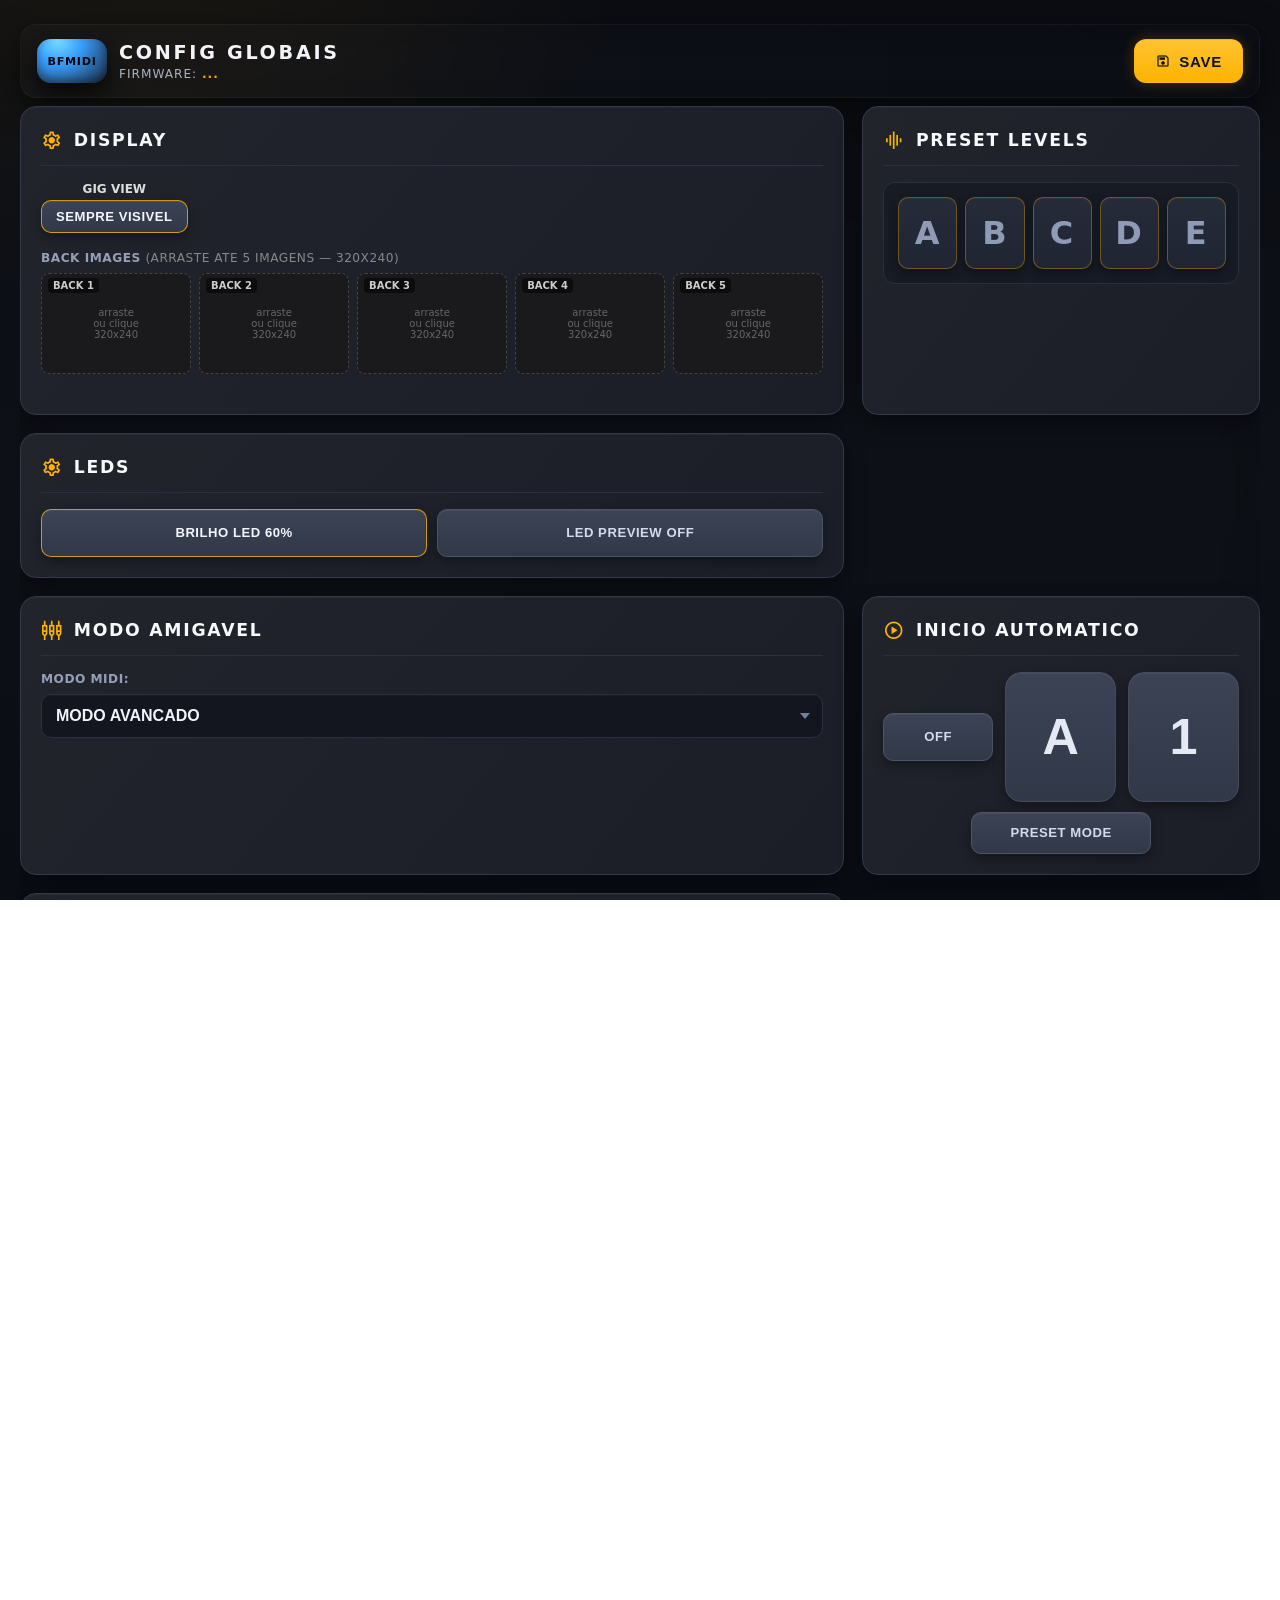
<file: global-config/index.html>
<!DOCTYPE html>
<html lang="pt-br">
<head>
  <meta charset="UTF-8" />
  <meta name="viewport" content="width=device-width, initial-scale=1.0"/>
  <title>BFMIDI - Config Globais</title>
  <link rel="manifest" href="/manifest.json" />
  <meta name="mobile-web-app-capable" content="yes">
  <meta name="apple-mobile-web-app-capable" content="yes">
  <meta name="apple-mobile-web-app-status-bar-style" content="black-translucent">
  <meta name="apple-mobile-web-app-title" content="BFMIDI">
<style>
    :root{
      --bg-body:#121214;
      --bg-sidebar:#1c1c1f;
      --bg-card:#232326;
      --bg-card-inner:#1a1a1d;
      --accent:#FFB300;
      --accent-hover:#ffc400;
      --accent-glow:rgba(255, 179, 0, 0.4);
      --text-primary:#f2f2f2;
      --text-secondary:#a1a1aa;
      --border-subtle:#333336;
      --shadow-card:0 10px 15px -3px rgba(0, 0, 0, 0.5);
      --transition-fast:200ms ease;
      --focus:#ffc400;
      --success:#4CAF50;
      --danger:#ff5c5c;
      --radius:14px; /* Kept from original */
    }

    html,body{
      height:100%;
      margin:0;
      font-family:'Inter',system-ui,-apple-system,BlinkMacSystemFont,"Segoe UI",sans-serif;
      background:var(--bg-body);
      color:var(--text-primary);
      -webkit-font-smoothing:antialiased;
      overflow-x:hidden;
    }

    .page{
      max-width:1040px;
      margin:8px auto 80px auto;
      padding:12px 12px 80px 12px; /* reduz padding lateral para caber melhor em telas menores */
      box-sizing:border-box;
    }

    .header{
      display:flex;
      align-items:center;
      justify-content:space-between;
      gap:16px;
      margin-bottom:8px;
      padding:14px 16px;
      border-radius:16px;
      background:linear-gradient(90deg,rgba(255,255,255,0.02),rgba(255,255,255,0));
      border:1px solid rgba(255,255,255,0.04);
      box-shadow:0 10px 30px rgba(0,0,0,0.55);
      backdrop-filter:blur(10px);
    }

    .brand{
      display:flex;
      align-items:center;
      gap:12px;
    }

    .logo{
      width:70px;
      height:44px;
      border-radius:14px;
      background:radial-gradient(circle at 30% 0%,#7be0ff 0%,#39a0ff 36%,#1b2840 100%);
      display:flex;
      align-items:center;
      justify-content:center;
      font-weight:800;
      letter-spacing:0.06em;
      font-size:0.7rem;
      text-transform:uppercase;
      color:#02060c;
      box-shadow:0 10px 26px rgba(0,0,0,0.75), inset 0 -4px 8px rgba(0,0,0,0.35);
    }

    h1{
      font-size:1.2rem;
      margin:0;
      font-weight:700;
      letter-spacing:0.14em;
    }

    .subtitle{
      color:var(--muted);
      font-size:0.76rem;
      margin-top:3px;
      letter-spacing:0.08em;
      text-transform:uppercase;
    }
    .subtitle .fw-version{
      color:#ffa500;
      font-weight:700;
    }

    .grid{
      display:grid;
      grid-template-columns:1fr;
      gap:18px;
      margin-top:10px; /* aproximar primeiro card do cabeÃƒÂ§alho */
    }

    .card{
      background:var(--bg-card);
      border:1px solid var(--border-subtle);
      border-radius:var(--radius);
      padding:14px;
      box-shadow:var(--shadow-card);
      backdrop-filter:blur(14px);
      box-sizing:border-box;
      width:100%;
      max-width:720px;
      margin:0 auto;
      overflow-x:hidden;
    }

    .form-group { margin-bottom: 20px; text-align: left; }
        .form-group label { display: block; margin-bottom: 8px; font-weight: bold; color: #cccccc; }
        .form-group input[type="number"],
        .form-group input[type="text"],
        .form-group select,
        .form-group input[type="color"] {
            width: 100%;
            padding: 10px;
            border: 1px solid var(--border-subtle);
            border-radius: 5px;
            box-sizing: border-box;
            font-size: 1em;
            background-color: var(--bg-card-inner);
            color: var(--text-primary);
            box-shadow: none;
            transition: border-color var(--transition-fast), box-shadow var(--transition-fast);
        }
        .form-group input[type="number"]:focus,
        .form-group input[type="text"]:focus,
        .form-group select:focus,
        .form-group input[type="color"]:focus { border-color: var(--accent); box-shadow: 0 0 10px var(--accent-glow); outline: none; }
        .form-group input[type="checkbox"] { margin-right: 10px; transform: scale(1.2); }
        .btn {
            padding: 8px 14px;
            border-radius: 10px;
            border: 1px solid var(--border-subtle);
            cursor: pointer;
            font-weight: 600;
            color: var(--text-primary);
            background: var(--bg-card);
            box-shadow: none;
            display: inline-flex;
            align-items: center;
            justify-content: center;
            gap: 6px;
            transition:
              transform var(--transition-fast),
              box-shadow var(--transition-fast),
              background var(--transition-fast),
              color var(--transition-fast),
              border-color var(--transition-fast);
            text-align: center;
            box-sizing: border-box;
            min-width: 150px;
            height: 36px;
        }
        .btn:hover {
            transform: translateY(-2px);
            box-shadow: 0 6px 15px var(--accent-glow);
            background: rgba(255, 179, 0, 0.15);
            border-color: var(--accent);
            color: var(--accent);
        }
        .btn-save {
            background: linear-gradient(180deg,var(--success),#3ca94a);
            color: #fff;
            box-shadow: 0 8px 20px rgba(76,175,80,0.4);
        }
        .btn-reset {
            background: linear-gradient(180deg,#ff5c5c,#ff7a7a);
            color: #071025;
        }
        .btn-reset:hover {
            box-shadow: 0 8px 20px rgba(255,92,92,0.4);
        }
        .live-layer-btn {
            padding: 10px 18px;
            border-radius: 12px;
            border: 1px solid var(--accent);
            background: rgba(255, 179, 0, 0.15);
            color: var(--accent);
            font-weight: 800;
            letter-spacing: 0.06em;
            text-transform: uppercase;
            cursor: pointer;
            min-width: 170px;
            height: 40px;
            box-shadow: none;
            transition:
              transform var(--transition-fast),
              box-shadow var(--transition-fast),
              background var(--transition-fast),
              color var(--transition-fast),
              border-color var(--transition-fast);
        }
        .live-layer-btn:hover {
            transform: translateY(-2px);
            box-shadow: 0 4px 15px var(--accent-glow);
            background: rgba(255, 179, 0, 0.25);
        }
        .live-layer-btn.off {
            border-color: var(--border-subtle);
            color: var(--text-secondary);
            background: var(--bg-card-inner);
            box-shadow: none;
        }
        .live-layer-btn.off:hover {
            background: var(--border-subtle);
            color: var(--text-primary);
            box-shadow: none;
        }
        .color-picker-group { display: flex; align-items: center; gap: 10px; margin-bottom: 5px; }
        .color-picker-group label { flex-basis: 120px; margin-bottom: 0; }
        #statusMessage { margin-top: 20px; font-weight: bold; }
        /* Estilos para o slider de brilho */
        .slider-container {
            display: flex;
            align-items: center;
            gap: 15px;
        }
        .slider-container input[type="range"] {
            flex-grow: 1;
            margin: 0;
            height: 10px; /* Altura da trilha */
            -webkit-appearance: none; /* Remove aparencia padrao no Chrome/Safari */
            appearance: none;
            background: #777777; /* Cor da trilha mais clara */
            border-radius: 5px;
            cursor: pointer;
        }
        .slider-container input[type="range"]::-webkit-slider-thumb {
            -webkit-appearance: none;
            appearance: none;
            width: 20px;
            height: 20px;
            background: #3498db;
            border-radius: 50%;
            cursor: pointer;
        }
        .slider-container input[type="range"]::-moz-range-thumb {
            width: 20px;
            height: 20px;
            background: #3498db;
            border-radius: 50%;
            border: none;
            cursor: pointer;
        }
        .slider-container .slider-value {
            font-weight: bold;
            min-width: 45px;
            text-align: right;
            color: #bbbbbb;
        }
        .tick-marks-container {
            position: relative;
            width: calc(100% - 60px);
            margin-left: 0;
            margin-top: 5px;
            height: 20px;
        }
        .tick-marks {
            display: flex;
            justify-content: space-between;
            padding: 0 5px;
            box-sizing: border-box;
            width: 100%;
        }
        .tick-marks span {
            font-size: 0.8em;
            color: #bbbbbb;
            position: relative;
        }
        .tick-marks span::before {
            content: "|";
            position: absolute;
            top: -8px;
            left: 50%;
            transform: translateX(-50%);
            color: #999999;
        }
        /* RAMPA controls (match preset styles) */
        .extras-group { margin-bottom:12px; padding:12px; background-color: #171a1d; border-radius:6px; border: 3px solid #888; }
        .extras-group h4 { font-size:0.95em; margin:0 0 10px 0; color:#ddd; }
        .spin-slider-container { width: 100%; }
        .spin-slider-container label { display:block; margin-bottom:6px; color:#bbb; font-size:0.9em; }
        .spin-slider { width: 100%; -webkit-appearance: none; appearance: none; height: 12px; border-radius: 8px; background: linear-gradient(180deg, #2e2e2e 0%, #1d1f22 100%); border: 1px solid #494c50; box-shadow: inset 0 3px 6px rgba(0,0,0,0.55); }
        .spin-slider::-webkit-slider-thumb { -webkit-appearance: none; appearance: none; width: 30px; height: 30px; border-radius: 8px; background: linear-gradient(180deg, #9ea3ab 0%, #6e737a 100%); border: 1px solid #cfd4db; box-shadow: inset 0 2px 0 rgba(255,255,255,0.25); cursor: pointer; }
        .spin-slider::-moz-range-thumb { width: 30px; height: 30px; border-radius: 8px; background: linear-gradient(180deg, #9ea3ab 0%, #6e737a 100%); border: 1px solid #cfd4db; box-shadow: inset 0 2px 0 rgba(255,255,255,0.25); cursor: pointer; }
        .single-toggle-button { height: 48px; min-width: 52px; display: inline-flex; align-items: center; justify-content: center; padding: 0 12px; box-sizing: border-box; font-size: 0.95em; background: linear-gradient(180deg, #3b4046 0%, #2b2f33 100%); border: 3px solid #888; color: #d8dde4; cursor: pointer; transition: background 0.12s ease, border-color 0.12s ease, color 0.12s ease; border-radius: 10px; margin-left: 0; }
        .single-toggle-button.active { background: #87CEEB; border-color: #87CEEB; color: #123; }
        .single-toggle-button.cc-mode { border-color: #87CEEB; color: #87CEEB; box-shadow: 0 0 10px rgba(57,160,255,0.45); }
        .single-toggle-button.pc-mode { border-color: #ffcc00; color: #ffcc00; box-shadow: 0 0 10px rgba(255,204,0,0.45); background: transparent; }
        #startToggleBtnCc2_global { width: 100%; max-width: 100%; min-width: 0; white-space: normal; }
        .ramp-toggle-row { display: grid; grid-template-columns: 1fr; gap: 12px; align-items: stretch; }
        .spin-slider { background: linear-gradient(to right, #7fa6e8 0%, #2a2e33 0%); }
        .ramp-grid { display:grid; grid-template-columns: 1fr; gap:14px; }
        .ramp-sliders > .spin-slider-container { margin-bottom: 12px; }
        @media (min-width: 560px) {
            .ramp-grid { grid-template-columns: 2fr 1fr; }
            .ramp-toggle-row { grid-template-columns: 1fr 1fr; }
        }
        .custom-color-selector {
            position: relative;
            display: block; 
            width: 100%;    
        }
        .selected-color-preview {
            width: 100%; 
            height: 38px; 
            border: 1px solid var(--border-subtle);
            border-radius: 5px;
            cursor: pointer;
            box-sizing: border-box;
            background-color: var(--bg-card-inner); 
            display: flex;
            align-items: center;
            justify-content: center;
            box-shadow: none;
            transition: border-color var(--transition-fast), box-shadow var(--transition-fast);
        }
        .custom-color-selector:focus-within .selected-color-preview { border-color: var(--accent); box-shadow: 0 0 10px var(--accent-glow); }
        .selected-color-preview-box { 
            width: calc(100% - 10px);
            height: calc(100% - 10px);
            border: 1px solid #444;
            border-radius: 3px;
        }

        .color-options-panel-overlay {
            display: none;
            position: fixed;
            top: 0;
            left: 0;
            width: 100%;
            height: 100%;
            background-color: rgba(0,0,0,0.3);
            z-index: 90;
            justify-content: center;
            align-items: center;    
        }
        .color-options-panel-overlay.active {
            display: flex;
        }

        .color-options-panel {
            display: none;
            background-color: #3a3f44;
            border: 1px solid #555555;
            border-radius: 10px;
            padding: 15px;
            box-shadow: 0 5px 15px rgba(0,0,0,0.3);
            z-index: 100; 
            display: grid;
            grid-template-columns: repeat(3, auto);
            gap: 12px;
            width: auto; 
            max-width: 200px;
            position: relative;
        }
        .color-options-panel-title {
            grid-column: 1 / -1;
            text-align: center;
            color: #FFFFFF;
            font-weight: bold;
            font-size: 1.1em;
            margin-bottom: 10px;
        }
        .color-options-panel .color-swatch {
            width: 40px;
            height: 40px;
            border: 2px solid #888888;
            border-radius: 6px;
            cursor: pointer;
            transition: transform 0.1s ease, border-color 0.1s ease;
            box-sizing: border-box;
        }
        .color-options-panel .color-swatch:hover {
            transform: scale(1.05);
            border-color: #AACCFF;
        }

        /* Ajuste para o color-picker-group quando usando o novo seletor */
        .color-picker-group .custom-color-selector {
            margin-left: 0px;
        }

        .toggle-switch {
            position: relative;
            display: inline-block;
            width: 75px;
            height: 34px;
            margin-left: 10px;
        }
        .form-group label.toggle-label input[type="checkbox"] {
            opacity: 0;
            width: 0;
            height: 0;
            position: absolute;
        }
        .toggle-slider {
            position: absolute;
            cursor: pointer;
            top: 0;
            left: 0;
            right: 0;
            bottom: 0;
            background-color: #555555;
            border: 2px solid #888888;
            transition: background-color 0.4s, border-color 0.4s;
            border-radius: 34px;
            box-sizing: border-box;
        }

        .toggle-slider:before {
            content: "";
            position: absolute;
            height: 26px; 
            width: 26px;  
            left: 4px;
            top: 50%;
            transform: translateY(-50%);
            background-color: #bbbbbb;
            transition: transform 0.4s, background-color 0.4s;
            border-radius: 50%; 
            z-index: 1;
        }

        .toggle-slider::after {
            content: "OFF";
            position: absolute;
            right: 10px;
            left: auto;
            top: 50%;
            transform: translateY(-50%);
            font-size: 11px;
            font-weight: bold;
            color: #bbbbbb;
            z-index: 0;
            user-select: none;
            -webkit-user-select: none;
            -moz-user-select: none;
            -ms-user-select: none;
        }

        /* ON State */
        .form-group label.toggle-label input[type="checkbox"]:checked + .toggle-switch .toggle-slider {
            background-color: #3498db;
            border-color: #3498db;
        }

        .form-group label.toggle-label input[type="checkbox"]:checked + .toggle-switch .toggle-slider:before {
            background-color: white;
            transform: translate(41px, -50%);
        }

        .form-group label.toggle-label input[type="checkbox"]:checked + .toggle-switch .toggle-slider::after {
            content: "ON";
            color: white;
            left: 12px;
            right: auto;
        }

        .form-group label.toggle-label input[type="checkbox"]:focus + .toggle-switch .toggle-slider {
            box-shadow: 0 0 2px 2px rgba(52, 80, 161, 0.5);
        }
        /* Ajuste para alinhar texto e toggle */
        .form-group label.toggle-label {
            display: flex;
            align-items: center;
            cursor: pointer;
        }
        .form-group label.toggle-label .toggle-text {
            margin-right: 10px;
        }

        /* Estilos para Layout de Cores em Grade/Linhas */
        .color-row {
            display: flex;
            justify-content: center;
            gap: 16px;              /* reduz gap horizontal */
            margin: 8px 4px 14px;   /* aproxima do centro e das bordas do card */
        }
        .color-row:last-of-type {
            margin-bottom: 0;
        }

        .color-grid-item {
            display: flex;
            flex-direction: column;
            align-items: center;  
            min-width: 80px;        /* ligeiramente menor para compactar melhor */
        }

        .color-grid-item label {
            font-weight: bold;
            color: #cccccc;
            margin-bottom: 4px;     /* menos espaÃƒÂ§o entre tÃƒÂ­tulo e seletor */
            font-size: 0.9em;
            text-transform: uppercase;
            text-align: center;
            width: 100%;
        }
        /* Fim dos Estilos para Layout de Cores */

        .settings-section {
            border-radius: var(--radius);
            padding: 15px;
            margin-bottom: 18px;
            background: var(--bg-card-inner);
            border: 1px solid var(--border-subtle);
            box-shadow: var(--shadow-card);
        }
        /* Removidas as cores de fundo individuais em cada seção para unificação visual */
        .section-leds,
        .section-modo,
        .section-levels,
        .section-lock,
        .section-presets,
        .section-swglobal,
        .section-system,
        .section-reset {
            /* estilos combinados na classe principal .settings-section */
        }
        .settings-section h2 {
            font-size: 1.2em;
            color: #e6eef6;
            margin-top: 0;
            margin-bottom: 14px;
            padding-bottom: 6px;
            display: inline-flex;
            align-items: center;
            gap: 8px;
            text-transform: uppercase;
            letter-spacing: 0.06em;
            font-weight: 800;
            border-bottom: none;
        }
        .settings-section h2::before {
            content:'';
            width:10px;
            height:10px;
            border-radius:4px;
            background:var(--accent);
            box-shadow:0 0 10px var(--accent-glow);
        }

        .preset-levels-selector {
            display: flex;
            justify-content: center;
            gap: 10px;
            margin-top: 10px;
        }
        .preset-level-box {
            width: 40px;
            height: 40px;
            display: flex;
            align-items: center;
            justify-content: center;
            border: 2px solid #ff5c5c; /* borda vermelha = desativado */
            border-radius: 5px;
            cursor: pointer;
            font-weight: bold;
            font-size: 1.0em;
            transition:
              background-color 0.16s ease,
              color 0.16s ease,
              border-color 0.16s ease,
              transform 0.05s ease-in-out;
            background-color: #2b2f36; /* fundo escuro = desativado */
            color: #ff5c5c; /* texto vermelho = desativado */
            text-transform: uppercase;
            letter-spacing: 0.04em;
            user-select: none;
        }
        .preset-level-box:active { transform: scale(0.98); }

        .lock-button {
            width: 120px;
            height: 44px;
            font-size: 1.0em;
            letter-spacing: 0.5px;
        }

        /* Estado visual: azul = ativo (igual estilo ON), vermelho = desativado */
        .preset-level-box.selected {
            border-color: #39a0ff;
            background-color: #0b1624;
            color: #39a0ff;
            box-shadow: 0 0 10px rgba(57,160,255,0.55);
        }
        /* LOCK SETUP/GLOBAL: ativo = VERMELHO (alerta), inativo = visual igual PRESET LEVELS (azul) */
        #lockButtonsContainer .preset-level-box {
            /* estado inativo segue o preset padrÃƒÂ£o azul (borda/texto azul, fundo escuro) */
            border-color: #39a0ff;
            color: #39a0ff;
            background-color: #0b1624;
            box-shadow: 0 0 10px rgba(57,160,255,0.0);
        }
        #lockButtonsContainer .preset-level-box.selected {
            /* estado ATIVO invertido para vermelho: destaque de bloqueio */
            border-color: #ff5c5c;
            color: #ff5c5c;
            background-color: #2b2f36;
            box-shadow: 0 0 10px rgba(255,92,92,0.55);
        }

        .switch-config-area {
            padding: 14px 14px 12px 14px;
            margin-top: 12px;
            border-radius: var(--radius);
            background: var(--bg-card);
            border: 1px solid var(--border-subtle);
            box-shadow: var(--shadow-card);
        }
        .switch-config-grid { display: grid; grid-template-columns: 1fr 1fr; gap: 15px; }
        .switch-config-grid-led-start { display: flex; gap: 15px; align-items: flex-end; }
        .switch-config-grid-led-start .led-group { flex: 1; }
        .switch-config-grid-led-start .start-group-inline { display: flex; align-items: flex-end; }
        .switch-config-grid-led-start .start-group-inline .single-toggle-button { height: 44px; white-space: nowrap; width: 170px; min-width: 170px; }
        .switch-config-grid-cc-ch { display: flex; gap: 15px; align-items: stretch; }
        .switch-config-grid-cc-ch .form-group { display: flex; flex-direction: column; }
        .switch-config-grid-cc-ch label { margin-bottom: 6px; }
        .extras-section { padding:15px; margin-top:15px; background-color:#1d2226; border-radius:6px; border: 1px solid rgba(255,255,255,0.06); text-align:left; }
        .extras-section h3 { color: #87CEEB; font-size: 1em; text-transform: uppercase; margin-top:0; margin-bottom:12px; border-bottom: 1px solid #555; padding-bottom: 8px;}
        .extras-grid { display: grid; grid-template-columns: repeat(auto-fit, minmax(180px, 1fr)); gap: 10px; }
        .extras-group { margin-bottom:10px; padding:10px; background-color: #171a1d; border-radius:4px;} 
        .extras-group h4 {font-size:0.9em; margin:0 0 8px 0; color:#ddd;}
        .spin-values-row { display: flex; justify-content: space-between; gap: 8px; margin-bottom: 10px; }
        .spin-value-item { display: flex; flex-direction: column; flex: 1; min-width: 0; }
        .spin-value-item label { margin-bottom: 4px; font-size: 0.8em; color: #bbb; white-space: nowrap; overflow: hidden; text-overflow: ellipsis; }
        .control-inline-group { display: flex; align-items: center; gap: 15px; margin-bottom: 10px; }
        .control-cc-container { flex: 2; min-width: 0; }
        .control-toggle-container { flex: 3; display: flex; flex-direction: column; }
        .control-toggle-container .toggle-label-custom-text { font-size: 0.8em; color: #bbb; margin-bottom: 3px; display: block; }
        .custom-inline-group { display: flex; align-items: center; gap: 15px; margin-bottom: 10px; }
        .custom-value-container { flex: 1; min-width: 0; display: flex; flex-direction: column; }

        /* Estilos para a barra de progresso (copiado de PRESET_CONFIG) */
        .spin-knob-placeholder {
            height: 20px;
            background-color: #2e2e2e;
            border: 1px solid #555555;
            border-radius: 4px;
            margin-top: 5px;
            padding: 2px;
            box-sizing: border-box;
        }
        .spin-knob-progress-bar {
            height: 100%;
            width: 0%; /* Controlado por JS */
            background-color: #87CEEB;
            border-radius: 3px;
            transition: width 0.2s ease-out;
            display: flex;
            align-items: center;
            justify-content: center;
            overflow: hidden;
        }
        .spin-knob-progress-bar span {
            color: #333;
            font-size: 0.75em;
            font-weight: bold;
            white-space: nowrap;
            padding: 0 3px;
        }

        /* BotÃƒÂµes retangulares estilo toggle (para DISPLAY) */
        .rect-toggle-row {
            display: flex;
            flex-wrap: wrap;
            gap: 10px;
        }
        /* Linha DISPLAY (CADEIA / SIGLA FX / BACK) com botÃƒÂµes de mesma largura */
        .display-toggle-row {
            display: flex;
            flex-wrap: nowrap;
            gap: 10px;
        }
        .display-toggle-row .rect-toggle {
            flex: 1 1 0;
            min-width: 0;
        }
        .rect-toggle {
            min-width: 110px;
            padding: 8px 14px;
            border-radius: 10px;
            border: 2px solid #666;
            background: linear-gradient(180deg,#151922,#10141c);
            color: #cfe7ff;
            font-weight: 600;
            font-size: 0.82rem;
            letter-spacing: 0.04em;
            text-transform: uppercase;
            display: inline-flex;
            align-items: center;
            justify-content: center;
            cursor: pointer;
            box-shadow: 0 6px 16px rgba(0,0,0,0.55);
            transition:
              background-color var(--transition-fast),
              border-color var(--transition-fast),
              color var(--transition-fast),
              transform var(--transition-fast),
              box-shadow var(--transition-fast);
        }
        .rect-toggle span {
            pointer-events: none;
        }
        .rect-toggle:hover {
            transform: translateY(-1px);
            box-shadow: 0 10px 22px rgba(0,0,0,0.75);
        }
        /* MOSTRAR TELA FX: azul ON / vermelho OFF -> Amber ON / Gray OFF */
        .rect-toggle-fx-off {
            border-color: var(--border-subtle);
            color: var(--text-secondary);
        }
        .rect-toggle-fx-on {
            border-color: var(--accent);
            color: var(--accent);
        }
        /* SIGLA FX LIVE MODE: roxo/amarelo (hÃƒÂ­brido) */
        .rect-toggle-fx-live {
            border-color: var(--accent);
            color: var(--text-primary);
        }
        /* BACKGROUND: cinza OFF (BACK PADRÃƒÆ’O) / azul ON (BACK COLOR) */
        .rect-toggle-bg-off {
            border-color: var(--border-subtle);
            color: var(--text-secondary);
        }
        .rect-toggle-bg-on {
            border-color: var(--accent);
            color: var(--accent);
        }

        /* Estilos para Dropdown Customizado */
        .custom-select-wrapper {
            position: relative;
            display: block;
            width: 100%;
            font-family: Arial, sans-serif;
        }

        .custom-select-trigger {
            position: relative;
            display: block;
            width: 100%;
            padding: 10px;
            padding-right: 35px;
            font-size: 1em;
            color: var(--text-primary);
            background-color: var(--bg-card-inner);
            border: 1px solid var(--border-subtle);
            border-radius: 5px;
            cursor: pointer;
            box-sizing: border-box;
            overflow: hidden;
            white-space: nowrap;
            text-overflow: ellipsis;
            box-shadow: none;
            transition: border-color var(--transition-fast), box-shadow var(--transition-fast);
        }
        .custom-select-wrapper .custom-select-trigger:focus,
        .custom-select-wrapper.open .custom-select-trigger { border-color: var(--accent); box-shadow: 0 0 10px var(--accent-glow); outline: none; }

        .custom-select-trigger::after {
            content: '';
            position: absolute;
            top: 50%;
            right: 12px;
            transform: translateY(-50%);
            width: 0;
            height: 0;
            border-left: 5px solid transparent;
            border-right: 5px solid transparent;
            border-top: 6px solid #bbbbbb;
            transition: transform 0.2s ease;
        }

        .custom-select-wrapper.open .custom-select-trigger::after {
            transform: translateY(-50%) rotate(180deg);
        }

        .custom-options-panel {
            position: absolute;
            top: calc(100% + 5px);
            left: 0;
            min-width: 100%;
            width: max-content;
            max-width: min(320px, 90vw);
            background: var(--bg-card-inner);
            border: 1px solid var(--border-subtle);
            border-radius: 5px;
            box-shadow: 0 5px 15px rgba(0,0,0,0.5);
            max-height: 250px;
            overflow-y: auto;
            display: none;
            z-index: 1000;
        }

        .custom-select-wrapper.open .custom-options-panel {
            display: block;
        }
        /* While editing/open: list container border becomes orange */
        .custom-select-wrapper.open .custom-options-panel { border-color: var(--focus); }

        .custom-option {
            padding: 10px;
            cursor: pointer;
            color: var(--text-primary);
            font-size: 0.9em;
            transition: background 0.1s;
        }
        .custom-option:hover {
            background: rgba(255, 179, 0, 0.15);
            color: var(--accent);
        }
        .custom-option.selected {
            background-color: rgba(255, 179, 0, 0.25);
            color: var(--accent);
            font-weight: bold;
        }
        .custom-option.separator {
            cursor: default;
            color: rgba(255, 255, 255, 0.45);
            font-size: 0.78em;
            font-weight: bold;
            letter-spacing: 0.08em;
            text-align: center;
            text-transform: uppercase;
            pointer-events: none;
            background: linear-gradient(90deg, transparent 0%, rgba(255,255,255,0.06) 18%, rgba(255,255,255,0.06) 82%, transparent 100%);
        }
        .custom-option.separator:hover {
            background: linear-gradient(90deg, transparent 0%, rgba(255,255,255,0.06) 18%, rgba(255,255,255,0.06) 82%, transparent 100%);
            color: rgba(255, 255, 255, 0.45);
        }

        /* Esconder o select original */
        .custom-select-wrapper select {
            display: none !important;
        }

        .floating-footer-bar {
            position: fixed;
            bottom: 0;
            left: 0;
            width: 100%;
            background-color: rgba(6, 10, 18, 0.97);
            padding: 8px 8px 10px;
            box-shadow: 0 -4px 22px rgba(0,0,0,0.78);
            z-index: 1000;
            display: flex;
            justify-content: center;
            align-items: center;
            backdrop-filter: blur(12px);
            box-sizing: border-box;
        }
        .floating-footer-bar .btn-container {
            width: 100%;
            max-width: 980px;
            margin: 0 auto;
            box-sizing: border-box;
            display: flex;
            align-items: center;
            justify-content: center;
            gap: 4px;
        }
        .floating-footer-bar .btn {
            border-radius: 14px;
            font-weight: 800;
            text-transform: uppercase;
            letter-spacing: 0.05em;
            display: inline-flex;
            align-items: center;
            justify-content: center;
            gap: 8px;
            transition:
              transform var(--transition-fast),
              box-shadow var(--transition-fast),
              background-color var(--transition-fast),
              color var(--transition-fast),
              border-color var(--transition-fast);
            box-sizing: border-box;
            cursor: pointer;
            user-select: none;
            -webkit-user-select: none;
            -moz-user-select: none;
            -ms-user-select: none;
            min-width: 0;
            background: linear-gradient(180deg, rgba(12, 18, 30, 0.95), rgba(6, 10, 18, 0.98));
            box-shadow: 0 0 14px rgba(0,0,0,0.55);
        }
        .floating-footer-bar .btn:hover {
            transform: translateY(-2px);
        }
        .floating-footer-bar .footer-nav-btn {
            width: 76px;
            height: 56px;
            border: 3px solid #6a7180;
            color: #9ea5b3;
            padding: 0;
        }
        .floating-footer-bar .footer-nav-btn svg {
            width: 24px;
            height: 24px;
            display: block;
            pointer-events: none;
        }
        .floating-footer-bar .footer-nav-btn.active {
            border-color: #2cb0ff;
            color: #37a6ff;
            box-shadow: 0 0 18px rgba(44,176,255,0.55);
        }
        .floating-footer-bar .footer-autosave-btn,
        .floating-footer-bar .footer-save-btn {
            height: 56px;
            padding: 0 6px;
            min-width: 84px;
            border: 3px solid;
            font-size: 0.58rem;
            line-height: 1.05;
            min-width: 0;
        }
        .floating-footer-bar .footer-autosave-btn {
            border-color: #ff9f2f;
            color: #ff9f2f;
            min-width: 64px;
            white-space: normal;
            line-height: 0.95;
            gap: 0;
            padding: 3px 5px;
            box-shadow: 0 0 14px rgba(255,159,47,0.42);
        }
        .floating-footer-bar .footer-autosave-btn.active {
            border-color: #ff9f2f;
            color: #ff9f2f;
            box-shadow: 0 0 16px rgba(255,159,47,0.55);
        }
        .floating-footer-bar .footer-autosave-btn:not(.active) {
            color: #9ea5b3;
            border-color: #666c77;
            box-shadow: 0 0 8px rgba(108,113,123,0.26);
        }
        .floating-footer-bar .footer-save-btn {
            width: 76px;
            min-width: 76px;
            max-width: 76px;
            border-color: #00c66a;
            color: #00c66a;
            box-shadow: 0 0 14px rgba(0,198,106,0.45);
            font-size: 0.64rem;
            letter-spacing: 0.02em;
            padding: 0 5px;
        }
        @media (max-width: 520px) {
            .floating-footer-bar {
                padding: 6px 4px 8px;
            }
            .floating-footer-bar .btn-container {
                justify-content: center;
                overflow-x: hidden;
                padding: 0 2px 2px;
                gap: 2px;
            }
            .floating-footer-bar .btn {
                width: auto;
                min-width: 0;
                flex: 0 0 auto;
            }
            .floating-footer-bar .footer-nav-btn {
                width: 56px;
                height: 44px;
            }
            .floating-footer-bar .footer-nav-btn svg {
                width: 20px;
                height: 20px;
            }
            .floating-footer-bar .footer-autosave-btn,
            .floating-footer-bar .footer-save-btn {
                height: 44px;
                min-width: 56px;
                padding: 0 4px;
                font-size: 0.48rem;
            }
            .floating-footer-bar .footer-autosave-btn {
                min-width: 50px;
                line-height: 0.9;
            }
            .floating-footer-bar .footer-save-btn {
                width: 56px;
                min-width: 56px;
                max-width: 56px;
                font-size: 0.54rem;
                padding: 0 3px;
            }
        }

        .btn-reset {
            background: transparent;
            color: #ffffff;
            border: 2px solid #ffffff;
        }

        /* INICIO AUTOMATICO - Botoes unicos */
        .section-autostart {
            border-color: rgba(57,160,255,0.8);
            background: linear-gradient(180deg, rgba(57,160,255,0.16), rgba(7,9,16,1));
        }
        .autostart-single-box {
            width: 48px;
            height: 48px;
            display: flex;
            align-items: center;
            justify-content: center;
            background: linear-gradient(135deg, var(--accent), #1b6abf);
            border: 2px solid var(--accent);
            border-radius: 10px;
            font-size: 1.4rem;
            font-weight: 700;
            color: #fff;
            cursor: pointer;
            transition: all 0.15s ease;
            box-shadow: 0 4px 12px rgba(57,160,255,0.4);
        }
        .autostart-single-box:hover {
            transform: scale(1.05);
            box-shadow: 0 6px 16px rgba(57,160,255,0.6);
        }
        .autostart-single-box:active {
            transform: scale(0.95);
        }

    </style>
    <!-- (Overrides antigos simplificados; DESIGN.md consolidado acima) -->
    <style>
      .save-banner {
        position: fixed;
        top: 12px;
        left: 50%;
        transform: translateX(-50%);
        background-color: #27ae60; /* verde */
        color: #ffffff;
        padding: 16px 28px;
        border-radius: 12px;
        font-weight: bold;
        z-index: 2000;
        box-shadow: 0 6px 18px rgba(0,0,0,0.35);
        opacity: 0;
        transition: opacity 0.12s ease-in-out;
        pointer-events: none;
        display: none;
        font-size: 1.5em;
      }
      .save-banner.show {
        display: block;
        opacity: 1;
      }

      /* Page background + primary text color */
      /* (SubstituÃƒÂ­do pelo novo layout .page/.card semelhante ao SYSTEM_html.h) */

      /* Form inputs: keep sizes, update colors to match theme */
      .form-group input[type="number"],
      .form-group input[type="text"],
      .form-group select,
      .form-group input[type="color"] {
        background: var(--bg-soft);
        border: 1px solid var(--accent);
        color: #e6eef6;
      }

      /* Labels and muted text */
      .form-group label { color: #cfe7ff; }
      #statusMessage { color: var(--muted); }

      /* Buttons: keep same dimensions but use theme colors */
      .btn { background: linear-gradient(180deg,#e6f7ff,#cfeaff); color: #071025; }
      .btn-save { background: linear-gradient(180deg,var(--accent),#7be0ff); color: #071025; }
      .btn-reset { background: linear-gradient(180deg,#ff5c5c,#ff7a7a); color: #071025; }

      /* Small accent for interactive elements */
      .color-options-panel .color-swatch:hover { border-color: rgba(57,160,255,0.35); }

    </style>

    <!-- Minimal theme overrides (cores e fontes apenas) -->
    <style>
      :root{
        --accent: #39a0ff;
        --muted: #aab3bd;
        --glass: rgba(255,255,255,0.03);
        --card-border: rgba(255,255,255,0.03);
        --focus:#ff8800;
      }
      body {
        background: linear-gradient(180deg,#0f1113 0%, #15181a 100%);
        color: #e6eef6;
        font-family: system-ui,-apple-system,BlinkMacSystemFont,"Segoe UI",sans-serif;
      }
      .container {
        background: linear-gradient(180deg, rgba(255,255,255,0.02), rgba(255,255,255,0.01));
        border: 1px solid var(--card-border);
      }
      .form-group label { color: #cfe7ff; }
      .btn { background: linear-gradient(180deg,#e6f7ff,#cfeaff); color:#071025; }
      .btn-save { background: linear-gradient(180deg,var(--accent),#7be0ff); color:#071025; }
      #statusMessage { color: var(--muted); }
    </style>
    <link href="https://fonts.googleapis.com/css2?family=Inter:wght@300;400;500;600;700;800&display=swap" rel="stylesheet" />
    <link href="https://fonts.googleapis.com/css2?family=Material+Symbols+Outlined:wght,FILL@100..700,0..1&display=swap" rel="stylesheet" />
    <link rel="stylesheet" href="../css/visual-refresh-global.css" />
    <script src="../js/parity-bridge-client.js"></script>
</head>
<body>
  <div class="page">
    <div class="header" style="display:flex;align-items:center;justify-content:space-between;gap:12px;flex-wrap:wrap;">
      <div class="brand">
        <div class="logo">BFMiDI</div>
        <div>
          <h1>CONFIG GLOBAIS</h1>
          <div class="subtitle">Firmware: <span id="fwMain" class="fw-version">...</span></div>
        </div>
      </div>
      <div style="display:flex;gap:10px;align-items:center;">
        <button class="btn-top btn-top-accent" type="button" id="btnSalvarTop" onclick="submitGlobalConfig({ force: true })">
          <span class="material-symbols-outlined" style="font-size:1rem;line-height:1;">save</span>
          SAVE
        </button>
      </div>
    </div>

    <script>
      // Corrige placeholder caso o firmware nao seja injetado no HTML bruto
      window.addEventListener('DOMContentLoaded', function () {
        try {
          var fwEl = document.getElementById('fwMain');
          if (!fwEl) return;
          var txt = (fwEl.textContent || fwEl.innerText || '').trim();

          if (!txt || txt === '...' || txt.indexOf('%%') === 0) {
            fetch('/api/system/info')
              .then(function (r) { return r.ok ? r.json() : null; })
              .then(function (info) {
                if (info && info.firmwareVersion) {
                  fwEl.textContent = info.firmwareVersion;
                }
              })
              .catch(function () {});
          }
        } catch (e) {}
      });
    </script>

    <div class="grid">
      <div class="card">
        <form id="globalConfigForm">
            <!-- CARD: DISPLAY -->
            <div class="settings-section section-leds">
                <h2>DISPLAY</h2>

                <!-- Linha de botoes retangulares (DISPLAY: CADEIA / SIGLA FX / BACK PADRAO) -->
                <div class="form-group">
                    <div class="rect-toggle-row display-toggle-row">
                        <!-- SHOW FX: ativa envio MIDI especial em modos HX STOMP / AMPERO X -->
                        <button type="button"
                                id="btnMostrarCadeia"
                                class="rect-toggle rect-toggle-fx-off"
                                data-target-checkbox="mostrarCadeia"
                                style="display:none;">
                            <span>SHOW FX</span>
                        </button>

                        <!-- GIG VIEW (SEMPRE / LIVE MODE) -->
                        <div style="display:flex; flex-direction:column; align-items:center;">
                            <span style="font-weight:bold; color:#ddd; font-size:12px; margin-bottom:4px;">GIG VIEW</span>
                            <button type="button"
                                    id="btnMostrarFxQuando"
                                    class="rect-toggle rect-toggle-fx-on"
                                    data-target-checkbox="mostrarFxQuando">
                                <span id="btnMostrarFxQuandoLabel">SEMPRE VISIVEL</span>
                            </button>
                        </div>

                    </div>
                </div>

                <!-- Checkboxes reais ocultos (compativeis com backend) -->
                <!-- SHOW FX SCREEN (legado): usada para mostrar tela/CADEIA FX em firmwares antigos -->
                <input type="checkbox" id="mostrarTelaFX" name="mostrarTelaFX" style="display:none;">
                <!-- CADEIA: reutiliza a variavel SHOW FX SCREEN existente no firmware -->
                <input type="checkbox" id="mostrarCadeia" name="mostrarCadeia" style="display:none;">
                <!-- FX DISPLAY: modo (SIGLAS/ICONES/OFF) + quando (SEMPRE/LIVE MODE) -->
                <input type="hidden" id="mostrarFxModo" name="mostrarFxModo" value="1">
                <input type="hidden" id="mostrarFxQuando" name="mostrarFxQuando" value="0">

                <!-- BACK IMAGES (drag&drop, ate 5 slots, redimensionadas para a resolucao da placa). No editor externo o upload usa sysex chunked via parity-bridge-host. -->
                <div class="form-group" id="backImagesGroup" style="margin-top:18px;">
                    <label style="display:block; margin-bottom:8px; color:#ddd; font-weight:bold; font-size:13px;">
                        BACK IMAGES <span id="backImagesDimsLabel" style="color:#888; font-weight:normal;">(arraste ate 5 imagens)</span>
                    </label>
                    <div id="backImagesGrid" style="display:grid; grid-template-columns:repeat(5,1fr); gap:8px;">
                        <!-- 5 slots gerados via JS em wireBackImagesUI() -->
                    </div>
                    <div id="backImagesStatus" style="margin-top:6px; font-size:11px; color:#888; min-height:14px;"></div>
                </div>
                <style>
                    .back-img-slot {
                        position: relative;
                        aspect-ratio: 3 / 2;
                        border: 1px dashed #444;
                        border-radius: 8px;
                        background: #1a1a1d;
                        display: flex;
                        align-items: center;
                        justify-content: center;
                        overflow: hidden;
                        cursor: pointer;
                        transition: border-color 0.15s, background 0.15s;
                    }
                    .back-img-slot.drag-over { border-color: #39a0ff; background: rgba(57,160,255,0.08); }
                    .back-img-slot .slot-label {
                        position: absolute; top: 4px; left: 6px;
                        font-size: 10px; font-weight: bold; color: #ccc;
                        background: rgba(0,0,0,0.55); padding: 2px 5px; border-radius: 4px;
                        pointer-events: none;
                    }
                    .back-img-slot .slot-empty {
                        font-size: 10px; color: #666; text-align: center; padding: 0 4px;
                    }
                    .back-img-slot img {
                        width: 100%; height: 100%; object-fit: cover; display: block;
                    }
                    .back-img-slot .slot-del {
                        position: absolute; top: 4px; right: 4px;
                        background: rgba(220,40,40,0.85); color: #fff; border: none;
                        border-radius: 4px; padding: 2px 6px; font-size: 10px; cursor: pointer;
                        display: none;
                    }
                    .back-img-slot.has-image .slot-del { display: block; }
                    .back-img-slot.uploading::after {
                        content: 'enviando...'; position: absolute; inset: 0;
                        display: flex; align-items: center; justify-content: center;
                        background: rgba(0,0,0,0.6); color: #fff; font-size: 11px;
                    }
                </style>
            </div>

            <!-- CARD: LEDS -->
            <div class="settings-section section-leds">
                <h2>LEDS</h2>
                <div class="form-group" style="display:flex; gap:10px;">
                    <button type="button"
                            id="ledBrilhoButton"
                            class="rect-toggle rect-toggle-fx-on"
                            style="flex:1; height:48px;">
                        BRILHO LED 60%
                    </button>

                    <button type="button"
                            id="ledPreviewButton"
                            class="rect-toggle rect-toggle-fx-off"
                            style="flex:1; height:48px;">
                        <span>LED PREVIEW OFF</span>
                    </button>
                    <!-- checkbox oculto para manter compatibilidade com backend -->
                    <input type="checkbox" id="ledPreview" name="ledPreview" style="display:none;">
                </div>
            </div>

            <div class="settings-section section-modo">
                <h2>MODO AMIGAVEL</h2>
                <div class="form-group">
                    <label for="modoMidi">MODO MIDI:</label>
                    <select id="modoMidi" name="modoMidi">
                        <option value="MODO AVANCADO">MODO AVANCADO</option>
                        <option value="" disabled>---- MODOS STANDALONE ----</option>
                        <option value="GLOBAL">GLOBAL</option>
                        <option value="AMPERO AS2">AMPERO AS2</option>
                        <option value="AMPERO MINI">AMPERO MINI</option>
                        <option value="HX STOMP">HX STOMP</option>
                        <option value="A. STAGE 2">A. STAGE 2</option>
                        <option value="GP-200LT">GP-200LT</option>
                        <option value="VALETON GP5">VALETON GP5</option>
                        <option value="POCKET MASTER">POCKET MASTER</option>
                        <option value="TONEX">TONEX</option>
                        <option value="KEMPER PLAYER">KEMPER PLAYER</option>
                        <option value="AMPERO MP350">AMPERO MP350</option>
                        <option value="MX5">MX5</option>
                        <option value="NANO CORTEX">NANO CORTEX</option>
                        <option value="QUAD CORTEX">QUAD CORTEX</option>
                        <option value="SYNERGY AMPS">SYNERGY AMPS</option>
                        <option value="BigSky">BigSky</option>
                        <option value="BlueSky">BlueSky</option>
                        <option value="TimeLine">TimeLine</option>
                        <option value="ELCAPISTAN">ELCAPISTAN</option>
                        <option value="FLINT">FLINT</option>
                        <option value="HX-ONE">HX-ONE</option>
                        <option value="VTR NARCISO">VTR NARCISO</option>
                        <option value="VTR LOKI">VTR LOKI</option>
                        <option value="VTR KAILANI">VTR KAILANI</option>
                        <option value="BFMiDi - Keyboard">BFMiDi - Keyboard</option>
                    </select>
                </div>
                <div id="advMidiChWrap" style="display:none; margin-top:10px;">
                    <div style="display:flex; gap:8px; align-items:center; margin-bottom:6px; font-weight:bold; color:#aaa; font-size:12px; text-transform:uppercase;">
                        <span style="width:60px; text-align:center;">CANAL:</span>
                        <span style="flex:1;">MODO AMIGAVEL</span>
                    </div>
                    <div id="advMidiChRows" style="display:flex; flex-direction:column; gap:6px;">
                        <div style="display:flex; gap:8px; align-items:center;">
                            <div class="custom-select-wrapper" style="width:65px;">
                                <select id="advMidiChNum0" style="text-align:center;"><option value="1">1</option><option value="2">2</option><option value="3">3</option><option value="4">4</option><option value="5">5</option><option value="6">6</option><option value="7">7</option><option value="8">8</option><option value="9">9</option><option value="10">10</option><option value="11">11</option><option value="12">12</option><option value="13">13</option><option value="14">14</option><option value="15">15</option><option value="16">16</option></select>
                            </div>
                            <div class="custom-select-wrapper" style="flex:1;">
                                <select id="advMidiChMode0"></select>
                            </div>
                        </div>
                        <div style="display:flex; gap:8px; align-items:center;">
                            <div class="custom-select-wrapper" style="width:65px;">
                                <select id="advMidiChNum1" style="text-align:center;"><option value="1">1</option><option value="2">2</option><option value="3">3</option><option value="4">4</option><option value="5">5</option><option value="6">6</option><option value="7">7</option><option value="8">8</option><option value="9">9</option><option value="10">10</option><option value="11">11</option><option value="12">12</option><option value="13">13</option><option value="14">14</option><option value="15">15</option><option value="16">16</option></select>
                            </div>
                            <div class="custom-select-wrapper" style="flex:1;">
                                <select id="advMidiChMode1"></select>
                            </div>
                        </div>
                        <div style="display:flex; gap:8px; align-items:center;">
                            <div class="custom-select-wrapper" style="width:65px;">
                                <select id="advMidiChNum2" style="text-align:center;"><option value="1">1</option><option value="2">2</option><option value="3">3</option><option value="4">4</option><option value="5">5</option><option value="6">6</option><option value="7">7</option><option value="8">8</option><option value="9">9</option><option value="10">10</option><option value="11">11</option><option value="12">12</option><option value="13">13</option><option value="14">14</option><option value="15">15</option><option value="16">16</option></select>
                            </div>
                            <div class="custom-select-wrapper" style="flex:1;">
                                <select id="advMidiChMode2"></select>
                            </div>
                        </div>
                        <div style="display:flex; gap:8px; align-items:center;">
                            <div class="custom-select-wrapper" style="width:65px;">
                                <select id="advMidiChNum3" style="text-align:center;"><option value="1">1</option><option value="2">2</option><option value="3">3</option><option value="4">4</option><option value="5">5</option><option value="6">6</option><option value="7">7</option><option value="8">8</option><option value="9">9</option><option value="10">10</option><option value="11">11</option><option value="12">12</option><option value="13">13</option><option value="14">14</option><option value="15">15</option><option value="16">16</option></select>
                            </div>
                            <div class="custom-select-wrapper" style="flex:1;">
                                <select id="advMidiChMode3"></select>
                            </div>
                        </div>
                        <div style="display:flex; gap:8px; align-items:center;">
                            <div class="custom-select-wrapper" style="width:65px;">
                                <select id="advMidiChNum4" style="text-align:center;"><option value="1">1</option><option value="2">2</option><option value="3">3</option><option value="4">4</option><option value="5">5</option><option value="6">6</option><option value="7">7</option><option value="8">8</option><option value="9">9</option><option value="10">10</option><option value="11">11</option><option value="12">12</option><option value="13">13</option><option value="14">14</option><option value="15">15</option><option value="16">16</option></select>
                            </div>
                            <div class="custom-select-wrapper" style="flex:1;">
                                <select id="advMidiChMode4"></select>
                            </div>
                        </div>
                    </div>
                </div>
                <div class="form-group" id="kemperGetNamesWrap" style="display:none; margin-top:10px;">
                    <div style="display:flex; gap:10px; align-items:stretch;">
                        <button type="button" id="kemperGetNamesBtn" class="rect-toggle rect-toggle-fx-off" style="flex:1; height:48px;">
                            <span id="kemperGetNamesLabel">GET NAMES OFF</span>
                        </button>
                        <button type="button" id="kemperRigManagerModeBtn" class="rect-toggle rect-toggle-fx-off" style="flex:1; height:48px;">
                            <span id="kemperRigManagerModeLabel">MODO NORMAL</span>
                        </button>
                    </div>
                    <input type="checkbox" id="kemperGetNames" name="kemperGetNames" style="display:none;">
                    <input type="checkbox" id="kemperRigManagerMode" name="kemperRigManagerMode" style="display:none;">
                </div>


            </div>

            <!-- CARD: INICIO AUTOMATICO -->
            <div class="settings-section section-autostart">
                <h2>INICIO AUTOMATICO</h2>
                <div class="form-group" style="display:flex; align-items:center; justify-content:center; gap:12px;">
                    <button type="button" id="autoStartToggleBtn" class="rect-toggle rect-toggle-fx-off" style="width:90px; height:48px;">
                        <span id="autoStartToggleLabel">OFF</span>
                    </button>
                    <button type="button" id="autoStartRowBtn" class="autostart-single-box">
                        <span id="autoStartRowLabel">A</span>
                    </button>
                    <button type="button" id="autoStartColBtn" class="autostart-single-box">
                        <span id="autoStartColLabel">1</span>
                    </button>
                    <input type="checkbox" id="autoStartEnabled" name="autoStartEnabled" style="display:none;">
                    <input type="hidden" id="autoStartRow" name="autoStartRow" value="0">
                    <input type="hidden" id="autoStartCol" name="autoStartCol" value="0">
                </div>
                <div class="form-group" style="display:flex; align-items:center; justify-content:center; margin-top:10px;">
                    <button type="button" id="autoStartLiveModeBtn" class="rect-toggle rect-toggle-fx-off" style="width:180px; height:42px;">
                        <span id="autoStartLiveModeLabel">PRESET MODE</span>
                    </button>
                    <input type="checkbox" id="autoStartLiveMode" name="autoStartLiveMode" style="display:none;">
                </div>
            </div>

            <div class="settings-section section-levels">
                <h2>PRESET LEVELS</h2>
                <div class="preset-levels-selector" id="presetLevelsContainer">
                    <div class="preset-level-box" data-level="A">A</div>
                    <div class="preset-level-box" data-level="B">B</div>
                    <div class="preset-level-box" data-level="C">C</div>
                    <div class="preset-level-box" data-level="D">D</div>
                    <div class="preset-level-box" data-level="E">E</div>

                </div>
            </div>


            <div class="settings-section section-presets">
                <h2>PRESET LEDS</h2>

                <!-- Toggle LED LETRAS / LED NUMEROS -->
                <div class="form-group" style="margin-bottom: 12px; text-align: center;">
                    <button type="button" id="ledModeToggleButton" class="rect-toggle rect-toggle-fx-on" style="width: 100%; height: 48px;">
                        <span id="ledModeToggleLabel">LED LETRAS</span>
                    </button>
                    <input type="checkbox" id="ledModeNumeros" name="ledModeNumeros" style="display:none;">
                </div>

                <!-- 1a linha: PRESET A, B, C -->
                <div class="color-row">
                    <div class="color-grid-item">
                        <label id="presetALabel">PRESET A:</label>
                        <div class="custom-color-selector">
                            <div id="presetASelectedColorPreview" class="selected-color-preview" tabindex="0">
                                <div id="presetASelectedColorPreviewBox" class="selected-color-preview-box"></div>
                            </div>
                        </div>
                    </div>
                    <div class="color-grid-item">
                        <label id="presetBLabel">PRESET B:</label>
                        <div class="custom-color-selector">
                            <div id="presetBSelectedColorPreview" class="selected-color-preview" tabindex="0">
                                <div id="presetBSelectedColorPreviewBox" class="selected-color-preview-box"></div>
                            </div>
                        </div>
                    </div>
                    <div class="color-grid-item">
                        <label id="presetCLabel">PRESET C:</label>
                        <div class="custom-color-selector">
                            <div id="presetCSelectedColorPreview" class="selected-color-preview" tabindex="0">
                                <div id="presetCSelectedColorPreviewBox" class="selected-color-preview-box"></div>
                            </div>
                        </div>
                    </div>
                </div>

                <!-- 2a linha: PRESET D, PRESET E, PRESET F -->
                <div class="color-row">
                    <div class="color-grid-item">
                        <label id="presetDLabel">PRESET D:</label>
                        <div class="custom-color-selector">
                            <div id="presetDSelectedColorPreview" class="selected-color-preview" tabindex="0">
                                <div id="presetDSelectedColorPreviewBox" class="selected-color-preview-box"></div>
                            </div>
                        </div>
                    </div>
                    <div class="color-grid-item">
                        <label id="presetELabel">PRESET E:</label>
                        <div class="custom-color-selector">
                            <div id="presetESelectedColorPreview" class="selected-color-preview" tabindex="0">
                                <div id="presetESelectedColorPreviewBox" class="selected-color-preview-box"></div>
                            </div>
                        </div>
                    </div>
                    <div class="color-grid-item" id="presetFColorItem" style="display:none;">
                        <label id="presetFLabel">SW 6:</label>
                        <div class="custom-color-selector">
                            <div id="presetFSelectedColorPreview" class="selected-color-preview" tabindex="0">
                                <div id="presetFSelectedColorPreviewBox" class="selected-color-preview-box"></div>
                            </div>
                        </div>
                    </div>
                </div>

            </div>

            <!-- CARD: LIVE MODE -->
            <div class="settings-section section-presets">
                <h2>LIVE MODE</h2>

                <div class="color-row">
                    <div class="color-grid-item">
                        <label>MODO LIVE 1</label>
                        <div class="custom-color-selector">
                            <div id="liveModeSelectedColorPreview" class="selected-color-preview" tabindex="0">
                                <div id="liveModeSelectedColorPreviewBox" class="selected-color-preview-box"></div>
                            </div>
                        </div>
                    </div>
                    <div class="color-grid-item">
                        <label>MODO LIVE 2</label>
                        <div class="custom-color-selector">
                            <div id="liveMode2SelectedColorPreview" class="selected-color-preview" tabindex="0">
                                <div id="liveMode2SelectedColorPreviewBox" class="selected-color-preview-box"></div>
                            </div>
                        </div>
                    </div>
                </div>

                <div class="form-group" style="margin-top: 10px; text-align: center;">
                    <label style="display:block; margin-bottom:6px;">LAYER 2 (LIVE MODE)</label>
                    <button type="button" id="liveLayer2ToggleButton" class="live-layer-btn">
                        <span id="liveLayer2ToggleLabel">Layer 2 ON</span>
                    </button>
                    <input type="checkbox" id="liveLayer2Enabled" name="liveLayer2Enabled" style="display:none;">
                </div>

            </div>

            <div class="settings-section section-swglobal">
                <h2>SW GLOBAL</h2>
                <div class="switch-config-area" id="switchConfigArea">
                    <div class="form-group">
                        <label for="switchMode">Modo:</label>
                        <div class="custom-select-wrapper" data-select-id="switchMode">
                            <select id="switchMode" name="switchMode"></select>
                        </div>
                    </div>
                    <div class="switch-config-grid-led-start">
                        <div class="form-group led-group">
                            <label for="switchLedColorValue">LED:</label>
                            <div class="custom-color-selector">
                                <div id="selectedLedColorPreview" class="selected-color-preview" style="width:100%;" tabindex="0">
                                    <div id="selectedLedColorPreviewBox" class="selected-color-preview-box"></div>
                                </div>
                            </div>
                        </div>
                        <div class="form-group start-group-inline">
                            <input type="checkbox" id="switchStart" name="switchStart" style="display:none;">
                            <button type="button" id="startToggleBtn" class="single-toggle-button" aria-pressed="false">INICIAR DESLIGADO</button>
                        </div>
                    </div>
                    <div class="switch-config-grid-cc-ch">
                        <div class="form-group" id="ccFieldFormGroup" style="width: 80%;">
                            <label for="switchCC">CC:</label>
                            <div class="custom-select-wrapper" data-select-id="switchCC">
                                <select id="switchCC" name="switchCC"></select>
                            </div>
                        </div>
                        <div class="form-group ch-group" style="width: 20%;">
                            <label for="switchChannel">CH:</label>
                            <div class="custom-select-wrapper" data-select-id="switchChannel">
                                <select id="switchChannel" name="switchChannel"></select>
                            </div>
                        </div>
                    </div>
                </div>
                <div id="dynamicModeConfigArea" class="switch-config-area" style="display:none; margin-top: 12px;">
                </div>
            </div>

            <div class="settings-section section-system">
                <h2>CHAMADA DE PRESETS</h2>
                <div class="form-group">
                    <label for="selectModeIndex">SET PRESET (Modo de Selecao):</label>
                    <select id="selectModeIndex" name="selectModeIndex">
                        <option value="0">Modo 1 (Curto/Longo)</option>
                        <option value="1">Modo 2 (Apenas Curto)</option>
                        <option value="2">Modo 3 (Curto p/ Slow)</option>
                    </select>
                </div>
            </div>

            <!-- CARD: PEDAL DE EXPRESSAO (apenas BFMIDI-3 6S) -->
            <div class="settings-section section-exp" style="display:none;">
                <h2>PEDAL DE EXPRESSAO</h2>
                <div class="switch-config-grid-cc-ch" style="margin-bottom:12px;">
                    <div class="form-group" style="width:80%;">
                        <label for="expCC">CC:</label>
                        <div class="custom-select-wrapper" data-select-id="expCC">
                            <select id="expCC" name="expCC"></select>
                        </div>
                    </div>
                    <div class="form-group ch-group" style="width:20%;">
                        <label for="expCanal">CH:</label>
                        <div class="custom-select-wrapper" data-select-id="expCanal">
                            <select id="expCanal" name="expCanal"></select>
                        </div>
                    </div>
                </div>
                <!-- Barra de progresso do pedal -->
                <div style="margin-bottom:12px;">
                    <div style="display:flex; justify-content:space-between; margin-bottom:4px; font-size:0.75rem; color:#888;">
                        <span>0%</span>
                        <span id="expAdcRawLabel" style="color:#aaa;">ADC: --</span>
                        <span>100%</span>
                    </div>
                    <div style="position:relative; height:22px; background:#1a1a1a; border-radius:4px; border:1px solid #333; overflow:hidden;">
                        <div id="expPedalBar" style="height:100%; width:0%; background:linear-gradient(90deg,#2a6edd,#39a0ff); border-radius:4px; transition:width 0.08s linear;"></div>
                        <div style="position:absolute; top:0; left:50%; width:1px; height:100%; background:rgba(255,255,255,0.15); pointer-events:none;"></div>
                    </div>
                </div>
                <div class="form-group" style="display:flex; gap:10px;">
                    <button type="button" id="expCal0Btn" class="rect-toggle rect-toggle-fx-off" style="flex:1; height:48px;">
                        <span id="expCal0Label">CALIBRAR 0%</span>
                    </button>
                    <button type="button" id="expCal100Btn" class="rect-toggle rect-toggle-fx-off" style="flex:1; height:48px;">
                        <span id="expCal100Label">CALIBRAR 100%</span>
                    </button>
                </div>
                <input type="hidden" id="expCalMin" name="expCalMin" value="0">
                <input type="hidden" id="expCalMax" name="expCalMax" value="4095">
            </div>

        </form>
        <div id="statusMessage"></div>
      </div>
    </div>
  </div>
<script>
        function showSavedBanner() {
            const bannerId = 'saveBanner';
            let banner = document.getElementById(bannerId);
            if (!banner) {
                banner = document.createElement('div');
                banner.id = bannerId;
                banner.className = 'save-banner';
                banner.setAttribute('aria-hidden', 'true');
                banner.textContent = 'SALVO!';
                document.body.appendChild(banner);
            }
            banner.classList.add('show');
            banner.setAttribute('aria-hidden', 'false');
            banner.style.display = 'block';
            // Hide after 500ms (fade out quickly)
            setTimeout(() => {
                banner.classList.remove('show');
                banner.setAttribute('aria-hidden', 'true');
                setTimeout(() => { banner.style.display = 'none'; }, 150);
            }, 500);
        }

        const form = document.getElementById('globalConfigForm');
        const statusMessage = document.getElementById('statusMessage');
        const ledBrilhoButton = document.getElementById('ledBrilhoButton');
        let ledBrilho = 3; // 1..5 => 20..100%
        
        const modoMidiSelect = document.getElementById('modoMidi');
        const PRESET_COLORS = [
            { name: "Vermelho", hex: "#FF0000", uint32: 0xFF0000 },
            { name: "Verde",    hex: "#00FF00", uint32: 0x00FF00 },
            { name: "Azul",     hex: "#0000FF", uint32: 0x0000FF },
            { name: "Amarelo",  hex: "#FFFF00", uint32: 0xFFFF00 },
            { name: "Roxo",     hex: "#800080", uint32: 0x800080 },
            { name: "Cyan",     hex: "#00FFFF", uint32: 0x00FFFF },
            { name: "Branco",   hex: "#FFFFFF", uint32: 0xFFFFFF },
            { name: "Laranja",  hex: "#FF5000", uint32: 0xFF5000 }, // 255, 80, 0
            { name: "Magenta",  hex: "#FF0080", uint32: 0xFF0080 }  // 255, 0, 128
        ];
        const modoMidiOptionsValues = ["GLOBAL", "AMPERO AS2", "AMPERO MINI", "HX STOMP", "A. STAGE 2", "GP-200LT", "VALETON GP5", "POCKET MASTER", "TONEX", "KEMPER PLAYER", "AMPERO MP350", "MX5", "NANO CORTEX", "QUAD CORTEX", "MODO AVANCADO", "SYNERGY AMPS", "BigSky", "BlueSky", "TimeLine", "ELCAPISTAN", "FLINT", "HX-ONE", "VTR NARCISO", "VTR LOKI", "VTR KAILANI", "BFMiDi - Keyboard"];
        // Modos amigaveis disponiveis para cada canal no MODO AVANCADO (exclui MODO AVANCADO de si mesmo)
        const advMidiModeOptions = ["GLOBAL", "AMPERO AS2", "AMPERO MINI", "HX STOMP", "A. STAGE 2", "GP-200LT", "VALETON GP5", "POCKET MASTER", "TONEX", "KEMPER PLAYER", "AMPERO MP350", "MX5", "NANO CORTEX", "QUAD CORTEX", "SYNERGY AMPS", "BigSky", "BlueSky", "TimeLine", "ELCAPISTAN", "FLINT", "HX-ONE", "VTR NARCISO", "VTR LOKI", "VTR KAILANI", "BFMiDi - Keyboard"];
        let advMidiChData = [0,0,0,0,0]; // indices into modoMidiOptionsValues (0-13)
        let advMidiChNumData = [1,2,3,4,5]; // MIDI channel numbers (1-16)

        function hexToUint32(hex) {
            return parseInt(hex.replace("#", ""), 16);
        }

        function uint32ToHex(uint32) {
            let hex = uint32.toString(16);
            while (hex.length < 6) {
                hex = "0" + hex;
            }
            return "#" + hex;
        }

                let selectedPresetColorsUint32 = [0,0,0,0,0,0]; // A-E + F (6 para LED NUMEROS)
        let selectedLiveModeColorUint32 = 0;
        let selectedLiveMode2ColorUint32 = 0;
        let selectedSwGlobalLedIndex = 0; // Para a cor do LED do SW Global
        let selectedSwGlobalLed2Index = 0; // Para a cor do LED2 (CC2 longo)
        let presetLevels = [true, true, true, true, true]; // A, B, C, D, E
        let ledModeNumeros = false; // false = LED LETRAS (A-F), true = LED NUMEROS (1-6)

        let swGlobalConfig = {};
        let globalConfigBootstrapping = true;
        let globalAutoSaveTimer = null;
        let globalSaveInFlight = false;
        let globalSaveQueued = false;
        let lastGlobalSavedPayload = '';
        const kemperGetNamesCheckbox = document.getElementById('kemperGetNames');
        const kemperGetNamesButton = document.getElementById('kemperGetNamesBtn');
        const kemperGetNamesLabel = document.getElementById('kemperGetNamesLabel');
        const kemperGetNamesWrap = document.getElementById('kemperGetNamesWrap');
        const kemperRigManagerModeCheckbox = document.getElementById('kemperRigManagerMode');
        const kemperRigManagerModeButton = document.getElementById('kemperRigManagerModeBtn');
        const kemperRigManagerModeLabel = document.getElementById('kemperRigManagerModeLabel');

        function dispatchSyntheticChange(el) {
            if (!el) return;
            el.dispatchEvent(new Event('change', { bubbles: true }));
        }

        function syncKemperGetNamesButton() {
            if (!kemperGetNamesCheckbox || !kemperGetNamesButton || !kemperGetNamesLabel) return;
            const enabled = !!kemperGetNamesCheckbox.checked;
            kemperGetNamesButton.classList.toggle('rect-toggle-fx-on', enabled);
            kemperGetNamesButton.classList.toggle('rect-toggle-fx-off', !enabled);
            kemperGetNamesLabel.textContent = enabled ? 'GET NAMES ON' : 'GET NAMES OFF';
        }

        function syncKemperRigManagerModeButton() {
            if (!kemperRigManagerModeCheckbox || !kemperRigManagerModeButton || !kemperRigManagerModeLabel) return;
            const enabled = !!kemperRigManagerModeCheckbox.checked;
            kemperRigManagerModeButton.classList.toggle('rect-toggle-fx-on', enabled);
            kemperRigManagerModeButton.classList.toggle('rect-toggle-fx-off', !enabled);
            kemperRigManagerModeLabel.textContent = enabled ? 'MODO RECONECT' : 'MODO NORMAL';
        }

        function updateKemperGetNamesVisibility(modoMidi) {
            if (!kemperGetNamesWrap) return;
            kemperGetNamesWrap.style.display = (modoMidi === 'KEMPER PLAYER') ? '' : 'none';
        }

        function buildCustomSelectOption(selectElement, optionNode, wrapper, refreshFn) {
            const customOption = document.createElement('div');
            customOption.classList.add('custom-option');
            customOption.textContent = optionNode.text;
            customOption.dataset.value = optionNode.value;

            if (optionNode.disabled) {
                customOption.classList.add('separator');
                customOption.setAttribute('aria-hidden', 'true');
                return customOption;
            }

            if (optionNode.selected) customOption.classList.add('selected');
            customOption.addEventListener('click', (e) => {
                e.stopPropagation();
                selectElement.value = optionNode.value;
                refreshFn();
                wrapper.classList.remove('open');
                selectElement.dispatchEvent(new Event('change', { bubbles: true }));
            });
            return customOption;
        }

        function initAdvMidiChDropdowns() {
            for (let i = 0; i < 5; i++) {
                const sel = document.getElementById('advMidiChMode' + i);
                if (!sel) continue;
                sel.innerHTML = '';
                advMidiModeOptions.forEach(function(mode, idx) {
                    const opt = document.createElement('option');
                    opt.value = idx;
                    opt.textContent = mode;
                    sel.appendChild(opt);
                });
                sel.value = advMidiChData[i] || 0;
                sel.addEventListener('change', function() {
                    advMidiChData[i] = parseInt(this.value, 10);
                });
                // Channel number dropdown
                const numSel = document.getElementById('advMidiChNum' + i);
                if (numSel) {
                    numSel.value = advMidiChNumData[i] || (i + 1);
                    numSel.addEventListener('change', function() {
                        advMidiChNumData[i] = parseInt(this.value, 10);
                    });
                }
                
                // Inicializa o visual customizado
                if (typeof initializeCustomSelect === 'function') {
                    if (numSel) {
                        initializeCustomSelect(numSel);
                        updateCustomSelectVisual(numSel);
                    }
                    initializeCustomSelect(sel);
                    updateCustomSelectVisual(sel);
                }
            }
        }

        function updateAdvMidiChVisibility(modoMidi) {
            const wrap = document.getElementById('advMidiChWrap');
            if (!wrap) return;
            wrap.style.display = (modoMidi === 'MODO AVANCADO') ? '' : 'none';
        }

        function requestGlobalAutoSave(delayMs = 500) {
            return;
        }

        function buildGlobalConfigPayload() {
            const formData = new FormData(form);
            updateSwGlobalDataFromUI(); // Garante que os dados da UI estao no objeto JS
            return {
                ledBrilho: parseInt(ledBrilho),
                ledPreview: document.getElementById('ledPreview').checked,
                modoMidiIndex: modoMidiOptionsValues.indexOf(formData.get('modoMidi')),
                // SHOW FX SCREEN legado (usado pelo firmware para tela/cadeia FX)
                mostrarTelaFX: document.getElementById('mostrarTelaFX').checked,
                // CADEIA segue o mesmo estado (para uso futuro se necessario)
                mostrarCadeia: document.getElementById('mostrarCadeia').checked,
                // SIGLA FX controla apenas exibicao das siglas FX na MAIN SCREEN (0=OFF, 1=PREVIEW, 2=LIVE MODE)
                mostrarFxModo: parseInt(document.getElementById('mostrarFxModo').value),
                mostrarFxQuando: parseInt(document.getElementById('mostrarFxQuando').value),

                coresPresetConfig: selectedPresetColorsUint32,
                corLiveModeConfig: selectedLiveModeColorUint32,
                corLiveMode2Config: selectedLiveMode2ColorUint32,
                liveLayer2Enabled: document.getElementById('liveLayer2Enabled') ? document.getElementById('liveLayer2Enabled').checked : true,
                kemperGetNames: kemperGetNamesCheckbox ? kemperGetNamesCheckbox.checked : false,
                kemperRigManagerMode: kemperRigManagerModeCheckbox ? kemperRigManagerModeCheckbox.checked : false,
                selectModeIndex: parseInt(formData.get('selectModeIndex')),
                swGlobal: swGlobalConfig, // Adiciona o objeto completo do SW Global
                presetLevels: presetLevels,
                // LED Mode (LETRAS / NUMEROS)
                ledModeNumeros: ledModeNumeros,
                // INICIO AUTOMATICO
                autoStartEnabled: document.getElementById('autoStartEnabled') ? document.getElementById('autoStartEnabled').checked : false,
                autoStartRow: parseInt(document.getElementById('autoStartRow')?.value || 0),
                autoStartCol: parseInt(document.getElementById('autoStartCol')?.value || 0),
                autoStartLiveMode: document.getElementById('autoStartLiveMode') ? document.getElementById('autoStartLiveMode').checked : false,
                advMidiCh: advMidiChData.slice(0, 5),
                advMidiChNum: advMidiChNumData.slice(0, 5),
                expCC: parseInt(document.getElementById('expCC')?.value || 11),
                expCanal: parseInt(document.getElementById('expCanal')?.value || 1)
            };
        }

        function submitGlobalConfig(options = {}) {
            const silent = !!options.silent;
            const force = !!options.force;
            if (!form) return Promise.resolve(false);

            const dataToSave = buildGlobalConfigPayload();
            const payloadKey = JSON.stringify(dataToSave);
            if (!force && payloadKey === lastGlobalSavedPayload) {
                return Promise.resolve(false);
            }

            if (globalSaveInFlight) {
                globalSaveQueued = true;
                return Promise.resolve(false);
            }

            globalSaveInFlight = true;
            if (!silent) {
                statusMessage.textContent = 'Salvando...';
                statusMessage.style.color = 'orange';
            }

            return fetch('/api/global-config/save', {
                method: 'POST',
                headers: {
                    'Content-Type': 'application/json',
                },
                body: JSON.stringify(dataToSave)
            })
            .then(response => response.json())
            .then(result => {
                if (result.success) {
                    lastGlobalSavedPayload = payloadKey;
                    if (!silent) {
                        statusMessage.textContent = 'Configuracoes salvas com sucesso!';
                        statusMessage.style.color = 'green';
                        setTimeout(() => { statusMessage.textContent = ''; }, 5000);
                    }
                    setTimeout(() => {
                        showSavedBanner();
                    }, 100);
                    return true;
                }

                statusMessage.textContent = 'Erro ao salvar: ' + (result.message || 'Erro desconhecido.');
                statusMessage.style.color = 'red';
                setTimeout(() => { statusMessage.textContent = ''; }, 5000);
                return false;
            })
            .catch(error => {
                console.error('Erro ao salvar configuracoes:', error);
                statusMessage.textContent = 'Erro de comunicacao ao salvar.';
                statusMessage.style.color = 'red';
                setTimeout(() => { statusMessage.textContent = ''; }, 5000);
                return false;
            })
            .finally(() => {
                globalSaveInFlight = false;
                if (globalSaveQueued) {
                    globalSaveQueued = false;
                    submitGlobalConfig({ silent: true });
                }
            });
        }

        function normalizeSwGlobalConfig(cfg) {
            if (!cfg) return {};
            if (cfg.spin_send_pc === undefined) cfg.spin_send_pc = false;
            if (cfg.cc2 === undefined) cfg.cc2 = 0;
            if (cfg.tap_mode2 === undefined) cfg.tap_mode2 = false;
            if (cfg.start_value_cc2 === undefined) cfg.start_value_cc2 = false;
            if (cfg.canal_cc2 === undefined && cfg.cc2_ch !== undefined) {
                const ch = parseInt(cfg.cc2_ch, 10);
                if (!Number.isNaN(ch)) cfg.canal_cc2 = ch;
            }
            if (cfg.cc2_ch === undefined && cfg.canal_cc2 !== undefined) {
                const ch = parseInt(cfg.canal_cc2, 10);
                if (!Number.isNaN(ch)) cfg.cc2_ch = ch;
            }
            if (cfg.led2 === undefined) cfg.led2 = 0;
            if ((cfg.modo >= 19 && cfg.modo <= 21) || (cfg.modo >= 41 && cfg.modo <= 43)) {
                cfg.modo = 1;
                cfg.spin_send_pc = true;
            }
            return cfg;
        }

        function syncSpinSendPcGlobal(desiredValue, isSpinMode = true) {
            const cb = document.getElementById('spinSendPcToggle_global');
            const btn = document.getElementById('spinSendPcBtn_global');
            if (!cb || !btn) return;
            if (typeof desiredValue === 'boolean') cb.checked = desiredValue;
            const ccField = document.getElementById('ccFieldFormGroup');
            if (cb.checked) {
                btn.classList.add('active', 'pc-mode');
                btn.classList.remove('cc-mode');
                btn.setAttribute('aria-pressed','true');
                btn.textContent = 'ENVIAR PC';
                if (isSpinMode && ccField) ccField.style.display = 'none';
            } else {
                btn.classList.add('cc-mode');
                btn.classList.remove('pc-mode');
                btn.classList.remove('active');
                btn.setAttribute('aria-pressed','false');
                btn.textContent = 'ENVIAR CC';
                if (ccField) ccField.style.display = 'block';
            }
        }

        const MODE_OPTIONS_WEB = [
            { value: 0, text: "STOMP" }, { value: 1, text: "SPIN1" }, 
            { value: 4, text: "RAMPA" }, { value: 10, text: "CUSTOM1" }, 
            { value: 17, text: "FAVORITE" },
            { value: 18, text: "TAP TEMPO" }
        ];

        function createCustomColorSelector(previewId, panelId, colorArray, storageUpdateCallback, initialColorValue, isIndexBased = false) {
            const previewElement = document.getElementById(previewId); 
            const previewBoxElement = previewElement.querySelector('.selected-color-preview-box');

            let overlayElement = document.getElementById(panelId + '-overlay');
            if (!overlayElement) {
                overlayElement = document.createElement('div');
                overlayElement.id = panelId + '-overlay';
                overlayElement.classList.add('color-options-panel-overlay');
                document.body.appendChild(overlayElement);

                const panelElement = document.createElement('div');
                panelElement.id = panelId;
                panelElement.classList.add('color-options-panel');
                overlayElement.appendChild(panelElement);
            }
            const panelElement = overlayElement.querySelector('.color-options-panel');

            panelElement.innerHTML = '';
            const titleElement = document.createElement('div');
            titleElement.classList.add('color-options-panel-title');
            titleElement.textContent = 'SELECIONE A COR';
            panelElement.appendChild(titleElement);

            colorArray.forEach((color, index) => {
                const swatch = document.createElement('div');
                swatch.classList.add('color-swatch');
                swatch.style.backgroundColor = color.hex;
                swatch.dataset.value = isIndexBased ? index : color.uint32;
                swatch.title = color.name;

                swatch.addEventListener('click', (event) => {
                    event.stopPropagation();
                    const valueToStore = isIndexBased ? index : color.uint32;
                    if (previewBoxElement) {
                        previewBoxElement.style.backgroundImage = `linear-gradient(to right, black 2%, ${color.hex} 50%, black 98%)`;
                    } else {
                        previewElement.style.backgroundImage = `linear-gradient(to right, black 2%, ${color.hex} 50%, black 98%)`;
                    }
                    storageUpdateCallback(valueToStore);
                    requestGlobalAutoSave(220);
                    overlayElement.classList.remove('active');
                });
                panelElement.appendChild(swatch);
            });

            previewElement.addEventListener('click', (event) => {
                event.stopPropagation();
                // Close other open panels first
                document.querySelectorAll('.color-options-panel-overlay.active').forEach(openOverlay => {
                    if (openOverlay !== overlayElement) {
                        openOverlay.classList.remove('active');
                    }
                });
                // Toggle the current panel
                overlayElement.classList.toggle('active');
            });

            const initialColor = isIndexBased 
                ? (colorArray[initialColorValue] || colorArray[0])
                : (colorArray.find(c => c.uint32 === initialColorValue) || colorArray[0]);
            
            if (previewBoxElement) {
                previewBoxElement.style.backgroundImage = `linear-gradient(to right, black 2%, ${initialColor.hex} 50%, black 98%)`;
            } else {
                previewElement.style.backgroundImage = `linear-gradient(to right, black 2%, ${initialColor.hex} 50%, black 98%)`;
            }
            storageUpdateCallback(isIndexBased ? (colorArray.indexOf(initialColor)) : initialColor.uint32);
        }

        document.addEventListener('click', function(event) {
            // Close any active overlay if the click is outside of its panel
            document.querySelectorAll('.color-options-panel-overlay.active').forEach(openOverlay => {
                const panel = openOverlay.querySelector('.color-options-panel');
                if (panel && !panel.contains(event.target) && !event.target.closest('.selected-color-preview')) {
                     openOverlay.classList.remove('active');
                }
            });
        });

        function initializeCustomSelect(selectElement) {
            if (!selectElement) return;
            
            // Find the wrapper. The HTML might already have it.
            let wrapper = selectElement.closest('.custom-select-wrapper');
            
            // If the wrapper already has the trigger, it's initialized.
            if (wrapper && wrapper.querySelector('.custom-select-trigger')) {
                return;
            }

            // If no wrapper, create one and move the select inside.
            if (!wrapper) {
                wrapper = document.createElement('div');
                wrapper.classList.add('custom-select-wrapper');
                selectElement.parentNode.insertBefore(wrapper, selectElement);
                wrapper.appendChild(selectElement);
            }

            const trigger = document.createElement('div');
            trigger.classList.add('custom-select-trigger');
            wrapper.appendChild(trigger);

            const optionsPanel = document.createElement('div');
            optionsPanel.classList.add('custom-options-panel');
            wrapper.appendChild(optionsPanel);

            function updateTriggerText() {
                const selectedOption = selectElement.options[selectElement.selectedIndex];
                trigger.textContent = selectedOption ? selectedOption.text : '';
                const currentCustomSelected = optionsPanel.querySelector('.custom-option.selected');
                if (currentCustomSelected) currentCustomSelected.classList.remove('selected');
                const newCustomSelected = Array.from(optionsPanel.children).find(opt => opt.dataset.value === selectElement.value);
                if (newCustomSelected) newCustomSelected.classList.add('selected');
            }

            Array.from(selectElement.options).forEach(optionNode => {
                optionsPanel.appendChild(buildCustomSelectOption(selectElement, optionNode, wrapper, updateTriggerText));
            });

            trigger.addEventListener('click', (e) => {
                e.stopPropagation();
                // Fecha outros dropdowns abertos
                document.querySelectorAll('.custom-select-wrapper.open').forEach(openWrapper => {
                    if (openWrapper !== wrapper) {
                        openWrapper.classList.remove('open');
                    }
                });
                // Alterna o estado do dropdown atual
                wrapper.classList.toggle('open');
            });

            updateTriggerText();
        }

        document.addEventListener('click', function(event) {
            document.querySelectorAll('.custom-select-wrapper.open').forEach(openWrapper => {
                if (!openWrapper.contains(event.target)) {
                    openWrapper.classList.remove('open');
                }
            });
            document.querySelectorAll('.color-options-panel-overlay.active').forEach(openOverlay => {
                if (event.target === openOverlay) {
                    openOverlay.style.display = 'none';
                    openOverlay.classList.remove('active');
                }
            });
        });

        window.addEventListener('load', () => {
            if (modoMidiSelect) initializeCustomSelect(modoMidiSelect);
            initializeSwGlobalFields();

            fetch('/api/global-config/read')
                .then(response => response.json())
                .then(data => {
                    ledBrilho = data.ledBrilho || 3;
                    if (ledBrilhoButton) {
                        const pct = ledBrilho * 20;
                        ledBrilhoButton.textContent = 'BRILHO LED ' + pct + '%';
                    }

                    const ledPreviewCheckbox = document.getElementById('ledPreview');
                    const ledPreviewButton = document.getElementById('ledPreviewButton');
                    if (ledPreviewCheckbox && ledPreviewButton) {
                        ledPreviewCheckbox.checked = !!data.ledPreview;
                        syncLedPreviewButton();
                    }
                    if (modoMidiSelect) {
                        modoMidiSelect.value = modoMidiOptionsValues[data.modoMidiIndex];
                        updateCustomSelectVisual(modoMidiSelect);
                        // Atualiza visibilidade do botao SHOW FX baseado no modo MIDI
                        updateShowFxButtonVisibility(modoMidiSelect.value);
                        if (kemperGetNamesCheckbox) {
                            kemperGetNamesCheckbox.checked = !!data.kemperGetNames;
                            syncKemperGetNamesButton();
                        }
                        if (kemperRigManagerModeCheckbox) {
                            kemperRigManagerModeCheckbox.checked = !!data.kemperRigManagerMode;
                            syncKemperRigManagerModeButton();
                        }
                        updateKemperGetNamesVisibility(modoMidiSelect.value);
                        // MODO AVANCADO: carrega dados per-channel
                        if (data.advMidiCh && Array.isArray(data.advMidiCh)) {
                            for (let i = 0; i < 5; i++) {
                                advMidiChData[i] = (typeof data.advMidiCh[i] === 'number') ? data.advMidiCh[i] : 0;
                            }
                        }
                        if (data.advMidiChNum && Array.isArray(data.advMidiChNum)) {
                            for (let i = 0; i < 5; i++) {
                                advMidiChNumData[i] = (typeof data.advMidiChNum[i] === 'number') ? data.advMidiChNum[i] : (i + 1);
                            }
                        }
                        initAdvMidiChDropdowns();
                        updateAdvMidiChVisibility(modoMidiSelect.value);
                        // Adiciona listener para mudanca de modo MIDI
                        modoMidiSelect.addEventListener('change', function() {
                            updateShowFxButtonVisibility(this.value);
                            updateKemperGetNamesVisibility(this.value);
                            updateAdvMidiChVisibility(this.value);
                        });
                    }
                    // Estado inicial CADEIA: usa SHOW FX SCREEN legado (mostrarTelaFX)
                    const mostrarTelaFxCheckbox = document.getElementById('mostrarTelaFX');
                    const mostrarCadeiaCheckbox = document.getElementById('mostrarCadeia');
                    const btnMostrarCadeia = document.getElementById('btnMostrarCadeia');
                    if (mostrarTelaFxCheckbox && mostrarCadeiaCheckbox && btnMostrarCadeia) {
                        // MantÃ©m compatibilidade: back-end jÃ¡ usa mostrarTelaFX (SHOW FX SCREEN)
                        const initial = !!data.mostrarTelaFX;
                        mostrarTelaFxCheckbox.checked = initial;
                        mostrarCadeiaCheckbox.checked = initial;

                        if (initial) {
                            btnMostrarCadeia.classList.remove('rect-toggle-fx-off');
                            btnMostrarCadeia.classList.add('rect-toggle-fx-on');
                        } else {
                            btnMostrarCadeia.classList.remove('rect-toggle-fx-on');
                            btnMostrarCadeia.classList.add('rect-toggle-fx-off');
                        }

                        btnMostrarCadeia.addEventListener('click', function () {
                            const next = !mostrarCadeiaCheckbox.checked;
                            mostrarCadeiaCheckbox.checked = next;
                            mostrarTelaFxCheckbox.checked = next; // mantÃ©m SHOW FX SCREEN em sync

                            if (next) {
                                btnMostrarCadeia.classList.remove('rect-toggle-fx-off');
                                btnMostrarCadeia.classList.add('rect-toggle-fx-on');
                            } else {
                                btnMostrarCadeia.classList.remove('rect-toggle-fx-on');
                                btnMostrarCadeia.classList.add('rect-toggle-fx-off');
                            }
                            dispatchSyntheticChange(mostrarCadeiaCheckbox);
                            dispatchSyntheticChange(mostrarTelaFxCheckbox);
                        });
                    }

                    // Estado inicial MOSTRAR SIGLA FX NO DISPLAY (3 ESTADOS)
                    // 0 = OFF (vermelho), 1 = PREVIEW (azul/sempre mostra), 2 = LIVE MODE (roxo/hÃ­brido)
                    const mostrarSiglaFxInput = document.getElementById('mostrarSiglaFX');
                    const btnMostrarSiglaFx = document.getElementById('btnMostrarSiglaFx');
                    if (mostrarSiglaFxInput && btnMostrarSiglaFx) {
                        // ObtÃ©m valor inicial do backend (0, 1 ou 2)
                        let siglaFxState = 1; // default PREVIEW
                        if (typeof data.mostrarSiglaFX === 'number') {
                            siglaFxState = data.mostrarSiglaFX;
                        } else if (typeof data.mostrarSiglaFX === 'boolean') {
                            siglaFxState = data.mostrarSiglaFX ? 1 : 0;
                        }
                        // Garante que o valor estÃ¡ entre 0-2
                        if (siglaFxState < 0 || siglaFxState > 2) siglaFxState = 1;
                        mostrarSiglaFxInput.value = siglaFxState;

                        function syncSiglaFxUI() {
                            const state = parseInt(mostrarSiglaFxInput.value);
                            const span = btnMostrarSiglaFx.querySelector('span') || btnMostrarSiglaFx;
                            
                            // Remove todas as classes
                            btnMostrarSiglaFx.classList.remove('rect-toggle-fx-off', 'rect-toggle-fx-on', 'rect-toggle-fx-live');
                            
                            if (state === 0) {
                                // OFF - vermelho
                                btnMostrarSiglaFx.classList.add('rect-toggle-fx-off');
                                span.textContent = 'SIGLA FX OFF';
                            } else if (state === 1) {
                                // PREVIEW - azul (sempre mostra)
                                btnMostrarSiglaFx.classList.add('rect-toggle-fx-on');
                                span.textContent = 'SIGLA FX PREVIEW';
                            } else { // state === 2
                                // LIVE MODE - roxo/amarelo (hÃ­brido)
                                btnMostrarSiglaFx.classList.add('rect-toggle-fx-live');
                                span.textContent = 'SIGLA FX LIVE MODE';
                            }
                        }

                        syncSiglaFxUI();

                        btnMostrarSiglaFx.addEventListener('click', function () {
                            // Cicla: 0 -> 1 -> 2 -> 0
                            let currentState = parseInt(mostrarSiglaFxInput.value);
                            currentState = (currentState + 1) % 3;
                            mostrarSiglaFxInput.value = currentState;
                            syncSiglaFxUI();
                        });

                        // Debug opcional: mostra no console o estado carregado
                        console.log('[SIGLA FX] loaded from backend:', data.mostrarSiglaFX, '-> using:', siglaFxState);
                    }

                    // FX DISPLAY (novo): 2 botões
                    // - MODO: SIGLAS / ICONES / OFF  (0=OFF, 1=SIGLAS, 2=ICONES)
                    // - QUANDO: SEMPRE VISIVEL / LIVE MODE / NUNCA (0=SEMPRE, 1=LIVE MODE, 2=NUNCA)
                    (function initFxDisplayButtons() {
                        const fxModoInput = document.getElementById('mostrarFxModo');
                        const fxQuandoInput = document.getElementById('mostrarFxQuando');
                        const btnFxModo = document.getElementById('btnMostrarFxModo');
                        const btnFxQuando = document.getElementById('btnMostrarFxQuando');
                        const btnFxQuandoLabel = document.getElementById('btnMostrarFxQuandoLabel');
                        // Make btnFxModo optional
                        if (!fxModoInput || !fxQuandoInput || !btnFxQuando) return;

                        let fxModo = (typeof data.mostrarFxModo === 'number') ? data.mostrarFxModo : 1;
                        let fxQuando = (typeof data.mostrarFxQuando === 'number') ? data.mostrarFxQuando : 0;

                        // Fallback: legado mostrarSiglaFX (0=NUNCA, 1=SEMPRE, 2=LIVE MODE)
                        if (data.mostrarFxModo === undefined || data.mostrarFxQuando === undefined) {
                            let legacy = null;
                            if (typeof data.mostrarSiglaFX === 'number') legacy = data.mostrarSiglaFX;
                            else if (typeof data.mostrarSiglaFX === 'boolean') legacy = data.mostrarSiglaFX ? 1 : 0;

                            if (legacy !== null) {
                                // Converte: 0=NUNCA->quando=2, 1=SEMPRE->quando=0, 2=LIVE->quando=1
                                fxModo = 1; // SIGLAS (sempre ativo)
                                if (legacy === 0) {
                                    fxQuando = 2; // NUNCA
                                } else if (legacy === 2) {
                                    fxQuando = 1; // LIVE MODE
                                } else {
                                    fxQuando = 0; // SEMPRE
                                }
                            }
                        }

                        if (fxModo < 0 || fxModo > 2) fxModo = 1;
                        if (fxQuando < 0 || fxQuando > 2) fxQuando = 0;

                        fxModoInput.value = fxModo;
                        fxQuandoInput.value = fxQuando;

                        function syncFxUI() {
                            const modo = parseInt(fxModoInput.value);
                            const quando = parseInt(fxQuandoInput.value);

                            if (btnFxModo) {
                                const spanModo = btnFxModo.querySelector('span') || btnFxModo;
                                btnFxModo.classList.remove('rect-toggle-fx-off', 'rect-toggle-fx-on', 'rect-toggle-fx-live');
                                if (modo === 0) {
                                    btnFxModo.classList.add('rect-toggle-fx-off');
                                    spanModo.textContent = 'OFF';
                                } else if (modo === 1) {
                                    btnFxModo.classList.add('rect-toggle-fx-on');
                                    spanModo.textContent = 'SIGLAS';
                                } else {
                                    btnFxModo.classList.add('rect-toggle-fx-live');
                                    spanModo.textContent = 'ICONES';
                                }
                            }

                            btnFxQuando.classList.remove('rect-toggle-fx-on', 'rect-toggle-fx-live', 'rect-toggle-fx-off');
                            if (btnFxQuandoLabel) {
                                if (quando === 0) {
                                    btnFxQuando.classList.add('rect-toggle-fx-on');
                                    btnFxQuandoLabel.textContent = 'SEMPRE VISIVEL';
                                } else if (quando === 1) {
                                    btnFxQuando.classList.add('rect-toggle-fx-live');
                                    btnFxQuandoLabel.textContent = 'LIVE MODE';
                                } else {
                                    // quando === 2 -> NUNCA
                                    btnFxQuando.classList.add('rect-toggle-fx-off');
                                    btnFxQuandoLabel.textContent = 'NUNCA';
                                }
                            }

                            // Only disable if btnFxModo exists AND mode is 0. If btnFxModo is gone, assume we want control.
                            const disabled = btnFxModo ? (modo === 0) : false;
                            btnFxQuando.disabled = disabled;
                            btnFxQuando.style.opacity = disabled ? '0.55' : '1';
                        }

                        syncFxUI();

                        if (btnFxModo) {
                            btnFxModo.addEventListener('click', function () {
                                // SIGLAS -> ICONES -> OFF -> SIGLAS
                                let current = parseInt(fxModoInput.value);
                                if (current === 1) current = 2;
                                else if (current === 2) current = 0;
                                else current = 1;
                                fxModoInput.value = current;
                                syncFxUI();
                                dispatchSyntheticChange(fxModoInput);
                            });
                        }

                        btnFxQuando.addEventListener('click', function () {
                            if (btnFxQuando.disabled) return;
                            let current = parseInt(fxQuandoInput.value);
                            // Ciclo: SEMPRE (0) -> LIVE MODE (1) -> NUNCA (2) -> SEMPRE (0)
                            current = (current + 1) % 3;
                            fxQuandoInput.value = current;
                            syncFxUI();
                            dispatchSyntheticChange(fxQuandoInput);
                        });
                    })();

                    // Carrega cores dos presets (A-E + F para LED NUMEROS = 6 cores)
                    ['A', 'B', 'C', 'D', 'E', 'F'].forEach((presetLetter, index) => {
                        createCustomColorSelector(
                            'preset' + presetLetter + 'SelectedColorPreview',
                            'preset' + presetLetter + 'ColorOptionsPanel',
                            PRESET_COLORS,
                            (colorUint32) => { selectedPresetColorsUint32[index] = colorUint32; },
                            data.coresPresetConfig ? data.coresPresetConfig[index] : 0,
                            false // isIndexBased = false
                        );
                    });

                    // Carrega cores do Live Mode
                    createCustomColorSelector(
                        'liveModeSelectedColorPreview',
                        'liveModeColorOptionsPanel',
                        PRESET_COLORS,
                        (colorUint32) => { selectedLiveModeColorUint32 = colorUint32; },
                        data.corLiveModeConfig,
                        false // isIndexBased = false
                    );
                    createCustomColorSelector(
                        'liveMode2SelectedColorPreview',
                        'liveMode2ColorOptionsPanel',
                        PRESET_COLORS,
                        (colorUint32) => { selectedLiveMode2ColorUint32 = colorUint32; },
                        data.corLiveMode2Config,
                        false // isIndexBased = false
                    );

                    // Estado inicial: LIVE Layer2 ON/OFF
                    const liveLayer2Checkbox = document.getElementById('liveLayer2Enabled');
                    const liveLayer2Button = document.getElementById('liveLayer2ToggleButton');
                    const liveLayer2Label = document.getElementById('liveLayer2ToggleLabel');
                    if (liveLayer2Checkbox && liveLayer2Button && liveLayer2Label) {
                        liveLayer2Checkbox.checked = (typeof data.liveLayer2Enabled === 'boolean') ? !!data.liveLayer2Enabled : false;
                        const syncLiveLayer2Button = () => {
                            const enabled = liveLayer2Checkbox.checked;
                            liveLayer2Label.textContent = enabled ? 'Layer 2 ON' : 'Layer 2 OFF';
                            liveLayer2Button.classList.toggle('off', !enabled);
                        };
                        syncLiveLayer2Button();
                        liveLayer2Button.addEventListener('click', () => {
                            liveLayer2Checkbox.checked = !liveLayer2Checkbox.checked;
                            syncLiveLayer2Button();
                            dispatchSyntheticChange(liveLayer2Checkbox);
                        });
                    }

                    swGlobalConfig = normalizeSwGlobalConfig(data.swGlobal || {}); // Carrega o objeto swGlobal

                    // Esconde card SW GLOBAL para placas que nao tem TAP_FULL (7S e 4S)
                    const boardName = data.boardName || '';
                    const boards7S = ['BFMIDI-1 7S_A1', 'BFMIDI-1 7S_B1', 'BFMIDI-1 7S_C1', 'BFMIDI-2 7S', 'BFMIDI-1 4S', 'BFMIDI-3 7S'];
                    const swGlobalSection = document.querySelector('.section-swglobal');
                    if (swGlobalSection) {
                        if (boards7S.includes(boardName)) {
                            swGlobalSection.style.display = 'block';
                            loadSwGlobalDataToUI();
                        } else {
                            swGlobalSection.style.display = 'none';
                        }
                    }

                    // Mostra card PEDAL DE EXPRESSAO apenas para BFMIDI-3 6S
                    const expSection = document.querySelector('.section-exp');
                    if (expSection) {
                        if (boardName === 'BFMIDI-3 6S') {
                            expSection.style.display = 'block';
                            initExpPedalCard(data);
                        } else {
                            expSection.style.display = 'none';
                        }
                    }

                    // Carrega LED Mode (LETRAS / NUMEROS)
                    ledModeNumeros = !!data.ledModeNumeros;
                    updateLedModeToggleUI();
                    attachLedModeToggleHandler();

                    const selectModeSelect = document.getElementById('selectModeIndex');
                    if (selectModeSelect) {
                        selectModeSelect.value = data.selectModeIndex;
                        updateCustomSelectVisual(selectModeSelect);
                    }

                    // Carrega niveis de preset
                    if (data.presetLevels) {
                        presetLevels = data.presetLevels;
                        updatePresetLevelButtons();
                    }

                    // Carrega configuracao de INICIO AUTOMATICO
                    initAutoStartUI(data);

                    // Baseline para deduplicar autosave sem gravar na carga inicial
                    lastGlobalSavedPayload = JSON.stringify(buildGlobalConfigPayload());
                    globalConfigBootstrapping = false;
                })
                .catch(error => {
                    console.error('Erro ao carregar configuracoes globais:', error);
                    statusMessage.textContent = 'Erro ao carregar configuracoes.';
                    statusMessage.style.color = 'red';
                    globalConfigBootstrapping = false;
                });
        });

        // Funcao para mostrar/ocultar botao SHOW FX baseado no modo MIDI
        // Visivel apenas para: AMPERO AS2, A. STAGE 2, AMPERO MP350, HX STOMP
        function updateShowFxButtonVisibility(modoMidi) {
            const btnMostrarCadeia = document.getElementById('btnMostrarCadeia');
            if (!btnMostrarCadeia) return;

            const modosComShowFx = ['AMPERO AS2', 'A. STAGE 2', 'AMPERO MP350', 'HX STOMP'];
            if (modosComShowFx.includes(modoMidi)) {
                btnMostrarCadeia.style.display = '';
            } else {
                btnMostrarCadeia.style.display = 'none';
            }
        }

        function initExpPedalCard(data) {
            // Popula select CC (0-127)
            const ccSel = document.getElementById('expCC');
            const chSel = document.getElementById('expCanal');
            if (ccSel && ccSel.options.length === 0) {
                for (let i = 0; i <= 127; i++) {
                    const opt = document.createElement('option');
                    opt.value = i;
                    opt.textContent = i;
                    ccSel.appendChild(opt);
                }
            }
            if (chSel && chSel.options.length === 0) {
                for (let i = 1; i <= 16; i++) {
                    const opt = document.createElement('option');
                    opt.value = i;
                    opt.textContent = i;
                    chSel.appendChild(opt);
                }
            }
            if (ccSel) { ccSel.value = data.expCC !== undefined ? data.expCC : 11; updateCustomSelectVisual(ccSel); }
            if (chSel) { chSel.value = data.expCanal !== undefined ? data.expCanal : 1; updateCustomSelectVisual(chSel); }

            // Mostra valores calibrados atuais nos botoes
            const calMinInput = document.getElementById('expCalMin');
            const calMaxInput = document.getElementById('expCalMax');
            const cal0Label = document.getElementById('expCal0Label');
            const cal100Label = document.getElementById('expCal100Label');
            if (calMinInput && data.expCalMin !== undefined) calMinInput.value = data.expCalMin;
            if (calMaxInput && data.expCalMax !== undefined) calMaxInput.value = data.expCalMax;
            if (cal0Label && data.expCalMin !== undefined) cal0Label.textContent = 'CALIBRAR 0% [' + data.expCalMin + ']';
            if (cal100Label && data.expCalMax !== undefined) cal100Label.textContent = 'CALIBRAR 100% [' + data.expCalMax + ']';

            // Botao CALIBRAR 0%
            const cal0Btn = document.getElementById('expCal0Btn');
            if (cal0Btn && !cal0Btn._expInitDone) {
                cal0Btn._expInitDone = true;
                cal0Btn.addEventListener('click', function () {
                    cal0Btn.disabled = true;
                    fetch('/api/exp-calibrate', {
                        method: 'POST',
                        headers: { 'Content-Type': 'application/json' },
                        body: JSON.stringify({ type: 'min' })
                    })
                    .then(function (r) { return r.ok ? r.json() : null; })
                    .then(function (res) {
                        if (res && res.value !== undefined) {
                            if (calMinInput) calMinInput.value = res.value;
                            if (cal0Label) cal0Label.textContent = 'CALIBRAR 0% [' + res.value + ']';
                        }
                    })
                    .catch(function () {})
                    .finally(function () { cal0Btn.disabled = false; });
                });
            }

            // Botao CALIBRAR 100%
            const cal100Btn = document.getElementById('expCal100Btn');
            if (cal100Btn && !cal100Btn._expInitDone) {
                cal100Btn._expInitDone = true;
                cal100Btn.addEventListener('click', function () {
                    cal100Btn.disabled = true;
                    fetch('/api/exp-calibrate', {
                        method: 'POST',
                        headers: { 'Content-Type': 'application/json' },
                        body: JSON.stringify({ type: 'max' })
                    })
                    .then(function (r) { return r.ok ? r.json() : null; })
                    .then(function (res) {
                        if (res && res.value !== undefined) {
                            if (calMaxInput) calMaxInput.value = res.value;
                            if (cal100Label) cal100Label.textContent = 'CALIBRAR 100% [' + res.value + ']';
                        }
                    })
                    .catch(function () {})
                    .finally(function () { cal100Btn.disabled = false; });
                });
            }

            // Polling da barra de progresso (inicia ao abrir o card)
            if (!window._expBarPollTimer) {
                window._expBarPollTimer = setInterval(function () {
                    const expSection = document.querySelector('.section-exp');
                    if (!expSection || expSection.style.display === 'none') return;
                    fetch('/api/exp-adc')
                        .then(function (r) { return r.ok ? r.json() : null; })
                        .then(function (res) {
                            if (!res || !res.ok) return;
                            const bar = document.getElementById('expPedalBar');
                            const lbl = document.getElementById('expAdcRawLabel');
                            if (bar) bar.style.width = res.pct + '%';
                            if (lbl) lbl.textContent = 'ADC: ' + res.raw;
                        })
                        .catch(function () {});
                }, 100);
            }
        }

        (function initKemperGetNamesButton() {
            if (!kemperGetNamesCheckbox || !kemperGetNamesButton) return;

            syncKemperGetNamesButton();

            kemperGetNamesButton.addEventListener('click', function () {
                kemperGetNamesCheckbox.checked = !kemperGetNamesCheckbox.checked;
                syncKemperGetNamesButton();
                dispatchSyntheticChange(kemperGetNamesCheckbox);
            });
        })();

        (function initKemperRigManagerModeButton() {
            if (!kemperRigManagerModeCheckbox || !kemperRigManagerModeButton) return;

            syncKemperRigManagerModeButton();

            kemperRigManagerModeButton.addEventListener('click', function () {
                kemperRigManagerModeCheckbox.checked = !kemperRigManagerModeCheckbox.checked;
                syncKemperRigManagerModeButton();
                dispatchSyntheticChange(kemperRigManagerModeCheckbox);
            });
        })();

        function syncLedPreviewButton() {
            const ledPreviewCheckbox = document.getElementById('ledPreview');
            const ledPreviewButton = document.getElementById('ledPreviewButton');
            if (!ledPreviewCheckbox || !ledPreviewButton) return;

            const span = ledPreviewButton.querySelector('span') || ledPreviewButton;

            if (ledPreviewCheckbox.checked) {
                // ON - azul
                ledPreviewButton.classList.remove('rect-toggle-fx-off');
                ledPreviewButton.classList.add('rect-toggle-fx-on');
                span.textContent = 'LED PREVIEW ON';
            } else {
                // OFF - vermelho
                ledPreviewButton.classList.remove('rect-toggle-fx-on');
                ledPreviewButton.classList.add('rect-toggle-fx-off');
                span.textContent = 'LED PREVIEW OFF';
            }
        }

        (function initLedPreviewButton() {
            const ledPreviewCheckbox = document.getElementById('ledPreview');
            const ledPreviewButton = document.getElementById('ledPreviewButton');
            if (!ledPreviewCheckbox || !ledPreviewButton) return;

            syncLedPreviewButton();

            ledPreviewButton.addEventListener('click', function () {
                ledPreviewCheckbox.checked = !ledPreviewCheckbox.checked;
                syncLedPreviewButton();
                dispatchSyntheticChange(ledPreviewCheckbox);
            });
        })();

        (function initGlobalFooterMenu() {
            document.getElementById('btnNavPreset')?.addEventListener('click', () => { window.location.href = '/preset-config'; });
            document.getElementById('btnNavGlobal')?.addEventListener('click', () => { window.location.href = '/global-config'; });
            document.getElementById('btnNavSystem')?.addEventListener('click', () => { window.location.href = '/system'; });

            document.getElementById('btnSalvarFooter')?.addEventListener('click', () => {
                submitGlobalConfig({ silent: false, force: true });
            });
        })();

        if (form) {
            form.addEventListener('submit', (event) => {
                event.preventDefault();
                submitGlobalConfig({ silent: false, force: true });
            });

            form.addEventListener('change', () => {
                requestGlobalAutoSave();
            });

            form.addEventListener('input', () => {
                requestGlobalAutoSave();
            });
        }
        if (ledBrilhoButton) {
            ledBrilhoButton.addEventListener('click', () => {
                // ciclo 1..5 => 20..100
                ledBrilho = ledBrilho + 1;
                if (ledBrilho > 5) ledBrilho = 1;
                const pct = ledBrilho * 20;
                ledBrilhoButton.textContent = 'BRILHO LED ' + pct + '%';
                requestGlobalAutoSave();
            });
        }

        

        const presetLevelsContainer = document.getElementById('presetLevelsContainer');
        const presetLevelMap = ['A', 'B', 'C', 'D', 'E'];
        if (presetLevelsContainer) {
            presetLevelsContainer.addEventListener('click', (event) => {
                const target = event.target.closest('.preset-level-box');
                if (!target) return;
                const levelChar = target.dataset.level;
                const levelIndex = presetLevelMap.indexOf(levelChar);
                if (levelIndex === -1) return; // Should not happen

                const currentlySelectedCount = presetLevels.filter(Boolean).length;

                if (presetLevels[levelIndex] && currentlySelectedCount <= 1) {
                    return; 
                }

                presetLevels[levelIndex] = !presetLevels[levelIndex];

                target.classList.toggle('selected', presetLevels[levelIndex]);
                // eslint-disable-next-line no-unused-expressions
                target.offsetHeight;

                updatePresetLevelButtons();
                requestGlobalAutoSave();
            });
        }

        function updatePresetLevelButtons() {
            const boxes = presetLevelsContainer ? presetLevelsContainer.querySelectorAll('.preset-level-box') : [];
            boxes.forEach((box, index) => {
                const shouldBeSelected = !!presetLevels[index];
                box.classList.toggle('selected', shouldBeSelected);
                // eslint-disable-next-line no-unused-expressions
                box.offsetHeight;
            });
        }

        // LED Mode Toggle (LETRAS / NUMEROS)
        function updateLedModeToggleUI() {
            const btn = document.getElementById('ledModeToggleButton');
            const label = document.getElementById('ledModeToggleLabel');
            const checkbox = document.getElementById('ledModeNumeros');
            const presetFColorItem = document.getElementById('presetFColorItem');
            if (btn && label) {
                if (ledModeNumeros) {
                    label.textContent = 'LED NUMEROS';
                    btn.classList.remove('rect-toggle-fx-on');
                    btn.classList.add('rect-toggle-fx-live');
                } else {
                    label.textContent = 'LED LETRAS';
                    btn.classList.remove('rect-toggle-fx-live');
                    btn.classList.add('rect-toggle-fx-on');
                }
            }
            if (checkbox) {
                checkbox.checked = ledModeNumeros;
            }
            // Show/hide 6th color picker based on mode
            if (presetFColorItem) {
                presetFColorItem.style.display = ledModeNumeros ? 'block' : 'none';
            }
            // Update all preset color labels based on mode
            const letterLabels = ['PRESET A:', 'PRESET B:', 'PRESET C:', 'PRESET D:', 'PRESET E:', 'SW 6:'];
            const numberLabels = ['SW 1:', 'SW 2:', 'SW 3:', 'SW 4:', 'SW 5:', 'SW 6:'];
            const labelIds = ['presetALabel', 'presetBLabel', 'presetCLabel', 'presetDLabel', 'presetELabel', 'presetFLabel'];
            const labels = ledModeNumeros ? numberLabels : letterLabels;
            labelIds.forEach((id, i) => {
                const el = document.getElementById(id);
                if (el) el.textContent = labels[i];
            });
        }

        function attachLedModeToggleHandler() {
            const btn = document.getElementById('ledModeToggleButton');
            if (!btn) return;
            btn.addEventListener('click', () => {
                ledModeNumeros = !ledModeNumeros;
                updateLedModeToggleUI();
                requestGlobalAutoSave();
            });
        }

        // INICIO AUTOMATICO - Inicializa UI e handlers
        function initAutoStartUI(data) {
            const toggleBtn = document.getElementById('autoStartToggleBtn');
            const toggleLabel = document.getElementById('autoStartToggleLabel');
            const checkbox = document.getElementById('autoStartEnabled');
            const rowInput = document.getElementById('autoStartRow');
            const colInput = document.getElementById('autoStartCol');
            const rowBtn = document.getElementById('autoStartRowBtn');
            const rowLabel = document.getElementById('autoStartRowLabel');
            const colBtn = document.getElementById('autoStartColBtn');
            const colLabel = document.getElementById('autoStartColLabel');

            if (!toggleBtn || !checkbox || !rowInput || !colInput) return;

            const rowLetters = ['A', 'B', 'C', 'D', 'E'];
            const colNumbers = ['1', '2', '3', '4', '5', '6'];

            // Carrega valores do backend
            checkbox.checked = !!data.autoStartEnabled;
            rowInput.value = data.autoStartRow || 0;
            colInput.value = data.autoStartCol || 0;

            // Sync visual do toggle ON/OFF
            function syncAutoStartToggle() {
                if (checkbox.checked) {
                    toggleBtn.classList.remove('rect-toggle-fx-off');
                    toggleBtn.classList.add('rect-toggle-fx-on');
                    toggleLabel.textContent = 'ON';
                } else {
                    toggleBtn.classList.remove('rect-toggle-fx-on');
                    toggleBtn.classList.add('rect-toggle-fx-off');
                    toggleLabel.textContent = 'OFF';
                }
            }
            syncAutoStartToggle();

            // Sync visual dos botoes de letra e numero
            function syncRowLabel() {
                if (rowLabel) {
                    let idx = parseInt(rowInput.value) || 0;
                    if (idx < 0 || idx >= rowLetters.length) {
                        idx = 0;
                        rowInput.value = 0;
                    }
                    rowLabel.textContent = rowLetters[idx];
                }
            }
            function syncColLabel() {
                if (colLabel) {
                    const idx = parseInt(colInput.value) || 0;
                    colLabel.textContent = colNumbers[idx] || '1';
                }
            }
            syncRowLabel();
            syncColLabel();

            // Toggle ON/OFF click
            toggleBtn.addEventListener('click', () => {
                checkbox.checked = !checkbox.checked;
                syncAutoStartToggle();
                dispatchSyntheticChange(checkbox);
            });

            // Click handler para botao de letra - cicla A->B->C->D->E->A
            if (rowBtn) {
                rowBtn.addEventListener('click', () => {
                    let currentRow = parseInt(rowInput.value) || 0;
                    currentRow = (currentRow + 1) % 5;
                    rowInput.value = currentRow;
                    syncRowLabel();
                    dispatchSyntheticChange(rowInput);
                });
            }

            // Click handler para botao de numero - cicla 1->2->3->4->5->6->1
            if (colBtn) {
                colBtn.addEventListener('click', () => {
                    let currentCol = parseInt(colInput.value) || 0;
                    currentCol = (currentCol + 1) % 6;
                    colInput.value = currentCol;
                    syncColLabel();
                    dispatchSyntheticChange(colInput);
                });
            }

            // Botao PRESET MODE / LIVE MODE
            const liveModeBtn = document.getElementById('autoStartLiveModeBtn');
            const liveModeLabel = document.getElementById('autoStartLiveModeLabel');
            const liveModeCheckbox = document.getElementById('autoStartLiveMode');

            if (liveModeBtn && liveModeCheckbox) {
                liveModeCheckbox.checked = !!data.autoStartLiveMode;

                function syncLiveModeBtn() {
                    if (liveModeCheckbox.checked) {
                        liveModeBtn.classList.remove('rect-toggle-fx-off');
                        liveModeBtn.classList.add('rect-toggle-fx-on');
                        liveModeLabel.textContent = 'LIVE MODE';
                    } else {
                        liveModeBtn.classList.remove('rect-toggle-fx-on');
                        liveModeBtn.classList.add('rect-toggle-fx-off');
                        liveModeLabel.textContent = 'PRESET MODE';
                    }
                }
                syncLiveModeBtn();

                liveModeBtn.addEventListener('click', () => {
                    liveModeCheckbox.checked = !liveModeCheckbox.checked;
                    syncLiveModeBtn();
                    dispatchSyntheticChange(liveModeCheckbox);
                });
            }
        }

        function initializeSwGlobalFields() {
            populateSelect('switchMode', MODE_OPTIONS_WEB);
            populateNumericSelect('switchCC', 0, 127, 0);
            populateNumericSelect('switchChannel', 0, 16, 0);
            
            createCustomColorSelector(
                'selectedLedColorPreview',
                'swGlobalLedColorPanel',
                PRESET_COLORS,
                (colorIndex) => { 
                    selectedSwGlobalLedIndex = colorIndex;
                },
                0, // Cor inicial padrao (indice 0, Vermelho)
                true // isIndexBased = true
            );

            // Adiciona listeners
            document.getElementById('switchMode').addEventListener('change', function() {
                updateSwGlobalSpecificUI(this.value);
            });
            
            // Inicializa todos os selects como customizados
            ['modoMidi', 'selectModeIndex', 'switchMode', 'switchCC', 'switchChannel'].forEach(id => {
                const el = document.getElementById(id);
                if(el) {
                    // The wrapper div is now the parent of the select, so we pass the select itself.
                    initializeCustomSelect(el);
                }
            });

            // Start toggle button (igual ao PRESET)
            (function(){
                const syncStartBtn = () => {
                    const cb = document.getElementById('switchStart');
                    const btn = document.getElementById('startToggleBtn');
                    if (!cb || !btn) return;
                    if (cb.checked) {
                        btn.classList.add('active');
                        btn.setAttribute('aria-pressed','true');
                        btn.textContent = 'INICIAR LIGADO';
                    } else {
                        btn.classList.remove('active');
                        btn.setAttribute('aria-pressed','false');
                        btn.textContent = 'INICIAR DESLIGADO';
                    }
                };
                const cb = document.getElementById('switchStart');
                const btn = document.getElementById('startToggleBtn');
                if (cb && btn) {
                    syncStartBtn();
                    cb.addEventListener('change', syncStartBtn);
                    btn.addEventListener('click', (e) => {
                        e.preventDefault();
                        cb.checked = !cb.checked;
                        syncStartBtn();
                        cb.dispatchEvent(new Event('change', { bubbles: true }));
                    });
                }
                window._syncStartBtn = syncStartBtn;
            })();
        }

        function loadSwGlobalDataToUI() {
            if (!swGlobalConfig) return;
            
            // Quando armazenado como RAMPA2/3/52, apresentamos como 'RAMPA' no seletor (valor 4)
            let uiModo = swGlobalConfig.modo || 0;
            if (uiModo === 5 || uiModo === 6 || uiModo === 52) uiModo = 4;
            document.getElementById('switchMode').value = uiModo;
            document.getElementById('switchCC').value = (swGlobalConfig.cc ?? 0);
            document.getElementById('switchStart').checked = swGlobalConfig.start_value || false;
            if (window._syncStartBtn) window._syncStartBtn();
            document.getElementById('switchChannel').value = (swGlobalConfig.canal ?? 0);

            selectedSwGlobalLedIndex = swGlobalConfig.led || 0;
            selectedSwGlobalLed2Index = swGlobalConfig.led2 || 0;
            const initialColor = PRESET_COLORS[selectedSwGlobalLedIndex] || PRESET_COLORS[0];
            const previewBox = document.getElementById('selectedLedColorPreviewBox');
            if (previewBox) {
                previewBox.style.backgroundImage = `linear-gradient(to right, black 2%, ${initialColor.hex} 50%, black 98%)`;
            }

            updateCustomSelectVisual(document.getElementById('switchMode'));
            updateCustomSelectVisual(document.getElementById('switchCC'));
            updateCustomSelectVisual(document.getElementById('switchChannel'));

            updateSwGlobalSpecificUI(String(swGlobalConfig.modo));
            setTimeout(() => { syncSpinSendPcGlobal(!!swGlobalConfig.spin_send_pc, true); }, 0);
        }

        function updateSwGlobalDataFromUI() {
            if (!swGlobalConfig) swGlobalConfig = {};
            let modo = parseInt(document.getElementById('switchMode').value, 10);

            if (modo === 17) { // FAVORITE
                const favoriteSelect = document.getElementById('swFavoritePresetSelect_global');
                if (favoriteSelect) {
                    swGlobalConfig.cc = parseInt(favoriteSelect.value, 10);
                }
                const favToggle = document.getElementById('favoriteLiveToggle_global');
                if (favToggle) {
                    swGlobalConfig.favoriteAutoLive = !!favToggle.checked;
                }
            } else {
                swGlobalConfig.cc = parseInt(document.getElementById('switchCC').value, 10);
                // Clear favorite-only fields when not in FAVORITE
                swGlobalConfig.favoriteAutoLive = !!swGlobalConfig.favoriteAutoLive && false;
            }

            // RAMPA (UI consolidado): captura sliders e toggles de rampa
            if (modo === 4 || modo === 5 || modo === 6 || modo === 52) {
                const upEl = document.getElementById('rampUp_global');
                const dnEl = document.getElementById('rampDown_global');
                const invEl = document.getElementById('rampInvert_global');
                const autoEl = document.getElementById('rampAuto_global');
                if (upEl) swGlobalConfig.rampUp = parseInt(upEl.value, 10) || 0;
                if (dnEl) swGlobalConfig.rampDown = parseInt(dnEl.value, 10) || 0;
                if (invEl) swGlobalConfig.rampInvert = !!invEl.checked;
                if (autoEl) swGlobalConfig.rampAutoStop = !!autoEl.checked;
                // Normaliza modo para RAMPA unificado (4) na UI
                modo = 4;
            }

            // Armazena o modo final (apÃ³s tratar variantes de RAMPA)
            swGlobalConfig.modo = modo;
            
            swGlobalConfig.start_value = document.getElementById('switchStart').checked;
            const spinSendInput = document.getElementById('spinSendPcToggle_global');
            if (spinSendInput) {
                swGlobalConfig.spin_send_pc = !!spinSendInput.checked;
            } else if (swGlobalConfig.spin_send_pc === undefined) {
                swGlobalConfig.spin_send_pc = false;
            }
            {
                const chVal = parseInt(document.getElementById('switchChannel').value, 10);
                swGlobalConfig.canal = (!isNaN(chVal) && chVal >= 0 && chVal <= 16) ? chVal : 1;
            }
            swGlobalConfig.led = selectedSwGlobalLedIndex;
            // TAP TEMPO extras: capturar valores de TAP2/TAP3
            if (swGlobalConfig.modo === 18) {
                const t2cc = parseInt(document.getElementById("tap2_cc_global")?.value, 10);
                const t2ch = parseInt(document.getElementById("tap2_ch_global")?.value, 10);
                const t3cc = parseInt(document.getElementById("tap3_cc_global")?.value, 10);
                const t3ch = parseInt(document.getElementById("tap3_ch_global")?.value, 10);
                swGlobalConfig.tap2_cc = isNaN(t2cc) ? 0 : t2cc;
                swGlobalConfig.tap2_ch = isNaN(t2ch) ? 0 : t2ch;
                swGlobalConfig.tap3_cc = isNaN(t3cc) ? 0 : t3cc;
                swGlobalConfig.tap3_ch = isNaN(t3ch) ? 0 : t3ch;
                const tapM2BtnG = document.getElementById("tapMode2Btn_global");
                swGlobalConfig.tap_mode2 = tapM2BtnG ? tapM2BtnG.classList.contains("active") : false;

                const cc2El = document.getElementById("switchCC2_global");
                if (cc2El) swGlobalConfig.cc2 = parseInt(cc2El.value, 10) || 0;
                const cc2ChEl = document.getElementById("switchChannelCC2_global");
                if (cc2ChEl) {
                    const chVal = parseInt(cc2ChEl.value, 10);
                    swGlobalConfig.canal_cc2 = (!isNaN(chVal) && chVal >= 0 && chVal <= 16) ? chVal : 1;
                    swGlobalConfig.cc2_ch = swGlobalConfig.canal_cc2;
                }
                const cc2StartEl = document.getElementById("switchCC2Start_global");
                swGlobalConfig.start_value_cc2 = !!(cc2StartEl && cc2StartEl.checked);
                swGlobalConfig.led2 = selectedSwGlobalLed2Index;
            }

            // Atualiza dados dos extras, se houver
            const modeValue = swGlobalConfig.modo;
            if (!swGlobalConfig.extras) swGlobalConfig.extras = {}; // Garante que extras exista

            if ((modeValue >= 1 && modeValue <= 3) || (modeValue >= 38 && modeValue <= 40)) { // SPIN
                const spinIndex = (modeValue >= 38) ? (modeValue - 38 + 3) : (modeValue - 1);
                if (!swGlobalConfig.extras.spin) swGlobalConfig.extras.spin = [{}, {}, {}];
                swGlobalConfig.extras.spin[spinIndex] = {
                    v1: parseInt(document.getElementById(`spinV1_${spinIndex}`)?.value, 10) || 0,
                    v2: parseInt(document.getElementById(`spinV2_${spinIndex}`)?.value, 10) || 0,
                    v3: parseInt(document.getElementById(`spinV3_${spinIndex}`)?.value, 10) || 0,
                };
            } else if (modeValue >= 7 && modeValue <= 9) { // CONTROL
                const controlIndex = modeValue - 7;
                if (!swGlobalConfig.extras.control) swGlobalConfig.extras.control = [{}, {}, {}];
                swGlobalConfig.extras.control[controlIndex] = {
                    cc: parseInt(document.getElementById(`controlCC_${controlIndex}`)?.value, 10) || 0,
                    modo_invertido: document.getElementById(`controlInvertToggle_${controlIndex}`)?.checked || false,
                };
            } else if ((modeValue >= 10 && modeValue <= 15) || (modeValue >= 22 && modeValue <= 27)) { // CUSTOM
                const customIndex = (modeValue >= 10 && modeValue <= 15) ? modeValue - 10 : modeValue - 22;
                if (!swGlobalConfig.extras.custom) swGlobalConfig.extras.custom = [{},{},{},{},{},{}];
                swGlobalConfig.extras.custom[customIndex] = {
                    valor_off: parseInt(document.getElementById(`customOff_${customIndex}`)?.value, 10) || 0,
                    valor_on: parseInt(document.getElementById(`customOn_${customIndex}`)?.value, 10) || 127,
                };
            }
        }

        function updateSwGlobalSpecificUI(modeValueStr) {
            const modeValue = parseInt(modeValueStr);
            const dynamicArea = document.getElementById('dynamicModeConfigArea');
            dynamicArea.innerHTML = '';
            dynamicArea.style.display = 'none';
            let needsInit = false;

            const ccField = document.getElementById('ccFieldFormGroup');
            if (ccField) ccField.style.display = ''; // Mostra por padrao
            // Restaura visibilidade padrao de Start e Canal
            try { const startEl = document.getElementById('switchStart'); startEl?.closest('.form-group')?.style && (startEl.closest('.form-group').style.display = ''); } catch (e) {}
            try { const chEl = document.getElementById('switchChannel'); chEl?.closest('.form-group')?.style && (chEl.closest('.form-group').style.display = ''); } catch (e) {}
            
            document.getElementById('swFavoritePresetContainer_global')?.remove();
            // Remove UI anterior de rampa (se existir)
            document.getElementById('rampGroup_global')?.remove();

            if (modeValue === 17) { // FAVORITE
                if(ccField) ccField.style.display = 'none';

                // Hide Start and Channel groups to match PRESET FAVORITE behavior
                try {
                    const startEl = document.getElementById('switchStart');
                    startEl?.closest('.form-group')?.style && (startEl.closest('.form-group').style.display = 'none');
                } catch (e) { /* ignore */ }
                try {
                    const chEl = document.getElementById('switchChannel');
                    chEl?.closest('.form-group')?.style && (chEl.closest('.form-group').style.display = 'none');
                } catch (e) { /* ignore */ }

                const initialFavPresetIdx = swGlobalConfig.cc || 0; // Favorite preset index is stored in the 'cc' field
                const favoriteSelectElement = createFavoritePresetSelect('global', initialFavPresetIdx);
                // Create LIVE mode toggle for FAVORITE (independent from preset one)
                const favLiveGroup = document.createElement('div');
                favLiveGroup.className = 'form-group';
                favLiveGroup.appendChild(newLabel('MODO LIVE:'));
                newToggleSwitch('favoriteLiveToggle_global', !!swGlobalConfig.favoriteAutoLive, favLiveGroup);

                const switchModeFormGroup = document.getElementById('switchMode').closest('.form-group');
                if (switchModeFormGroup) {
                    switchModeFormGroup.insertAdjacentElement('afterend', favoriteSelectElement);
                    favoriteSelectElement.insertAdjacentElement('afterend', favLiveGroup);
                } else {
                    dynamicArea.appendChild(favoriteSelectElement);
                    dynamicArea.appendChild(favLiveGroup);
                    dynamicArea.style.display = 'block';
                }
                needsInit = true;
            }

            // RAMPA: UI consolidado (subida/descida + NORMAL/INVERTIDO + AUTO STOP)
            if (modeValue === 4 || modeValue === 5 || modeValue === 6 || modeValue === 52) {
                try { const startEl = document.getElementById('switchStart'); startEl?.closest('.form-group')?.style && (startEl.closest('.form-group').style.display = 'none'); } catch (e) {}

                const upVal = (typeof swGlobalConfig.rampUp === 'number') ? swGlobalConfig.rampUp : 1000;
                const dnVal = (typeof swGlobalConfig.rampDown === 'number') ? swGlobalConfig.rampDown : 1000;
                const invVal = !!swGlobalConfig.rampInvert;
                const autoVal = (swGlobalConfig.rampAutoStop === undefined) ? true : !!swGlobalConfig.rampAutoStop;

                const rGroup = document.createElement('div');
                rGroup.className = 'extras-group';
                rGroup.id = 'rampGroup_global';
                rGroup.innerHTML = `
                    <h4>RAMPA</h4>
                    <div class="ramp-grid">
                      <div class="ramp-sliders">
                        <div class="spin-slider-container">
                          <label for="rampUp_global">Tempo SUBIDA (ms):</label>
                          <input type="range" class="spin-slider" id="rampUp_global" min="0" max="3000" step="100" value="${upVal}">
                          <span id="rampUp_global_val" class="slider-value">${upVal} ms</span>
                        </div>
                        <div class="spin-slider-container">
                          <label for="rampDown_global">Tempo DESCIDA (ms):</label>
                          <input type="range" class="spin-slider" id="rampDown_global" min="0" max="3000" step="100" value="${dnVal}">
                          <span id="rampDown_global_val" class="slider-value">${dnVal} ms</span>
                        </div>
                      </div>
                      <div>
                        <div class="ramp-toggle-row">
                          <input type="checkbox" id="rampInvert_global" style="display:none;" ${invVal? 'checked':''}>
                          <button type="button" id="rampInvertBtn_global" class="single-toggle-button" aria-pressed="${invVal? 'true':'false'}">${invVal? 'INVERTIDO':'NORMAL'}</button>
                          <input type="checkbox" id="rampAuto_global" style="display:none;" ${autoVal? 'checked':''}>
                          <button type="button" id="rampAutoBtn_global" class="single-toggle-button" aria-pressed="${autoVal? 'true':'false'}">AUTO STOP ${autoVal? 'ON':'OFF'}</button>
                        </div>
                      </div>
                    </div>
                `;
                const ledGroup = document.getElementById('selectedLedColorPreview')?.closest('.form-group');
                if (ledGroup) {
                    ledGroup.insertAdjacentElement('afterend', rGroup);
                } else {
                    dynamicArea.appendChild(rGroup); dynamicArea.style.display = 'block';
                }

                const upEl = document.getElementById('rampUp_global');
                const upValEl = document.getElementById('rampUp_global_val');
                const dnEl = document.getElementById('rampDown_global');
                const dnValEl = document.getElementById('rampDown_global_val');
                const invEl = document.getElementById('rampInvert_global');
                const invBtn = document.getElementById('rampInvertBtn_global');
                const autoEl = document.getElementById('rampAuto_global');
                const autoBtn = document.getElementById('rampAutoBtn_global');
                const updateFill = (el) => { const v = Math.max(0, Math.min(3000, parseInt(el.value,10)||0)); const p = Math.round((v/3000)*100); el.style.background = `linear-gradient(to right, #7fa6e8 ${p}%, #2a2e33 ${p}%)`; };
                if (upEl && upValEl) { updateFill(upEl); upEl.addEventListener('input', () => { upValEl.textContent = `${upEl.value} ms`; updateFill(upEl); }); }
                if (dnEl && dnValEl) { updateFill(dnEl); dnEl.addEventListener('input', () => { dnValEl.textContent = `${dnEl.value} ms`; updateFill(dnEl); }); }
                if (invEl && invBtn) {
                    const syncInv = () => { if (invEl.checked) { invBtn.classList.add('active'); invBtn.setAttribute('aria-pressed','true'); invBtn.textContent = 'INVERTIDO'; } else { invBtn.classList.remove('active'); invBtn.setAttribute('aria-pressed','false'); invBtn.textContent = 'NORMAL'; } };
                    syncInv(); invEl.addEventListener('change', syncInv);
                    invBtn.addEventListener('click',(e)=>{ e.preventDefault(); invEl.checked = !invEl.checked; syncInv(); invEl.dispatchEvent(new Event('change',{bubbles:true})); });
                }
                if (autoEl && autoBtn) {
                    const syncAuto = () => { if (autoEl.checked) { autoBtn.classList.add('active'); autoBtn.setAttribute('aria-pressed','true'); autoBtn.textContent = 'AUTO STOP ON'; } else { autoBtn.classList.remove('active'); autoBtn.setAttribute('aria-pressed','false'); autoBtn.textContent = 'AUTO STOP OFF'; } };
                    syncAuto(); autoEl.addEventListener('change', syncAuto);
                    autoBtn.addEventListener('click',(e)=>{ e.preventDefault(); autoEl.checked = !autoEl.checked; syncAuto(); autoEl.dispatchEvent(new Event('change',{bubbles:true})); });
                }
            }

            if (!swGlobalConfig.extras) { // Garante que o objeto extras exista
                swGlobalConfig.extras = { spin:[{},{},{}], control:[{},{},{}], custom:[{},{},{},{},{},{}] };
            }

            if ((modeValue >= 1 && modeValue <= 3) || (modeValue >= 38 && modeValue <= 40)) { // SPIN
                const spinIndex = (modeValue >= 38) ? (modeValue - 38 + 3) : (modeValue - 1);
                const data = swGlobalConfig.extras.spin?.[spinIndex] || {v1:0, v2:64, v3:127};
                generateSingleSpinUI(dynamicArea, data, spinIndex, !!swGlobalConfig.spin_send_pc);
                syncSpinSendPcGlobal(!!swGlobalConfig.spin_send_pc, true);
                dynamicArea.style.display = 'block';
                needsInit = true;
            } else if (modeValue >= 7 && modeValue <= 9) { // CONTROL
                const controlIndex = modeValue - 7;
                const data = swGlobalConfig.extras.control?.[controlIndex] || {cc:0, modo_invertido:false};
                generateSingleControlUI(dynamicArea, data, controlIndex);
                dynamicArea.style.display = 'block';
                needsInit = true;
            } else if ((modeValue >= 10 && modeValue <= 15) || (modeValue >= 22 && modeValue <= 27)) { // CUSTOM
                const customIndex = (modeValue >= 10 && modeValue <= 15) ? modeValue - 10 : modeValue - 22;
                const showOnlyOn = (modeValue >= 22 && modeValue <= 27);
                const data = swGlobalConfig.extras.custom?.[customIndex] || {valor_off:0, valor_on:127};
                generateSingleCustomUI(dynamicArea, data, customIndex, showOnlyOn);
                dynamicArea.style.display = 'block';
                needsInit = true;
            }
            else if (modeValue === 18) { // TAP TEMPO
                const group = document.createElement("div"); group.className = "form-group";
                group.innerHTML = '<h4>Configuracoes de TAP Adicionais</h4>';
                
                const row2 = document.createElement("div"); row2.className = "custom-inline-group";
                const t2cc = document.createElement("div"); t2cc.className = "custom-value-container";
                t2cc.appendChild(newLabel("TAP2 CC:"));
                t2cc.appendChild(newNumericInput("tap2_cc_global", 0, 127, (swGlobalConfig.tap2_cc||0)));
                row2.appendChild(t2cc);
                const t2ch = document.createElement("div"); t2ch.className = "custom-value-container";
                t2ch.appendChild(newLabel("TAP2 Canal:"));
                t2ch.appendChild(newNumericInput("tap2_ch_global", 0, 16, (swGlobalConfig.tap2_ch||0)));
                row2.appendChild(t2ch);
                group.appendChild(row2);

                const row3 = document.createElement("div"); row3.className = "custom-inline-group";
                const t3cc = document.createElement("div"); t3cc.className = "custom-value-container";
                t3cc.appendChild(newLabel("TAP3 CC:"));
                t3cc.appendChild(newNumericInput("tap3_cc_global", 0, 127, (swGlobalConfig.tap3_cc||0)));
                row3.appendChild(t3cc);
                const t3ch = document.createElement("div"); t3ch.className = "custom-value-container";
                t3ch.appendChild(newLabel("TAP3 Canal:"));
                t3ch.appendChild(newNumericInput("tap3_ch_global", 0, 16, (swGlobalConfig.tap3_ch||0)));
                row3.appendChild(t3ch);
                group.appendChild(row3);

                // MODO TAP toggle (MODO 1 / MODO 2)
                const tapModeRow = document.createElement("div"); tapModeRow.className = "form-group start-group-centered"; tapModeRow.style.marginTop = "8px";
                const tapModeBtn_g = document.createElement("button"); tapModeBtn_g.type = "button"; tapModeBtn_g.id = "tapMode2Btn_global";
                const isTapMode2_g = !!(swGlobalConfig.tap_mode2);
                tapModeBtn_g.className = "single-toggle-button" + (isTapMode2_g ? " active" : "");
                tapModeBtn_g.setAttribute("aria-pressed", isTapMode2_g ? "true" : "false");
                tapModeBtn_g.textContent = isTapMode2_g ? "MODO 2" : "MODO 1";
                tapModeBtn_g.addEventListener("click", function() {
                    const isOn = tapModeBtn_g.classList.toggle("active");
                    tapModeBtn_g.setAttribute("aria-pressed", isOn ? "true" : "false");
                    tapModeBtn_g.textContent = isOn ? "MODO 2" : "MODO 1";
                    updateSwGlobalDataFromUI();
                });
                tapModeRow.appendChild(tapModeBtn_g);
                group.appendChild(tapModeRow);

                dynamicArea.appendChild(group);

                const cc2Group = document.createElement("div"); cc2Group.className = "form-group";
                cc2Group.innerHTML = '<h4>CC2 (toque longo)</h4>';

                const cc2Row = document.createElement("div"); cc2Row.className = "custom-inline-group";
                const cc2cc = document.createElement("div"); cc2cc.className = "custom-value-container";
                cc2cc.appendChild(newLabel("CC2:"));
                cc2cc.appendChild(newNumericInput("switchCC2_global", 0, 127, (swGlobalConfig.cc2 || 0)));
                cc2Row.appendChild(cc2cc);
                const cc2ch = document.createElement("div"); cc2ch.className = "custom-value-container";
                cc2ch.appendChild(newLabel("CH:"));
                const cc2ChVal = (typeof swGlobalConfig.canal_cc2 === 'number') ? swGlobalConfig.canal_cc2
                               : (typeof swGlobalConfig.cc2_ch === 'number') ? swGlobalConfig.cc2_ch
                               : 1;
                cc2ch.appendChild(newNumericInput("switchChannelCC2_global", 0, 16, cc2ChVal));
                cc2Row.appendChild(cc2ch);
                cc2Group.appendChild(cc2Row);

                const cc2Row2 = document.createElement("div"); cc2Row2.className = "custom-inline-group";
                const led2Cont = document.createElement("div"); led2Cont.className = "custom-value-container";
                led2Cont.appendChild(newLabel("LED2:"));
                const led2Picker = document.createElement("div");
                led2Picker.className = "custom-color-selector";
                led2Picker.style.width = "100%";
                led2Picker.innerHTML = `
                    <div id="swGlobalLed2SelectedColorPreview" class="selected-color-preview" tabindex="0">
                         <div id="swGlobalLed2SelectedColorPreviewBox" class="selected-color-preview-box"></div>
                    </div>
                    <input type="hidden" id="swGlobalLed2ColorValue" name="swGlobalLed2ColorValue">
                `;
                led2Cont.appendChild(led2Picker);
                cc2Row2.appendChild(led2Cont);

                const startWrap = document.createElement("div"); startWrap.className = "custom-value-container";
                const startInput = document.createElement("input");
                startInput.type = "checkbox";
                startInput.id = "switchCC2Start_global";
                startInput.style.display = "none";
                startInput.checked = !!swGlobalConfig.start_value_cc2;
                startWrap.appendChild(startInput);
                const startBtn = document.createElement("button");
                startBtn.type = "button";
                startBtn.id = "startToggleBtnCc2_global";
                startBtn.className = "single-toggle-button";
                startWrap.appendChild(startBtn);
                cc2Row2.appendChild(startWrap);
                cc2Group.appendChild(cc2Row2);

                dynamicArea.appendChild(cc2Group);

                selectedSwGlobalLed2Index = swGlobalConfig.led2 || 0;
                createCustomColorSelector(
                    "swGlobalLed2SelectedColorPreview",
                    "swGlobalLed2ColorPanel",
                    PRESET_COLORS,
                    (colorIndex) => { selectedSwGlobalLed2Index = colorIndex; },
                    selectedSwGlobalLed2Index,
                    true
                );

                const syncCc2Start = () => {
                    if (startInput.checked) {
                        startBtn.classList.add("active");
                        startBtn.setAttribute("aria-pressed", "true");
                        startBtn.textContent = "-INICIAR FX LIGADO-";
                    } else {
                        startBtn.classList.remove("active");
                        startBtn.setAttribute("aria-pressed", "false");
                        startBtn.textContent = "-INICIAR FX DESLIGADO-";
                    }
                };
                syncCc2Start();
                startInput.addEventListener("change", () => { syncCc2Start(); updateSwGlobalDataFromUI(); });
                startBtn.addEventListener("click", (e) => {
                    e.preventDefault();
                    startInput.checked = !startInput.checked;
                    syncCc2Start();
                    startInput.dispatchEvent(new Event("change", { bubbles: true }));
                });

                dynamicArea.style.display = "block";
                needsInit = true;
            }

            if (needsInit) { dynamicArea.querySelectorAll('select').forEach(el => initializeCustomSelect(el)); }
        }

        function populateSelect(id, options) {
            const select = document.getElementById(id);
            if (!select) return;
            select.innerHTML = '';
            options.forEach(opt => {
                const option = document.createElement('option');
                option.value = opt.value;
                option.textContent = opt.text;
                select.appendChild(option);
            });
        }

        function getModeForChannelGlobal(channel) {
            const currentMode = document.getElementById('modoMidi') ? document.getElementById('modoMidi').value : "GLOBAL";
            if (currentMode !== "MODO AVANCADO") return currentMode;
            const ch = parseInt(channel, 10);
            for (let i = 0; i < 5; i++) {
                if (advMidiChNumData[i] === ch) {
                    return advMidiModeOptions[advMidiChData[i] || 0] || "GLOBAL";
                }
            }
            return advMidiModeOptions[advMidiChData[0] || 0] || "GLOBAL";
        }

        function isChannelSelectId(id) {
            const lower = (id || '').toLowerCase();
            return lower.includes('channel') || lower.includes('_ch');
        }

        function populateNumericSelect(id, min, max, def) {
            const sel = document.getElementById(id);
            if (!sel) return;
            sel.innerHTML = '';
            const isChannelSelect = isChannelSelectId(id);
            for (let i = min; i <= max; i++) {
                const opt = document.createElement('option');
                opt.value = i;
                let txt = i;
                if (isChannelSelect && i === 0) {
                    txt = 'X';
                } else if (isChannelSelect && i > 0) {
                    const cellMode = getModeForChannelGlobal(i);
                    if (cellMode && cellMode !== "GLOBAL") {
                        txt = `${i} - ${cellMode}`;
                    }
                }
                opt.textContent = txt;
                if (i === def) opt.selected = true;
                sel.appendChild(opt);
            }
            // Sync the custom-select visual after repopulating options
            updateCustomSelectVisual(sel);
        }

        function updateCustomSelectVisual(selectElement) {
            if (!selectElement) return;
            const wrapper = selectElement.closest('.custom-select-wrapper');
            if (!wrapper) return;
            const trigger = wrapper.querySelector('.custom-select-trigger');
            const optionsPanel = wrapper.querySelector('.custom-options-panel');
            if (trigger) {
                trigger.textContent = selectElement.options[selectElement.selectedIndex]?.text || '';
            }
            // Rebuild the options panel to keep it in sync
            if (optionsPanel) {
                optionsPanel.innerHTML = '';
                Array.from(selectElement.options).forEach(optionNode => {
                    optionsPanel.appendChild(buildCustomSelectOption(selectElement, optionNode, wrapper, function() {
                        updateCustomSelectVisual(selectElement);
                    }));
                });
            }
        }

        function newLabel(text) { const l = document.createElement('label'); l.textContent = text; return l; }
        
        function newNumericInput(id, min, max, value) {
            const sel = document.createElement('select');
            sel.id = id;
            const isChannelSelect = isChannelSelectId(id);
            for (let i = min; i <= max; i++) {
                const opt = document.createElement('option');
                opt.value = i;
                let txt = i;
                if (isChannelSelect && i === 0) {
                    txt = 'X';
                } else if (isChannelSelect && i > 0) {
                    const cellMode = getModeForChannelGlobal(i);
                    if (cellMode && cellMode !== "GLOBAL") {
                        txt = `${i} - ${cellMode}`;
                    }
                }
                opt.textContent = txt;
                if (i === value) opt.selected = true;
                sel.appendChild(opt);
            }
            // Adiciona listener para atualizar a barra de progresso
            sel.addEventListener('change', () => updateSpinKnobVisual(id));

            const wrapper = document.createElement('div');
            wrapper.className = 'custom-select-wrapper';
            wrapper.dataset.selectId = id;
            wrapper.appendChild(sel);
            return wrapper;
        }
        function newToggleSwitch(id, initialChecked, parentElement) {
            const label = document.createElement('label');
            label.className = 'toggle-label';
            const input = document.createElement('input');
            input.type = 'checkbox';
            input.id = id;
            input.checked = initialChecked;
            const span = document.createElement('span');
            span.className = 'toggle-switch';
            span.innerHTML = '<span class="toggle-slider"></span>';
            label.appendChild(input);
            label.appendChild(span);
            parentElement.appendChild(label);
        }
        function generateSingleSpinUI(parent, data, index, sendAsPc = false) {
            const group = document.createElement('div'); group.className = 'extras-group';
            group.innerHTML = `<h4>SPIN ${index + 1}</h4>`;

            const sendRow = document.createElement('div');
            sendRow.className = 'form-group';
            const sendLabel = newLabel('Envio:');
            sendRow.appendChild(sendLabel);
            const sendCheckbox = document.createElement('input');
            sendCheckbox.type = 'checkbox';
            sendCheckbox.id = 'spinSendPcToggle_global';
            sendCheckbox.style.display = 'none';
            sendCheckbox.checked = !!sendAsPc;
            const sendBtn = document.createElement('button');
            sendBtn.type = 'button';
            sendBtn.id = 'spinSendPcBtn_global';
            sendBtn.className = 'single-toggle-button';
            sendRow.appendChild(sendCheckbox);
            sendRow.appendChild(sendBtn);
            group.appendChild(sendRow);
            const syncSpinSend = () => {
                syncSpinSendPcGlobal(undefined, true);
                try { updateSwGlobalDataFromUI(); } catch(_) {}
            };
            sendCheckbox.addEventListener('change', syncSpinSend);
            sendBtn.addEventListener('click', (e) => { e.preventDefault(); sendCheckbox.checked = !sendCheckbox.checked; syncSpinSend(); });
            syncSpinSendPcGlobal(!!sendAsPc);

            const row = document.createElement('div'); row.className = 'spin-values-row';
            ['Valor 1:', 'Valor 2:', 'Valor 3:'].forEach((lbl, i) => {
                const item = document.createElement('div'); item.className = 'spin-value-item';
                const selectId = `spinV${i+1}_${index}`;
                item.appendChild(newLabel(lbl));
                item.appendChild(newNumericInput(selectId, 0, 127, data[`v${i+1}`]));
                
                const knobPlaceholder = document.createElement('div'); 
                knobPlaceholder.className = 'spin-knob-placeholder';
                const progressBar = document.createElement('div');
                progressBar.className = 'spin-knob-progress-bar';
                progressBar.id = `${selectId}_progress`; 
                const percentageText = document.createElement('span');
                percentageText.id = `${selectId}_text`; 
                progressBar.appendChild(percentageText);
                knobPlaceholder.appendChild(progressBar);
                item.appendChild(knobPlaceholder);

                row.appendChild(item);
                setTimeout(() => updateSpinKnobVisual(selectId), 0);
            });
            group.appendChild(row); parent.appendChild(group);
        }
        function generateSingleControlUI(parent, data, index) {
            const group = document.createElement('div'); group.className = 'extras-group';
            group.innerHTML = `<h4>CONTROL ${index + 1}</h4>`;
            const row = document.createElement('div'); row.className = 'control-inline-group';
            const ccCont = document.createElement('div'); ccCont.className = 'control-cc-container';
            ccCont.appendChild(newLabel('CC:'));
            ccCont.appendChild(newNumericInput(`controlCC_${index}`, 0, 127, data.cc));
            row.appendChild(ccCont);
            const toggleCont = document.createElement('div'); toggleCont.className = 'control-toggle-container';
            toggleCont.appendChild(newLabel('Invertido:'));
            newToggleSwitch(`controlInvertToggle_${index}`, data.modo_invertido, toggleCont);
            row.appendChild(toggleCont);
            group.appendChild(row); parent.appendChild(group);
        }
        function generateSingleCustomUI(parent, data, index, showOnlyOn) {
            const group = document.createElement('div'); group.className = 'extras-group';
            group.innerHTML = `<h4>CUSTOM ${index + 1}</h4>`;
            const row = document.createElement('div'); row.className = 'custom-inline-group';

            if (!showOnlyOn) {
                const offCont = document.createElement('div'); offCont.className = 'custom-value-container';
                const offSelectId = `customOff_${index}`;
                offCont.appendChild(newLabel('Valor OFF:'));
                offCont.appendChild(newNumericInput(offSelectId, 0, 127, data.valor_off));
                const knobOff = document.createElement('div'); knobOff.className = 'spin-knob-placeholder';
                knobOff.innerHTML = `<div class="spin-knob-progress-bar" id="${offSelectId}_progress"><span id="${offSelectId}_text"></span></div>`;
                offCont.appendChild(knobOff);
                row.appendChild(offCont);
                setTimeout(() => updateSpinKnobVisual(offSelectId), 0);
            }

            const onCont = document.createElement('div'); onCont.className = 'custom-value-container';
            const onSelectId = `customOn_${index}`;
            onCont.appendChild(newLabel('Valor ON:'));
            onCont.appendChild(newNumericInput(onSelectId, 0, 127, data.valor_on));
            const knobOn = document.createElement('div'); knobOn.className = 'spin-knob-placeholder';
            knobOn.innerHTML = `<div class="spin-knob-progress-bar" id="${onSelectId}_progress"><span id="${onSelectId}_text"></span></div>`;
            onCont.appendChild(knobOn);
            row.appendChild(onCont);
            setTimeout(() => updateSpinKnobVisual(onSelectId), 0);

            group.appendChild(row); parent.appendChild(group);
        }

        function updateSpinKnobVisual(selectId) {
            const selectElement = document.getElementById(selectId);
            const progressBar = document.getElementById(selectId + '_progress');
            const textElement = document.getElementById(selectId + '_text');
            if (selectElement && progressBar && textElement) {
                const value = parseInt(selectElement.value, 10);
                const percentage = Math.round((value / 127) * 100);
                progressBar.style.width = percentage + '%';
                textElement.textContent = percentage + '%';
            }
        }

        function createFavoritePresetSelect(swNum, initialValue = 0) {
            const originalSelectId = `swFavoritePresetSelect_${swNum}`;
            const containerId = `swFavoritePresetContainer_${swNum}`;
            
            document.getElementById(containerId)?.remove();

            const formGroup = document.createElement('div');
            formGroup.className = 'form-group'; 
            formGroup.id = containerId;

            const label = document.createElement('label');
            label.htmlFor = originalSelectId;
            label.textContent = 'Preset (A1-F6):';
            formGroup.appendChild(label);

            const select = document.createElement('select');
            select.id = originalSelectId;
            select.name = originalSelectId;

            // Gera opÃ§Ãµes em ordem linha->coluna (A1..A6, B1..B6, ..., F1..F6)
            // Valor do option = Ã­ndice global row-major: idx = r * 6 + c
            for (let r = 0; r < 5; r++) { // A..E
                for (let c = 0; c < 6; c++) { // 1..6
                    const idx = r * 6 + c;
                    const option = document.createElement('option');
                    option.value = idx;
                    option.textContent = String.fromCharCode(65 + r) + (c + 1);
                    if (idx === initialValue) option.selected = true;
                    select.appendChild(option);
                }
            }
            
            const wrapper = document.createElement('div');
            wrapper.className = 'custom-select-wrapper';
            wrapper.dataset.selectId = originalSelectId;
            wrapper.appendChild(select);
            formGroup.appendChild(wrapper);

            // Initialize this new select as a custom one
            initializeCustomSelect(select);

            return formGroup;
        }

        // ====================================================================
        // BACK IMAGES (drag-and-drop, redimensiona via canvas, sobe como JPG)
        // ====================================================================
        const NUM_BACK_SLOTS_UI = 5;

        async function detectBackImageDims() {
            // Fonte da verdade: flag de compilacao isBFMIDI3 vinda do #ifdef do
            // firmware. NAO usar boardName/boardModel — esse valor vem da NVS
            // (escolha do usuario) e pode ficar desalinhado com o firmware atual.
            let w = 320, h = 240, model = '';
            try {
                const r = await fetch('/api/system/info');
                if (r.ok) {
                    const info = await r.json();
                    model = (info && (info.boardModel || info.boardName || info.boardVersion) || '').toString();
                    if (info.isBFMIDI3 === true) { w = 480; h = 320; }
                }
            } catch (_) {}
            return { w, h, model };
        }

        async function fetchBackList() {
            try {
                const r = await fetch('/api/back/list', { cache: 'no-store' });
                if (!r.ok) return [];
                const j = await r.json();
                return Array.isArray(j.slots) ? j.slots : [];
            } catch (_) { return []; }
        }

        function setBackStatus(msg, isErr) {
            const el = document.getElementById('backImagesStatus');
            if (!el) return;
            el.textContent = msg || '';
            el.style.color = isErr ? '#ff7777' : '#888';
        }

        function renderBackSlots(slots, dims) {
            const grid = document.getElementById('backImagesGrid');
            if (!grid) return;
            grid.innerHTML = '';
            for (let i = 1; i <= NUM_BACK_SLOTS_UI; i++) {
                const slotInfo = slots.find(s => s.slot === i) || { slot: i, exists: false };
                const wrapper = document.createElement('div');
                wrapper.className = 'back-img-slot' + (slotInfo.exists ? ' has-image' : '');
                wrapper.dataset.slot = String(i);
                wrapper.innerHTML = renderSlotInner(i, slotInfo.exists, dims);
                grid.appendChild(wrapper);
                wireSlotEvents(wrapper, dims);
            }
        }

        // Render do interior do slot — sem <img> para nao baixar o JPG do
        // ESP32 toda vez que a tela carrega (era isso que travava o WiFi).
        function renderSlotInner(slot, exists, dims) {
            return `
                <div class="slot-label">BACK ${slot}</div>
                ${exists
                    ? `<div class="slot-loaded" style="display:flex;align-items:center;justify-content:center;flex:1;color:#7fc97f;font-weight:700;font-size:13px;letter-spacing:0.5px;">IMG${slot}<br><span style="font-size:9px;color:#888;font-weight:400;margin-top:2px;">carregada</span></div>`
                    : `<div class="slot-empty">arraste<br>ou clique<br>${dims.w}x${dims.h}</div>`}
                <button type="button" class="slot-del" aria-label="Remover">X</button>
            `;
        }

        function wireSlotEvents(slotEl, dims) {
            const slot = parseInt(slotEl.dataset.slot, 10);
            slotEl.addEventListener('click', (e) => {
                if (e.target.classList.contains('slot-del')) return;
                pickFileForSlot(slot, dims);
            });
            slotEl.addEventListener('dragover', (e) => {
                e.preventDefault();
                slotEl.classList.add('drag-over');
            });
            slotEl.addEventListener('dragleave', () => {
                slotEl.classList.remove('drag-over');
            });
            slotEl.addEventListener('drop', async (e) => {
                e.preventDefault();
                slotEl.classList.remove('drag-over');
                const file = e.dataTransfer && e.dataTransfer.files && e.dataTransfer.files[0];
                if (!file) return;
                await uploadFileToSlot(file, slot, dims);
            });
            attachDelButton(slotEl, slot, dims);
        }

        function attachDelButton(slotEl, slot, dims) {
            const delBtn = slotEl.querySelector('.slot-del');
            if (!delBtn) return;
            delBtn.addEventListener('click', async (ev) => {
                ev.stopPropagation();
                if (!confirm(`Remover BACK ${slot}?`)) return;
                setBackStatus(`removendo BACK ${slot}...`);
                let success = false;
                try {
                    const r = await fetch(`/api/back/delete?slot=${slot}`, { method: 'POST' });
                    if (!r.ok) throw new Error(`HTTP ${r.status}`);
                    setBackStatus(`BACK ${slot} removido`);
                    success = true;
                } catch (err) {
                    setBackStatus(`erro: ${err.message || err}`, true);
                }
                if (success) patchSlotUI(slot, false, dims);
            });
        }

        // Atualiza apenas UM slot, sem re-fetchar os outros 4 (evita exaurir
        // os sockets do AsyncTCP no ESP32, que era o que congelava o servidor).
        function patchSlotUI(slot, exists, dims) {
            const wrapper = document.querySelector(`.back-img-slot[data-slot="${slot}"]`);
            if (!wrapper) return;
            wrapper.classList.toggle('has-image', !!exists);
            wrapper.innerHTML = renderSlotInner(slot, exists, dims);
            // Os listeners no wrapper (click/drag/drop) continuam ativos — so o
            // botao de delete foi destruido pelo innerHTML e precisa ser religado.
            attachDelButton(wrapper, slot, dims);
        }

        function pickFileForSlot(slot, dims) {
            const input = document.createElement('input');
            input.type = 'file';
            input.accept = 'image/*';
            input.addEventListener('change', async () => {
                const file = input.files && input.files[0];
                if (file) await uploadFileToSlot(file, slot, dims);
            });
            input.click();
        }

        async function uploadFileToSlot(file, slot, dims) {
            const slotEl = document.querySelector(`.back-img-slot[data-slot="${slot}"]`);
            // Abre editor de crop/brilho/contraste antes do upload
            let blob;
            try {
                blob = await openCropEditor(file, dims, slot);
            } catch (err) {
                setBackStatus(`erro: ${err.message || err}`, true);
                return;
            }
            if (!blob) {
                // Cancelado pelo usuario
                setBackStatus('');
                return;
            }
            if (slotEl) slotEl.classList.add('uploading');
            setBackStatus(`enviando BACK ${slot}...`);
            let success = false;
            try {
                const fd = new FormData();
                fd.append('file', blob, `back${slot}.jpg`);
                const r = await fetch(`/api/back/upload?slot=${slot}`, { method: 'POST', body: fd });
                if (!r.ok) throw new Error(`HTTP ${r.status}`);
                const j = await r.json().catch(() => ({}));
                if (!j.ok) throw new Error(j.msg || 'erro no servidor');
                setBackStatus(`BACK ${slot} enviado (${(j.bytes/1024).toFixed(1)} KB)`);
                success = true;
            } catch (err) {
                setBackStatus(`erro: ${err.message || err}`, true);
            } finally {
                if (slotEl) slotEl.classList.remove('uploading');
                if (success) patchSlotUI(slot, true, dims);
            }
        }

        // ====================================================================
        // EDITOR DE IMAGEM (crop interativo + brilho/contraste/rotacao)
        // Retorna Promise<Blob|null>; null = cancelado pelo usuario
        // ====================================================================
        function openCropEditor(file, dims, slot) {
            return new Promise((resolve, reject) => {
                const dW = dims.w, dH = dims.h;
                const img = new Image();
                const url = URL.createObjectURL(file);
                img.onerror = () => { URL.revokeObjectURL(url); reject(new Error('falha ao ler imagem')); };
                img.onload = () => {
                    URL.revokeObjectURL(url);
                    buildModal(img, dW, dH, slot, resolve);
                };
                img.src = url;
            });
        }

        function buildModal(img, dW, dH, slot, resolve) {
            // ---------- Estado ----------
            const state = {
                zoom: 100, panX: 0, panY: 0,
                brightness: 0, contrast: 0,
                rotation: 0  // graus: 0/90/180/270
            };

            // ---------- Overlay ----------
            const overlay = document.createElement('div');
            overlay.style.cssText = `
                position:fixed; inset:0; background:rgba(0,0,0,0.85); z-index:10000;
                display:flex; align-items:center; justify-content:center;
                backdrop-filter:blur(6px);
            `;

            const panel = document.createElement('div');
            panel.style.cssText = `
                background:#1a1a1d; border:1px solid #333; border-radius:12px;
                padding:20px; max-width:min(95vw, ${dW + 80}px); width:auto;
                box-shadow:0 20px 60px rgba(0,0,0,0.6); color:#ddd;
                font-family:system-ui, -apple-system, sans-serif;
            `;
            overlay.appendChild(panel);

            // ---------- Header ----------
            const header = document.createElement('div');
            header.style.cssText = 'display:flex; justify-content:space-between; align-items:center; margin-bottom:14px;';
            header.innerHTML = `
                <div style="font-size:14px; font-weight:bold; color:#fff;">Editar BACK ${slot} <span style="color:#888; font-weight:normal;">— ${dW}x${dH}</span></div>
                <div style="font-size:11px; color:#888;">Arraste para reposicionar</div>
            `;
            panel.appendChild(header);

            // ---------- Canvas ----------
            const canvas = document.createElement('canvas');
            canvas.width = dW; canvas.height = dH;
            const maxCanvasW = Math.min(window.innerWidth - 100, 720);
            const cssScale = Math.min(1, maxCanvasW / dW);
            canvas.style.cssText = `
                width:${dW * cssScale}px; height:${dH * cssScale}px;
                background:#000; display:block; margin:0 auto 14px;
                border:2px solid #444; border-radius:6px; cursor:grab; touch-action:none;
                box-shadow:0 8px 24px rgba(0,0,0,0.5);
            `;
            panel.appendChild(canvas);
            const ctx = canvas.getContext('2d');

            // ---------- Sliders ----------
            const sliderRow = (label, id, min, max, step, value) => {
                const row = document.createElement('div');
                row.style.cssText = 'display:flex; align-items:center; gap:10px; margin-bottom:8px; font-size:12px;';
                row.innerHTML = `
                    <label style="width:80px; color:#aaa;">${label}</label>
                    <input type="range" id="${id}" min="${min}" max="${max}" step="${step}" value="${value}" style="flex:1; accent-color:#39a0ff;">
                    <span id="${id}_val" style="width:50px; text-align:right; color:#fff; font-variant-numeric:tabular-nums;">${value}</span>
                `;
                return row;
            };

            panel.appendChild(sliderRow('Zoom', 'cropZoom', 50, 400, 1, 100));
            panel.appendChild(sliderRow('Brilho', 'cropBri', -100, 100, 1, 0));
            panel.appendChild(sliderRow('Contraste', 'cropCon', -100, 100, 1, 0));

            // ---------- Botoes ----------
            const btnRow = document.createElement('div');
            btnRow.style.cssText = 'display:flex; gap:8px; margin-top:14px; justify-content:space-between; flex-wrap:wrap;';
            btnRow.innerHTML = `
                <div style="display:flex; gap:6px;">
                    <button id="cropRotL" type="button" style="padding:8px 12px; background:#2a2a2e; border:1px solid #444; border-radius:6px; color:#ddd; cursor:pointer;">↺ 90°</button>
                    <button id="cropRotR" type="button" style="padding:8px 12px; background:#2a2a2e; border:1px solid #444; border-radius:6px; color:#ddd; cursor:pointer;">↻ 90°</button>
                    <button id="cropReset" type="button" style="padding:8px 12px; background:#2a2a2e; border:1px solid #444; border-radius:6px; color:#ddd; cursor:pointer;">Reset</button>
                </div>
                <div style="display:flex; gap:6px;">
                    <button id="cropCancel" type="button" style="padding:8px 18px; background:transparent; border:1px solid #666; border-radius:6px; color:#ccc; cursor:pointer;">Cancelar</button>
                    <button id="cropApply" type="button" style="padding:8px 24px; background:linear-gradient(180deg,#f59e0b,#d97706); border:none; border-radius:6px; color:#000; font-weight:bold; cursor:pointer;">Aplicar</button>
                </div>
            `;
            panel.appendChild(btnRow);

            document.body.appendChild(overlay);

            // ---------- Render ----------
            function render() {
                const baseScale = (state.rotation === 90 || state.rotation === 270)
                    ? Math.max(dW / img.height, dH / img.width)
                    : Math.max(dW / img.width, dH / img.height);
                const eff = baseScale * (state.zoom / 100);
                ctx.fillStyle = '#000';
                ctx.fillRect(0, 0, dW, dH);
                ctx.save();
                ctx.filter = `brightness(${100 + state.brightness}%) contrast(${100 + state.contrast}%)`;
                ctx.translate(dW / 2 + state.panX, dH / 2 + state.panY);
                ctx.rotate(state.rotation * Math.PI / 180);
                const drawW = img.width * eff;
                const drawH = img.height * eff;
                ctx.drawImage(img, -drawW / 2, -drawH / 2, drawW, drawH);
                ctx.restore();
            }

            function bindSlider(id, key, formatter) {
                const el = document.getElementById(id);
                const valEl = document.getElementById(id + '_val');
                el.addEventListener('input', () => {
                    state[key] = parseInt(el.value, 10);
                    valEl.textContent = formatter ? formatter(state[key]) : String(state[key]);
                    render();
                });
            }
            bindSlider('cropZoom', 'zoom', v => v + '%');
            bindSlider('cropBri', 'brightness', v => (v > 0 ? '+' : '') + v);
            bindSlider('cropCon', 'contrast', v => (v > 0 ? '+' : '') + v);

            // ---------- Drag pan ----------
            let dragging = false, lastX = 0, lastY = 0;
            const onDown = (e) => {
                dragging = true;
                canvas.style.cursor = 'grabbing';
                const p = pointer(e);
                lastX = p.x; lastY = p.y;
                e.preventDefault();
            };
            const onMove = (e) => {
                if (!dragging) return;
                const p = pointer(e);
                state.panX += (p.x - lastX) / cssScale;
                state.panY += (p.y - lastY) / cssScale;
                lastX = p.x; lastY = p.y;
                render();
            };
            const onUp = () => { dragging = false; canvas.style.cursor = 'grab'; };
            const pointer = (e) => e.touches ? { x: e.touches[0].clientX, y: e.touches[0].clientY } : { x: e.clientX, y: e.clientY };
            canvas.addEventListener('mousedown', onDown);
            window.addEventListener('mousemove', onMove);
            window.addEventListener('mouseup', onUp);
            canvas.addEventListener('touchstart', onDown, { passive: false });
            window.addEventListener('touchmove', onMove, { passive: false });
            window.addEventListener('touchend', onUp);

            // Wheel = zoom
            canvas.addEventListener('wheel', (e) => {
                e.preventDefault();
                const delta = e.deltaY > 0 ? -5 : 5;
                state.zoom = Math.max(50, Math.min(400, state.zoom + delta));
                document.getElementById('cropZoom').value = state.zoom;
                document.getElementById('cropZoom_val').textContent = state.zoom + '%';
                render();
            }, { passive: false });

            // ---------- Botoes ----------
            document.getElementById('cropRotL').addEventListener('click', () => {
                state.rotation = (state.rotation + 270) % 360;
                state.panX = 0; state.panY = 0;
                render();
            });
            document.getElementById('cropRotR').addEventListener('click', () => {
                state.rotation = (state.rotation + 90) % 360;
                state.panX = 0; state.panY = 0;
                render();
            });
            document.getElementById('cropReset').addEventListener('click', () => {
                state.zoom = 100; state.panX = 0; state.panY = 0;
                state.brightness = 0; state.contrast = 0; state.rotation = 0;
                document.getElementById('cropZoom').value = 100;
                document.getElementById('cropBri').value = 0;
                document.getElementById('cropCon').value = 0;
                document.getElementById('cropZoom_val').textContent = '100%';
                document.getElementById('cropBri_val').textContent = '0';
                document.getElementById('cropCon_val').textContent = '0';
                render();
            });

            const cleanup = () => {
                window.removeEventListener('mousemove', onMove);
                window.removeEventListener('mouseup', onUp);
                window.removeEventListener('touchmove', onMove);
                window.removeEventListener('touchend', onUp);
                document.body.removeChild(overlay);
            };

            document.getElementById('cropCancel').addEventListener('click', () => {
                cleanup();
                resolve(null);
            });
            document.getElementById('cropApply').addEventListener('click', () => {
                canvas.toBlob(b => {
                    cleanup();
                    resolve(b);
                }, 'image/jpeg', 0.85);
            });

            // ESC fecha
            const onKey = (e) => {
                if (e.key === 'Escape') {
                    cleanup();
                    document.removeEventListener('keydown', onKey);
                    resolve(null);
                }
            };
            document.addEventListener('keydown', onKey);

            // Aguarda layout do canvas antes do primeiro render (Chrome ignora ctx.filter
            // antes do canvas estar montado no DOM em alguns casos)
            requestAnimationFrame(() => requestAnimationFrame(render));
        }

        function resizeImageToJpeg(file, targetW, targetH, quality) {
            return new Promise((resolve) => {
                const img = new Image();
                const url = URL.createObjectURL(file);
                img.onload = () => {
                    URL.revokeObjectURL(url);
                    const canvas = document.createElement('canvas');
                    canvas.width = targetW;
                    canvas.height = targetH;
                    const ctx = canvas.getContext('2d');
                    // Fundo preto + cover (corta laterais para preencher)
                    ctx.fillStyle = '#000';
                    ctx.fillRect(0, 0, targetW, targetH);
                    const srcRatio = img.width / img.height;
                    const dstRatio = targetW / targetH;
                    let sw, sh, sx, sy;
                    if (srcRatio > dstRatio) {
                        // imagem mais larga -> corta laterais
                        sh = img.height;
                        sw = sh * dstRatio;
                        sx = (img.width - sw) / 2;
                        sy = 0;
                    } else {
                        sw = img.width;
                        sh = sw / dstRatio;
                        sx = 0;
                        sy = (img.height - sh) / 2;
                    }
                    ctx.drawImage(img, sx, sy, sw, sh, 0, 0, targetW, targetH);
                    canvas.toBlob(b => resolve(b), 'image/jpeg', quality);
                };
                img.onerror = () => { URL.revokeObjectURL(url); resolve(null); };
                img.src = url;
            });
        }

        async function refreshBackImagesUI(dimsArg) {
            const grid = document.getElementById('backImagesGrid');
            if (!grid) return;
            const dims = dimsArg || (window.__backDims) || (window.__backDims = await detectBackImageDims());
            window.__backDims = dims;
            const lbl = document.getElementById('backImagesDimsLabel');
            if (lbl) lbl.textContent = `(arraste ate ${NUM_BACK_SLOTS_UI} imagens — ${dims.w}x${dims.h})`;
            const slots = await fetchBackList();
            renderBackSlots(slots, dims);
        }

        async function wireBackImagesUI() {
            if (!document.getElementById('backImagesGrid')) return;
            await refreshBackImagesUI();
        }

        if (document.readyState === 'loading') {
            document.addEventListener('DOMContentLoaded', wireBackImagesUI);
        } else {
            wireBackImagesUI();
        }

    </script>
</body>
</html>
</file>
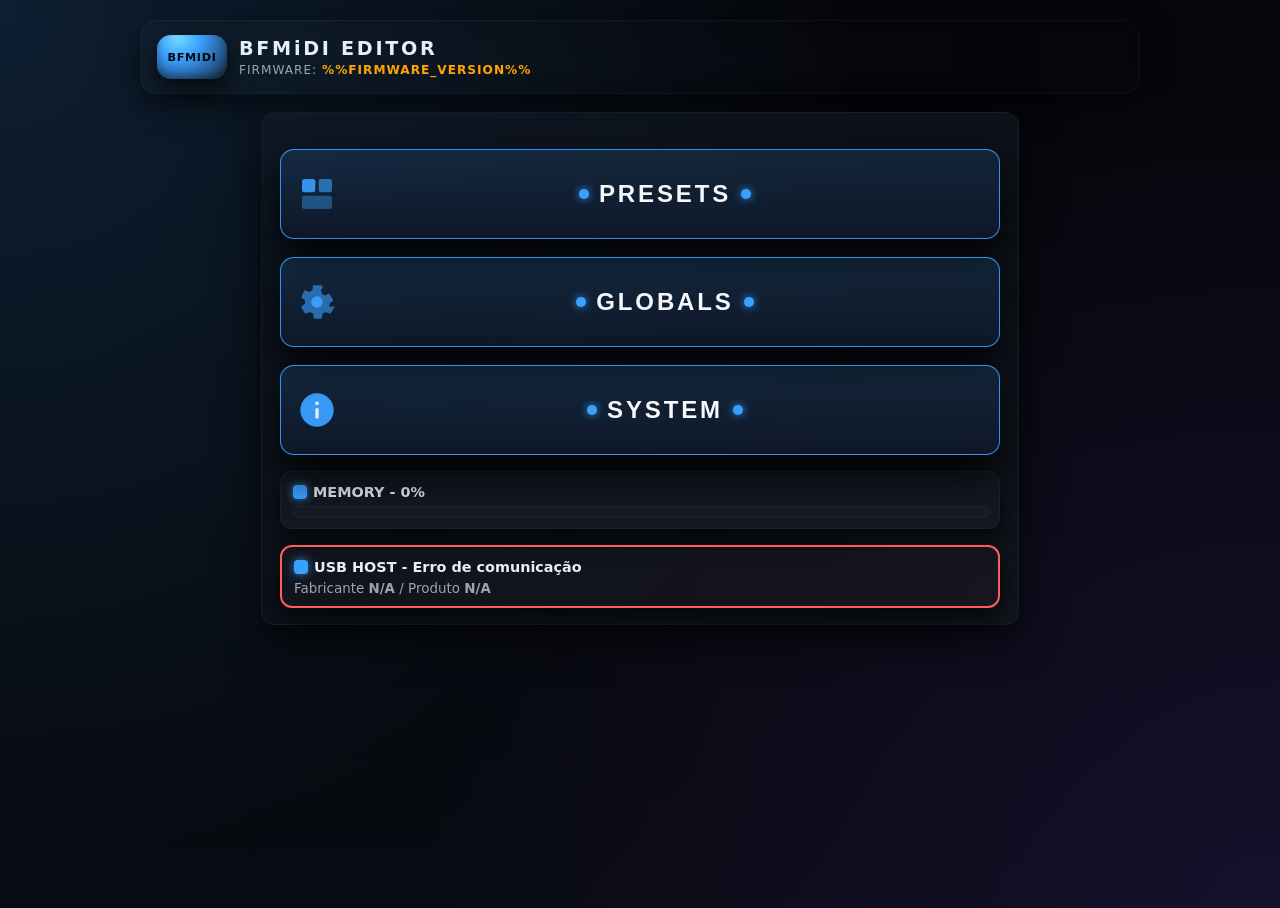
<file: main/index.html>
<!DOCTYPE html>
<html lang="pt-br">
<head>
  <meta charset="UTF-8" />
  <meta name="viewport" content="width=device-width, initial-scale=1.0"/>
  <title>BFMIDI - Editor</title>
  <style>
    :root{
      --bg:#070910;
      --bg-soft:#0c1018;
      --card:#131822;
      --muted:#9aa5b3;
      --accent:#39a0ff;
      --accent-soft:rgba(57,160,255,0.2);
      --success:#4CAF50;
      --danger:#ff5c5c;
      --glass:rgba(255,255,255,0.02);
      --radius:14px;
      --shadow-soft:0 14px 40px rgba(0,0,0,0.65);
      --transition-fast:160ms ease;
    }

    html,body{
      height:100%;
      margin:0;
      font-family:system-ui,-apple-system,BlinkMacSystemFont,"Segoe UI",sans-serif;
      background:
        radial-gradient(circle at top left, rgba(57,160,255,0.16), transparent 55%),
        radial-gradient(circle at bottom right, rgba(124,58,237,0.12), transparent 55%),
        linear-gradient(180deg,#05060a 0%, #080b11 100%);
      color:#e6eef6;
      -webkit-font-smoothing:antialiased;
    }

    .page{
      max-width:1040px;
      margin:8px auto 18px auto;
      padding:12px 20px 20px 20px;
      box-sizing:border-box;
    }

    .header{
      display:flex;
      align-items:center;
      justify-content:space-between;
      gap:16px;
      margin-bottom:18px;
      padding:14px 16px;
      border-radius:16px;
      background:linear-gradient(90deg,rgba(255,255,255,0.02),rgba(255,255,255,0));
      border:1px solid rgba(255,255,255,0.04);
      box-shadow:0 10px 30px rgba(0,0,0,0.55);
      backdrop-filter:blur(10px);
      animation:fadeDown 260ms ease-out;
    }

    .brand{
      display:flex;
      align-items:center;
      gap:12px;
    }

    .logo{
      width:70px;
      height:44px;
      border-radius:14px;
      background:radial-gradient(circle at 30% 0%,#7be0ff 0%,#39a0ff 36%,#1b2840 100%);
      display:flex;
      align-items:center;
      justify-content:center;
      font-weight:800;
      letter-spacing:0.06em;
      font-size:0.7rem;
      text-transform:uppercase;
      color:#02060c;
      box-shadow:0 10px 26px rgba(0,0,0,0.75), inset 0 -4px 8px rgba(0,0,0,0.35);
    }

    h1{
      font-size:1.2rem;
      margin:0;
      font-weight:700;
      letter-spacing:0.14em;
    }

    .subtitle{
      color:var(--muted);
      font-size:0.76rem;
      margin-top:3px;
      letter-spacing:0.08em;
      text-transform:uppercase;
    }
    .subtitle .fw-version{
      color:#ffa500;
      font-weight:700;
    }

    .card{
      background:
        radial-gradient(circle at top left, rgba(57,160,255,0.06), transparent 70%),
        radial-gradient(circle at bottom right, rgba(255,255,255,0.02), transparent 70%),
        var(--bg-soft);
      border:1px solid rgba(255,255,255,0.04);
      border-radius:var(--radius);
      padding:18px 18px 16px 18px;
      box-shadow:var(--shadow-soft);
      max-width:720px;
      margin:4px auto 0 auto;
      backdrop-filter:blur(14px);
      animation:fadeUp 260ms ease-out;
    }

    .menu-grid{
      display:grid;
      grid-template-columns:1fr;
      gap:18px;
      margin-top:18px;
    }

    @media (min-width:1040px){
      .menu-grid{
        max-width:720px;
        margin-left:auto;
        margin-right:auto;
      }
    }

    .menu-btn{
      background:linear-gradient(180deg,rgba(57,160,255,0.14),rgba(15,24,40,1));
      color:#ffffff;
      padding:14px 16px;
      border-radius:14px;
      border:1px solid rgba(57,160,255,0.9);
      font-weight:700;
      display:flex;
      flex-direction:row;
      align-items:center;
      justify-content:space-between;
      gap:10px;
      cursor:pointer;
      box-shadow:0 18px 40px rgba(0,0,0,0.95);
      transition:
        transform var(--transition-fast),
        box-shadow var(--transition-fast),
        border-color var(--transition-fast),
        background var(--transition-fast),
        color var(--transition-fast);
      height:90px;
      width:100%;
      box-sizing:border-box;
      position:relative;
      overflow:hidden;
    }

    .menu-btn::after{
      content:'';
      position:absolute;
      inset:0;
      background:
        radial-gradient(circle at top right,rgba(57,160,255,0.22),transparent 75%),
        radial-gradient(circle at bottom left,rgba(57,160,255,0.08),transparent 80%);
      opacity:0;
      transition:opacity var(--transition-fast);
      pointer-events:none;
    }

    .menu-btn:hover{
      transform:translateY(-4px);
      box-shadow:0 20px 40px rgba(0,0,0,0.95);
      border-color:var(--accent);
      background:linear-gradient(180deg,#192335,#0b0f18);
      color:#ffffff;
    }

    .menu-btn:hover::after{
      opacity:1;
    }

    .menu-icon{
      width:40px;
      height:40px;
      display:flex;
      align-items:center;
      justify-content:center;
      line-height:0;
      color:var(--accent);
      flex:0 0 auto;
    }

    .menu-icon svg{
      width:100%;
      height:100%;
      display:block;
    }

    .menu-label{
      font-size:1.5rem;
      color:#f5f7fb;
      font-weight:800;
      letter-spacing:0.12em;
      text-transform:uppercase;
      margin:0;
      line-height:1.1;
      text-align:center;
      flex:1;
      display:flex;
      align-items:center;
      justify-content:center;
      gap:10px;
    }

    .menu-label .dot{
      width:10px;
      height:10px;
      border-radius:50%;
      background-color:var(--accent);
      box-shadow:0 0 8px rgba(57,160,255,0.9);
      display:inline-block;
    }

    .info-card{
      background:var(--card);
      border-radius:12px;
      padding:12px 12px 10px 12px;
      border:1px solid rgba(255,255,255,0.04);
      margin-top:16px;
      box-shadow:0 10px 26px rgba(0,0,0,0.75);
    }

    .info-header{
      display:flex;
      align-items:center;
      justify-content:space-between;
      gap:8px;
    }

    .info-title{
      font-weight:600;
      font-size:0.9rem;
      display:flex;
      align-items:center;
      gap:6px;
    }

    .info-title span.icon{
      width:14px;
      height:14px;
      border-radius:4px;
      background:var(--accent);
      box-shadow:0 0 10px rgba(57,160,255,0.8);
    }

    .mem-bar{
      height:10px;
      width:100%;
      background:rgba(255,255,255,0.02);
      border-radius:999px;
      overflow:hidden;
      margin-top:6px;
      border:1px solid rgba(255,255,255,0.04);
    }

    .mem-bar-fill{
      height:100%;
      width:0%;
      background:linear-gradient(90deg,var(--accent),#7be0ff);
      transition:width 400ms ease;
    }

    #host-status-card{
      margin-top:16px;
      border:2px solid var(--muted);
      transition:border-color 300ms ease, background 200ms ease;
    }

    #host-status-card.connected{
      border-color:var(--success);
      background:rgba(76,175,80,0.03);
    }

    #host-status-card.disconnected{
      border-color:var(--danger);
      background:rgba(255,92,92,0.02);
    }

    @keyframes fadeDown{
      from{opacity:0;transform:translateY(-8px);}
      to{opacity:1;transform:translateY(0);}
    }

    @keyframes fadeUp{
      from{opacity:0;transform:translateY(8px);}
      to{opacity:1;transform:translateY(0);}
    }
  </style>
  <script src="../js/parity-bridge-client.js"></script>
</head>
<body>
  <div class="page">
    <div class="header">
      <div class="brand">
        <div class="logo">BFMiDI</div>
        <div>
          <h1>BFMiDI EDITOR</h1>
          <div class="subtitle">Firmware: <span id="fwMain" class="fw-version">%%FIRMWARE_VERSION%%</span></div>
        </div>
      </div>
    </div>

    <div class="card">
      <div class="menu-grid">
        <button class="menu-btn" id="btnPresetConfig" aria-label="Presets">
          <div class="menu-icon" aria-hidden="true">
            <svg viewBox="0 0 24 24" fill="none" xmlns="http://www.w3.org/2000/svg" role="img" focusable="false">
              <rect x="3" y="3" width="8" height="8" rx="1.5" fill="currentColor" opacity="0.9"/>
              <rect x="13" y="3" width="8" height="8" rx="1.5" fill="currentColor" opacity="0.6"/>
              <rect x="3" y="13" width="18" height="8" rx="1.5" fill="currentColor" opacity="0.4"/>
            </svg>
          </div>
          <p class="menu-label">
            <span class="dot"></span>
            <span>Presets</span>
            <span class="dot"></span>
          </p>
        </button>

        <button class="menu-btn" id="btnGlobalConfig" aria-label="Globals">
          <div class="menu-icon" aria-hidden="true">
            <svg viewBox="0 0 24 24" fill="none" xmlns="http://www.w3.org/2000/svg" role="img" focusable="false">
              <path d="M12 15.5A3.5 3.5 0 1 0 12 8.5a3.5 3.5 0 0 0 0 7z" fill="currentColor" opacity="0.95"/>
              <path d="M19.4 15a7.9 7.9 0 0 0 .1-1 7.9 7.9 0 0 0-.1-1l2.1-1.6a0.5 0.5 0 0 0 .12-0.66l-2-3.46a0.5 0.5 0 0 0-.6-0.22l-2.5 1a7.7 7.7 0 0 0-1.73-1l-0.38-2.65A0.5 0.5 0 0 0 13.9 2h-3.8a0.5 0.5 0 0 0-0.5.42L9.22 5a7.7 7.7 0 0 0-1.73 1l-2.5-1a0.5 0.5 0 0 0-.6.22L2.7 8.9a0.5 0.5 0 0 0 .12.66L4.9 11a7.9 7.9 0 0 0-.1 1c0 .34.03.68.1 1L2.8 14.6a0.5 0.5 0 0 0-.12.66l2 3.46c.15.25.46.35.72.22l2.5-1c.53.4 1.11.73 1.73 1l0.38 2.65c.07.28.3.48.58.48h3.8c.28 0 .51-.2.58-.48l0.38-2.65c.62-.27 1.2-.6 1.73-1l2.5 1c.26.12.57.03.72-.22l2-3.46a0.5 0.5 0 0 0-.12-.66L19.4 15z" fill="currentColor" opacity="0.6"/>
            </svg>
          </div>
          <p class="menu-label">
            <span class="dot"></span>
            <span>Globals</span>
            <span class="dot"></span>
          </p>
        </button>

        <button class="menu-btn" id="btnSystem" aria-label="System">
          <div class="menu-icon" aria-hidden="true">
            <svg viewBox="0 0 24 24" fill="none" xmlns="http://www.w3.org/2000/svg" role="img" focusable="false">
              <circle cx="12" cy="12" r="10" fill="currentColor" opacity="0.95"/>
              <rect x="11" y="7" width="2" height="2" fill="#e6eef6"/>
              <rect x="11" y="11" width="2" height="6" fill="#e6eef6"/>
            </svg>
          </div>
          <p class="menu-label">
            <span class="dot"></span>
            <span>System</span>
            <span class="dot"></span>
          </p>
        </button>
      </div>

      <div class="info-card">
        <div class="info-header">
          <div class="info-title">
            <span class="icon"></span>
            <span>MEMORY - <span id="nvsMain">0%</span></span>
          </div>
        </div>
        <div class="mem-bar">
          <div id="memFillMain" class="mem-bar-fill" style="width: 0%;"></div>
        </div>
      </div>

      <div id="host-status-card" class="info-card">
        <div class="info-header">
          <div class="info-title" style="width:100%;display:flex;align-items:center;gap:6px;">
            <span class="icon"></span>
            <span>USB HOST - <span id="host-status-message">Aguardando...</span></span>
          </div>
        </div>
        <div style="margin-top:6px; font-size:0.84rem; color:var(--muted);">
          <span>Fabricante <strong id="host-manufacturer">N/A</strong> / Produto <strong id="host-product">N/A</strong></span>
        </div>
      </div>

    </div>
  </div>

  <script>
    document.getElementById('btnPresetConfig').addEventListener('click', function() {
      window.location.href = '../preset-config/';
    });
    document.getElementById('btnGlobalConfig').addEventListener('click', function() {
      window.location.href = '../global-config/';
    });
    document.getElementById('btnSystem').addEventListener('click', function() {
      window.location.href = '../system/';
    });

    fetch('/api/system/info').then(r=>{
      if(!r.ok) throw 0;
      return r.json();
    }).then(j=>{
      if (j && j.nvs) {
        const pct = j.nvs.usedPercent || 0;
        const memFill = document.getElementById('memFillMain');
        const nvsMain = document.getElementById('nvsMain');
        if (memFill) memFill.style.width = pct + '%';
        if (nvsMain) nvsMain.innerText = pct + '%';
      }
      if (j && j.firmwareVersion) {
        const fw = document.getElementById('fwMain');
        if (fw) fw.innerText = j.firmwareVersion;
      }
    }).catch(()=>{});

    function updateHostStatus() {
      fetch('/api/host-status').then(async r => {
        let data = null;
        try { data = await r.json(); } catch (_) {}
        if (!r.ok) {
          return {
            connected: false,
            status: 'Aguardando conexão',
            manufacturer: 'N/A',
            product: 'N/A',
            _error: true,
            _message: (data && data.message) ? data.message : ('HTTP ' + r.status)
          };
        }
        return data || {};
      }).then(data => {
        const card = document.getElementById('host-status-card');
        const statusMsg = document.getElementById('host-status-message');
        const manufacturer = document.getElementById('host-manufacturer');
        const product = document.getElementById('host-product');

        const message = data.status || (data.connected ? 'Conectado' : 'Desconectado');
        statusMsg.innerText = message;

        const upperMessage = message.toUpperCase();
        if (upperMessage === 'DESCONECTADO' || upperMessage.includes('AGUARDANDO')) {
          card.classList.add('disconnected');
          card.classList.remove('connected');
        } else {
          card.classList.add('connected');
          card.classList.remove('disconnected');
        }

        manufacturer.innerText = data.manufacturer || 'N/A';
        product.innerText = data.product || 'N/A';
        if (data && data._error && data._message) {
          console.warn('Host status temporariamente indisponível:', data._message);
        }
      }).catch(error => {
        console.warn('Host status fetch falhou:', error);
        const card = document.getElementById('host-status-card');
        card.classList.add('disconnected');
        card.classList.remove('connected');
        document.getElementById('host-status-message').innerText = 'Erro de comunicação';
        document.getElementById('host-manufacturer').innerText = 'N/A';
        document.getElementById('host-product').innerText = 'N/A';
      });
    }

    // Update status on page load and then every 3 seconds
    updateHostStatus();
    setInterval(updateHostStatus, 3000);
  </script>
</body>
</html>
</file>
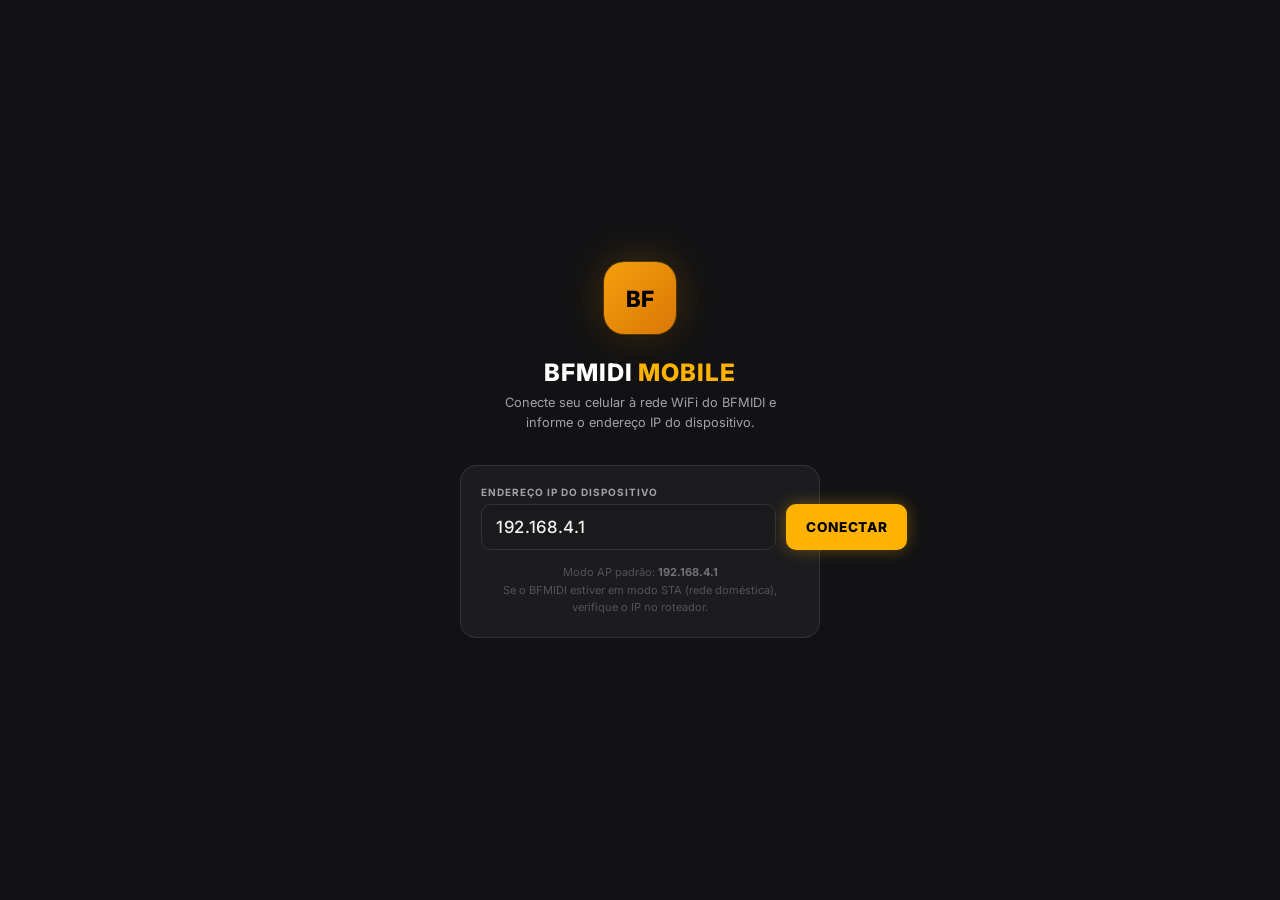
<file: PWA/index.html>
<!DOCTYPE html>
<html lang="pt-BR">
<head>
  <meta charset="utf-8" />
  <meta name="viewport" content="width=device-width, initial-scale=1.0, viewport-fit=cover" />
  <meta name="theme-color" content="#121214" />
  <meta name="apple-mobile-web-app-capable" content="yes" />
  <meta name="apple-mobile-web-app-status-bar-style" content="black-translucent" />
  <meta name="apple-mobile-web-app-title" content="BFMIDI" />
  <title>BFMIDI Mobile</title>
  <link rel="manifest" href="manifest.json" />
  <link rel="apple-touch-icon" href="../assets/icons/icon-192.png" />
  <link href="https://fonts.googleapis.com/css2?family=Inter:wght@300;400;500;600;700;800&display=swap" rel="stylesheet" />
  <link href="https://fonts.googleapis.com/css2?family=Material+Symbols+Outlined:opsz,wght,FILL@20..48,100..700,0..1&display=swap" rel="stylesheet" />
  <style>
    /* ── Tokens ─────────────────────────────────────── */
    :root {
      --bg: #121214;
      --bg-card: #1c1c1f;
      --bg-card2: #232326;
      --accent: #FFB300;
      --accent-dim: rgba(255, 179, 0, 0.15);
      --accent-glow: rgba(255, 179, 0, 0.35);
      --text: #f2f2f2;
      --text-2: #a1a1aa;
      --border: #333336;
      --ok: #22c55e;
      --err: #ef4444;
      --header-h: 56px;
      --nav-h: 64px;
      --safe-b: env(safe-area-inset-bottom, 0px);
    }

    /* ── Reset ───────────────────────────────────────── */
    *, *::before, *::after { box-sizing: border-box; margin: 0; padding: 0; }

    html, body {
      width: 100%; height: 100%;
      background: var(--bg);
      color: var(--text);
      font-family: 'Inter', system-ui, -apple-system, sans-serif;
      -webkit-font-smoothing: antialiased;
      -webkit-tap-highlight-color: transparent;
      overscroll-behavior: none;
    }

    /* ── Shell ───────────────────────────────────────── */
    #app {
      display: flex;
      flex-direction: column;
      height: 100%;
      height: 100dvh;
    }

    /* ── Header ──────────────────────────────────────── */
    #app-header {
      height: var(--header-h);
      flex-shrink: 0;
      display: flex;
      align-items: center;
      padding: 0 16px;
      gap: 12px;
      background: var(--bg-card);
      border-bottom: 1px solid var(--border);
      z-index: 30;
    }

    .brand-icon {
      width: 36px; height: 36px;
      border-radius: 10px;
      background: linear-gradient(135deg, #f59e0b, #d97706);
      display: flex; align-items: center; justify-content: center;
      color: #000; font-weight: 800; font-size: 0.72rem;
      box-shadow: 0 0 12px rgba(245,158,11,0.35);
      flex-shrink: 0;
      letter-spacing: -0.02em;
    }

    .brand-text {
      flex: 1;
      line-height: 1;
    }
    .brand-text h1 {
      font-size: 0.95rem; font-weight: 800;
      letter-spacing: 0.05em; color: #fff;
    }
    .brand-text h1 span { color: var(--accent); }
    .brand-sub {
      font-size: 9px; color: #71717a;
      text-transform: uppercase; letter-spacing: 0.18em; font-weight: 500;
      margin-top: 2px;
    }

    /* connection status pill */
    #status-pill {
      display: flex; align-items: center; gap: 6px;
      padding: 4px 10px;
      border-radius: 999px;
      border: 1px solid;
      font-size: 10px; font-weight: 700;
      letter-spacing: 0.08em;
      text-transform: uppercase;
      cursor: pointer;
      transition: opacity 0.2s;
      white-space: nowrap;
      flex-shrink: 0;
    }
    #status-pill.disconnected {
      border-color: rgba(239,68,68,0.35);
      background: rgba(239,68,68,0.08);
      color: #f87171;
    }
    #status-pill.connecting {
      border-color: rgba(255,179,0,0.35);
      background: rgba(255,179,0,0.08);
      color: var(--accent);
    }
    #status-pill.connected {
      border-color: rgba(34,197,94,0.35);
      background: rgba(34,197,94,0.08);
      color: #4ade80;
    }
    #status-dot {
      width: 7px; height: 7px;
      border-radius: 50%;
      flex-shrink: 0;
    }
    .disconnected #status-dot { background: #f87171; }
    .connecting #status-dot { background: var(--accent); animation: pulse-dot 1s infinite; }
    .connected #status-dot { background: #4ade80; }
    @keyframes pulse-dot {
      0%,100% { opacity: 1; }
      50% { opacity: 0.3; }
    }

    /* ── Content area ────────────────────────────────── */
    #frame-wrap {
      flex: 1;
      overflow: hidden;
      position: relative;
    }

    #content-frame {
      width: 100%;
      height: 100%;
      border: none;
      background: var(--bg);
      display: block;
    }

    /* ── Bottom navigation ───────────────────────────── */
    #bottom-nav {
      height: calc(var(--nav-h) + var(--safe-b));
      flex-shrink: 0;
      display: flex;
      align-items: stretch;
      background: var(--bg-card);
      border-top: 1px solid var(--border);
      padding-bottom: var(--safe-b);
      z-index: 30;
    }

    .nav-btn {
      flex: 1;
      display: flex;
      flex-direction: column;
      align-items: center;
      justify-content: center;
      gap: 4px;
      border: none;
      background: transparent;
      color: var(--text-2);
      font-family: inherit;
      font-size: 10px;
      font-weight: 600;
      letter-spacing: 0.06em;
      text-transform: uppercase;
      cursor: pointer;
      transition: color 0.18s, background 0.18s;
      position: relative;
      -webkit-tap-highlight-color: transparent;
    }

    .nav-btn .nav-icon {
      font-size: 22px;
      transition: transform 0.18s;
    }

    .nav-btn.active {
      color: var(--accent);
    }

    .nav-btn.active::before {
      content: '';
      position: absolute;
      top: 0; left: 20%; right: 20%;
      height: 2px;
      border-radius: 0 0 2px 2px;
      background: var(--accent);
      box-shadow: 0 0 8px var(--accent-glow);
    }

    .nav-btn:active .nav-icon {
      transform: scale(0.88);
    }

    /* ── Connection overlay ──────────────────────────── */
    #connect-screen {
      position: fixed;
      inset: 0;
      background: var(--bg);
      z-index: 100;
      display: flex;
      flex-direction: column;
      align-items: center;
      justify-content: center;
      padding: 24px;
      padding-bottom: calc(24px + var(--safe-b));
    }

    #connect-screen.hidden {
      display: none;
    }

    .connect-logo {
      width: 72px; height: 72px;
      border-radius: 20px;
      background: linear-gradient(135deg, #f59e0b, #d97706);
      display: flex; align-items: center; justify-content: center;
      color: #000; font-weight: 800; font-size: 1.4rem;
      box-shadow:
        0 0 0 1px rgba(245,158,11,0.2),
        0 0 40px rgba(245,158,11,0.25),
        0 8px 24px rgba(0,0,0,0.4);
      margin-bottom: 24px;
    }

    .connect-title {
      font-size: 1.5rem;
      font-weight: 800;
      color: #fff;
      letter-spacing: 0.04em;
      text-align: center;
      margin-bottom: 6px;
    }

    .connect-sub {
      font-size: 0.8rem;
      color: var(--text-2);
      text-align: center;
      margin-bottom: 32px;
      line-height: 1.55;
      max-width: 300px;
    }

    .connect-card {
      width: 100%;
      max-width: 360px;
      background: var(--bg-card);
      border: 1px solid var(--border);
      border-radius: 16px;
      padding: 20px;
      display: flex;
      flex-direction: column;
      gap: 14px;
    }

    .field-label {
      font-size: 10px;
      font-weight: 700;
      text-transform: uppercase;
      letter-spacing: 0.1em;
      color: var(--text-2);
      margin-bottom: 6px;
    }

    .field-row {
      display: flex;
      align-items: center;
      gap: 10px;
    }

    .ip-input {
      flex: 1;
      height: 46px;
      background: #1a1a1d;
      border: 1px solid var(--border);
      border-radius: 10px;
      padding: 0 14px;
      color: var(--text);
      font-family: 'Inter', monospace;
      font-size: 1.05rem;
      font-weight: 500;
      letter-spacing: 0.04em;
      outline: none;
      transition: border-color 0.2s, box-shadow 0.2s;
      -webkit-appearance: none;
    }
    .ip-input:focus {
      border-color: var(--accent);
      box-shadow: 0 0 0 3px var(--accent-dim);
    }

    .btn-connect {
      height: 46px;
      padding: 0 20px;
      background: var(--accent);
      border: none;
      border-radius: 10px;
      color: #000;
      font-family: inherit;
      font-size: 0.85rem;
      font-weight: 800;
      letter-spacing: 0.05em;
      text-transform: uppercase;
      cursor: pointer;
      transition: background 0.18s, transform 0.1s;
      box-shadow: 0 0 16px var(--accent-glow);
      flex-shrink: 0;
      white-space: nowrap;
    }
    .btn-connect:active { transform: scale(0.96); }
    .btn-connect:disabled {
      opacity: 0.55;
      cursor: default;
    }

    .connect-info {
      font-size: 11px;
      color: #52525b;
      line-height: 1.6;
      text-align: center;
    }
    .connect-info b { color: #71717a; }

    #connect-error {
      display: none;
      background: rgba(239,68,68,0.1);
      border: 1px solid rgba(239,68,68,0.25);
      border-radius: 8px;
      padding: 10px 14px;
      font-size: 12px;
      color: #fca5a5;
      line-height: 1.5;
    }
    #connect-error.visible { display: block; }

    /* HTTPS warning */
    #https-warn {
      display: none;
      width: 100%;
      max-width: 360px;
      background: rgba(245,158,11,0.08);
      border: 1px solid rgba(245,158,11,0.25);
      border-radius: 10px;
      padding: 12px 16px;
      font-size: 11px;
      color: #fcd34d;
      line-height: 1.65;
      text-align: left;
      margin-top: -6px;
    }
    #https-warn.visible { display: block; }
    #https-warn b { color: #fde68a; }

    .btn-open-direct {
      display: none;
      width: 100%;
      height: 42px;
      background: transparent;
      border: 1px solid rgba(255,179,0,0.35);
      border-radius: 10px;
      color: var(--accent);
      font-family: inherit;
      font-size: 0.8rem;
      font-weight: 700;
      letter-spacing: 0.05em;
      text-transform: uppercase;
      cursor: pointer;
      transition: background 0.18s;
    }
    .btn-open-direct.visible { display: block; }
    .btn-open-direct:active { background: rgba(255,179,0,0.1); }

    /* ── Page loader ─────────────────────────────────── */
    #page-loader {
      position: absolute;
      inset: 0;
      background: rgba(18,18,20,0.85);
      display: flex;
      flex-direction: column;
      align-items: center;
      justify-content: center;
      z-index: 20;
      gap: 16px;
      backdrop-filter: blur(2px);
    }
    #page-loader.hidden { display: none; }

    .spinner {
      width: 36px; height: 36px;
      border: 3px solid rgba(255,179,0,0.15);
      border-top-color: var(--accent);
      border-radius: 50%;
      animation: spin 0.8s linear infinite;
    }
    @keyframes spin { to { transform: rotate(360deg); } }

    .loader-label {
      font-size: 12px;
      font-weight: 600;
      color: var(--text-2);
      letter-spacing: 0.08em;
      text-transform: uppercase;
    }

    /* ── Toast ────────────────────────────────────────── */
    #toast-container {
      position: fixed;
      bottom: calc(var(--nav-h) + var(--safe-b) + 12px);
      left: 12px; right: 12px;
      display: flex;
      flex-direction: column;
      gap: 8px;
      z-index: 200;
      pointer-events: none;
    }

    .toast {
      padding: 10px 16px;
      border-radius: 10px;
      font-size: 13px;
      font-weight: 500;
      line-height: 1.4;
      animation: toast-in 0.25s ease;
      pointer-events: auto;
      max-width: 100%;
    }
    .toast-info { background: #232326; border: 1px solid #444; color: #e2e2e5; }
    .toast-ok { background: rgba(34,197,94,0.12); border: 1px solid rgba(34,197,94,0.3); color: #86efac; }
    .toast-err { background: rgba(239,68,68,0.12); border: 1px solid rgba(239,68,68,0.3); color: #fca5a5; }
    @keyframes toast-in {
      from { opacity: 0; transform: translateY(10px); }
      to { opacity: 1; transform: translateY(0); }
    }

    /* ── Disconnected banner (inside frame area) ─────── */
    #disconnected-banner {
      display: none;
      position: absolute;
      inset: 0;
      background: var(--bg);
      flex-direction: column;
      align-items: center;
      justify-content: center;
      gap: 16px;
      z-index: 15;
      padding: 24px;
    }
    #disconnected-banner.visible {
      display: flex;
    }
    .disconn-icon {
      font-size: 56px;
      color: #3f3f46;
    }
    .disconn-title {
      font-size: 1.1rem;
      font-weight: 700;
      color: #a1a1aa;
      text-align: center;
    }
    .disconn-sub {
      font-size: 0.8rem;
      color: #52525b;
      text-align: center;
      max-width: 280px;
      line-height: 1.55;
    }
    .btn-reconnect {
      height: 44px;
      padding: 0 24px;
      background: var(--accent);
      border: none;
      border-radius: 10px;
      color: #000;
      font-family: inherit;
      font-size: 0.85rem;
      font-weight: 800;
      letter-spacing: 0.05em;
      text-transform: uppercase;
      cursor: pointer;
      box-shadow: 0 0 14px var(--accent-glow);
      margin-top: 4px;
    }

    /* ── Mobile overrides injected into iframe ────────── */
    /* (kept here as a reference — injected via JS) */
  </style>
</head>

<body>

<!-- ── Connection screen ──────────────────────────────── -->
<div id="connect-screen">
  <div class="connect-logo">BF</div>
  <h1 class="connect-title">BFMIDI <span style="color:var(--accent)">MOBILE</span></h1>
  <p class="connect-sub">
    Conecte seu celular à rede WiFi do BFMIDI e informe o endereço IP do dispositivo.
  </p>

  <div id="https-warn">
    ⚠ <b>Página servida via HTTPS (GitHub Pages).</b><br>
    O Chrome pode bloquear chamadas HTTP para o dispositivo local.<br><br>
    <b>Solução:</b> O firmware V11 já inclui os headers CORS + Private Network Access necessários.
    No Chrome Android, ao conectar, <b>autorize o acesso à rede local</b> quando solicitado.
    Safari iOS pode bloquear — use Chrome ou Kiwi Browser.
  </div>

  <div class="connect-card">
    <div>
      <div class="field-label">Endereço IP do dispositivo</div>
      <div class="field-row">
        <input class="ip-input" id="ip-input" type="text"
               placeholder="192.168.4.1" inputmode="url" autocomplete="off"
               autocorrect="off" autocapitalize="off" spellcheck="false" />
        <button class="btn-connect" id="btn-connect">Conectar</button>
      </div>
    </div>
    <div id="connect-error"></div>
    <p class="connect-info">
      Modo AP padrão: <b>192.168.4.1</b><br>
      Se o BFMIDI estiver em modo STA (rede doméstica), verifique o IP no roteador.
    </p>
    <button class="btn-open-direct" id="btn-open-direct">
      ↗ Abrir direto no dispositivo (http)
    </button>
  </div>
</div>

<!-- ── App shell ──────────────────────────────────────── -->
<div id="app" style="display:none;">

  <header id="app-header">
    <div class="brand-icon">BF</div>
    <div class="brand-text">
      <h1>BFMIDI<span>EDITOR</span></h1>
      <div class="brand-sub">Mobile · WiFi</div>
    </div>
    <div id="status-pill" class="disconnected" title="Clique para reconectar">
      <span id="status-dot"></span>
      <span id="status-label">Offline</span>
    </div>
  </header>

  <div id="frame-wrap">
    <!-- Loader overlay shown while iframe loads -->
    <div id="page-loader">
      <div class="spinner"></div>
      <span class="loader-label">Carregando...</span>
    </div>

    <!-- Disconnected state overlay -->
    <div id="disconnected-banner">
      <span class="material-symbols-outlined disconn-icon">wifi_off</span>
      <div class="disconn-title">Dispositivo Desconectado</div>
      <div class="disconn-sub">
        Verifique se o celular está na rede WiFi do BFMIDI e tente reconectar.
      </div>
      <button class="btn-reconnect" id="btn-reconnect">Reconectar</button>
    </div>

    <iframe id="content-frame"
            src="about:blank"
            sandbox="allow-scripts allow-same-origin allow-forms allow-popups"
            title="BFMIDI Editor Content">
    </iframe>
  </div>

  <nav id="bottom-nav" role="navigation" aria-label="Navegação principal">
    <button class="nav-btn active" data-page="preset-config" aria-label="Preset Config">
      <span class="material-symbols-outlined nav-icon">tune</span>
      <span>Presets</span>
    </button>
    <button class="nav-btn" data-page="global-config" aria-label="Global Config">
      <span class="material-symbols-outlined nav-icon">settings_input_component</span>
      <span>Global</span>
    </button>
    <button class="nav-btn" data-page="system" aria-label="System">
      <span class="material-symbols-outlined nav-icon">settings</span>
      <span>Sistema</span>
    </button>
  </nav>

</div>

<!-- ── Toast container ───────────────────────────────── -->
<div id="toast-container" aria-live="polite"></div>

<script>
'use strict';

// ── Constants ──────────────────────────────────────────
const LS_IP   = 'bfmidi_wifi_ip';
const LS_CONN = 'bfmidi_wifi_connected';
const PAGE_PATHS = {
  'preset-config': '../preset-config/index.html',
  'global-config': '../global-config/index.html',
  'system':        '../system/index.html',
};

// ── State ──────────────────────────────────────────────
let deviceIp       = localStorage.getItem(LS_IP) || '192.168.4.1';
let currentPage    = 'preset-config';
let connected      = false;
let frameLoadCount = 0;

// ── Toast ──────────────────────────────────────────────
function toast(msg, type = 'info', duration = 3000) {
  const el = document.createElement('div');
  el.className = `toast toast-${type}`;
  el.textContent = msg;
  document.getElementById('toast-container').appendChild(el);
  setTimeout(() => el.remove(), duration);
}

// ── WiFi Bridge (exposed to iframe via window) ─────────
window.BFMIDIExternalBridge = {
  async request(urlString, init) {
    const url      = new URL(urlString);
    const base     = `http://${deviceIp}`;
    const target   = `${base}${url.pathname}${url.search}`;
    const method   = (init?.method || 'GET').toUpperCase();

    try {
      const fetchOpts = { method, mode: 'cors', credentials: 'omit' };
      if (init?.headers)  fetchOpts.headers = init.headers;
      if (init?.body && method !== 'GET' && method !== 'HEAD') fetchOpts.body = init.body;
      if (AbortSignal?.timeout) fetchOpts.signal = AbortSignal.timeout(10000);

      const response = await fetch(target, fetchOpts);
      const body     = await response.text();
      const headers  = {};
      response.headers.forEach((v, k) => { headers[k] = v; });

      return { status: response.status, headers, body };

    } catch (err) {
      setConnectionState(false);
      return {
        status: 503,
        headers: { 'content-type': 'application/json; charset=utf-8' },
        body: JSON.stringify({ ok: false, error: err.message }),
      };
    }
  },
};

// ── Connection state ───────────────────────────────────
function setConnectionState(ok) {
  connected = ok;
  const pill  = document.getElementById('status-pill');
  const label = document.getElementById('status-label');
  const banner = document.getElementById('disconnected-banner');

  if (ok) {
    pill.className   = 'connected';
    label.textContent = deviceIp;
    banner.classList.remove('visible');
    localStorage.setItem(LS_CONN, '1');
  } else {
    pill.className   = 'disconnected';
    label.textContent = 'Offline';
    banner.classList.add('visible');
    localStorage.removeItem(LS_CONN);
  }
}

function setConnecting() {
  const pill  = document.getElementById('status-pill');
  const label = document.getElementById('status-label');
  pill.className = 'connecting';
  label.textContent = 'Conectando…';
}

// ── Test connection (ping) ─────────────────────────────
async function testConnection(ip) {
  try {
    const target = `http://${ip}/api/host-status`;
    const fetchOpts = { method: 'GET', mode: 'cors', credentials: 'omit' };
    if (AbortSignal?.timeout) fetchOpts.signal = AbortSignal.timeout(6000);
    const resp = await fetch(target, fetchOpts);
    return resp.status < 500;
  } catch {
    // Try alternate endpoint
    try {
      const alt = `http://${ip}/api/system/info`;
      const fetchOpts2 = { method: 'GET', mode: 'cors', credentials: 'omit' };
      if (AbortSignal?.timeout) fetchOpts2.signal = AbortSignal.timeout(6000);
      const resp2 = await fetch(alt, fetchOpts2);
      return resp2.status < 500;
    } catch {
      return false;
    }
  }
}

// ── CSS injected into parity iframe ───────────────────
const MOBILE_CSS = `
/* === BFMIDI Mobile Overlay === */
html, body {
  height: auto !important;
  min-height: 0 !important;
  overflow: visible !important;
  overflow-y: auto !important;
}

/* Hide desktop sidebar */
body > aside,
body > div > aside,
aside.w-72,
aside[class*="w-72"],
aside[class*="bg-\\[#1c1c1f\\]"] {
  display: none !important;
}

/* Scrollable main */
body > main,
main.flex-1 {
  overflow-y: auto !important;
  -webkit-overflow-scrolling: touch;
}

/* Outer flex container: column so content fills viewport */
body.flex.h-screen {
  flex-direction: column !important;
  height: 100% !important;
  overflow: hidden !important;
}

/* Main content padding reduced for mobile */
.max-w-6xl { max-width: 100% !important; }
.p-8 { padding: 14px !important; }
.px-8 { padding-left: 14px !important; padding-right: 14px !important; }
.pb-32 { padding-bottom: 24px !important; }

/* Two-col top cards → stack vertically on narrow viewport */
.grid.grid-cols-1.lg\\:grid-cols-\\[1\\.05fr_1fr\\] {
  grid-template-columns: 1fr !important;
}

/* Foot buttons: 2 per row on very small, 3 per row otherwise */
@media (max-width: 420px) {
  #layer1Switches,
  #layer2Switches {
    grid-template-columns: repeat(2, 1fr) !important;
  }
}

/* Layer tabs wrap on mobile */
.live-layer-tabs {
  min-width: 0 !important;
  flex-wrap: wrap !important;
  gap: 8px !important;
}
.live-layer-tab {
  min-width: 110px !important;
  min-height: 44px !important;
  font-size: 0.95rem !important;
}

/* Gig view grid: stack on narrow */
@media (max-width: 540px) {
  .grid.grid-cols-12 { grid-template-columns: 1fr !important; }
  .col-span-4, .col-span-8 { grid-column: span 1 !important; }
  .md\\:col-span-4 { grid-column: span 1 !important; }
  .md\\:col-span-8 { grid-column: span 1 !important; }
}

/* Tactile switch buttons: ensure touch target */
.tactile-switch-btn { min-height: 72px !important; }
.foot-button { min-height: 110px !important; }

/* Misc spacing on mobile */
@media (max-width: 480px) {
  .space-y-4 > * + * { margin-top: 12px !important; }
  .space-y-6 > * + * { margin-top: 16px !important; }
  .gap-6 { gap: 12px !important; }
}
`;

// ── Load page into iframe ──────────────────────────────
function loadPage(page) {
  if (!connected) return;

  currentPage = page;
  const frame  = document.getElementById('content-frame');
  const loader = document.getElementById('page-loader');

  // Update nav active state
  document.querySelectorAll('.nav-btn').forEach(btn => {
    btn.classList.toggle('active', btn.dataset.page === page);
  });

  loader.classList.remove('hidden');

  const token = ++frameLoadCount;

  frame.onload = () => {
    if (token !== frameLoadCount) return; // stale

    // Inject mobile CSS into parity page
    try {
      const doc = frame.contentDocument || frame.contentWindow?.document;
      if (doc && doc.head) {
        const existing = doc.getElementById('bfmidi-mobile-css');
        if (existing) existing.remove();
        const style = doc.createElement('style');
        style.id = 'bfmidi-mobile-css';
        style.textContent = MOBILE_CSS;
        doc.head.appendChild(style);
      }
    } catch (e) {
      // Cross-origin guard (should not happen when same-origin)
    }

    loader.classList.add('hidden');
  };

  frame.src = PAGE_PATHS[page];
}

// ── Connect flow ───────────────────────────────────────
async function doConnect(ip) {
  deviceIp = ip.trim();
  localStorage.setItem(LS_IP, deviceIp);

  const errEl = document.getElementById('connect-error');
  const btn   = document.getElementById('btn-connect');
  errEl.classList.remove('visible');
  btn.disabled = true;
  btn.textContent = 'Testando…';

  setConnecting();

  const ok = await testConnection(deviceIp);

  btn.disabled  = false;
  btn.textContent = 'Conectar';

  if (ok) {
    // Show app shell, hide connection screen
    document.getElementById('connect-screen').classList.add('hidden');
    document.getElementById('app').style.display = 'flex';
    setConnectionState(true);
    loadPage(currentPage);
    toast('Conectado a ' + deviceIp, 'ok');
  } else {
    setConnectionState(false);
    const isHttps = location.protocol === 'https:';
    let msg = `Não foi possível conectar a http://${deviceIp}. Verifique o IP e se o celular está na rede WiFi correta.`;
    if (isHttps) {
      msg += ' No Chrome Android, quando aparecer o aviso de "acesso à rede local", toque em Permitir.';
    }
    errEl.textContent = msg;
    errEl.classList.add('visible');
    // Show direct-open button as fallback
    document.getElementById('btn-open-direct').classList.add('visible');
  }
}

// ── Events ─────────────────────────────────────────────
document.getElementById('btn-connect').addEventListener('click', () => {
  const ip = document.getElementById('ip-input').value.trim() || '192.168.4.1';
  doConnect(ip);
});

document.getElementById('btn-open-direct').addEventListener('click', () => {
  const ip = document.getElementById('ip-input').value.trim() || deviceIp;
  window.open(`http://${ip}/preset-config`, '_blank');
});

document.getElementById('ip-input').addEventListener('keydown', e => {
  if (e.key === 'Enter') {
    const ip = e.target.value.trim() || '192.168.4.1';
    doConnect(ip);
  }
});

document.getElementById('status-pill').addEventListener('click', () => {
  if (connected) {
    if (confirm(`Desconectar de ${deviceIp}?`)) {
      setConnectionState(false);
      document.getElementById('app').style.display = 'none';
      document.getElementById('connect-screen').classList.remove('hidden');
    }
  } else {
    document.getElementById('app').style.display = 'none';
    document.getElementById('connect-screen').classList.remove('hidden');
  }
});

document.getElementById('btn-reconnect').addEventListener('click', () => {
  doConnect(deviceIp);
});

document.querySelectorAll('.nav-btn').forEach(btn => {
  btn.addEventListener('click', () => {
    if (!connected) return;
    loadPage(btn.dataset.page);
  });
});

// ── Init ───────────────────────────────────────────────
(function init() {
  // Pre-fill IP input
  document.getElementById('ip-input').value = deviceIp;

  // Show HTTPS warning
  if (location.protocol === 'https:') {
    document.getElementById('https-warn').classList.add('visible');
  }

  // Auto-reconnect if previously connected
  const wasConnected = localStorage.getItem(LS_CONN) === '1';
  if (wasConnected) {
    document.getElementById('app').style.display = 'flex';
    document.getElementById('connect-screen').classList.add('hidden');
    setConnecting();
    testConnection(deviceIp).then(ok => {
      if (ok) {
        setConnectionState(true);
        loadPage(currentPage);
      } else {
        setConnectionState(false);
        document.getElementById('app').style.display = 'none';
        document.getElementById('connect-screen').classList.remove('hidden');
      }
    });
  }

  // Register service worker
  if ('serviceWorker' in navigator && location.protocol !== 'file:') {
    navigator.serviceWorker.register('./sw.js').catch(() => {});
  }
})();
</script>
</body>
</html>
</file>
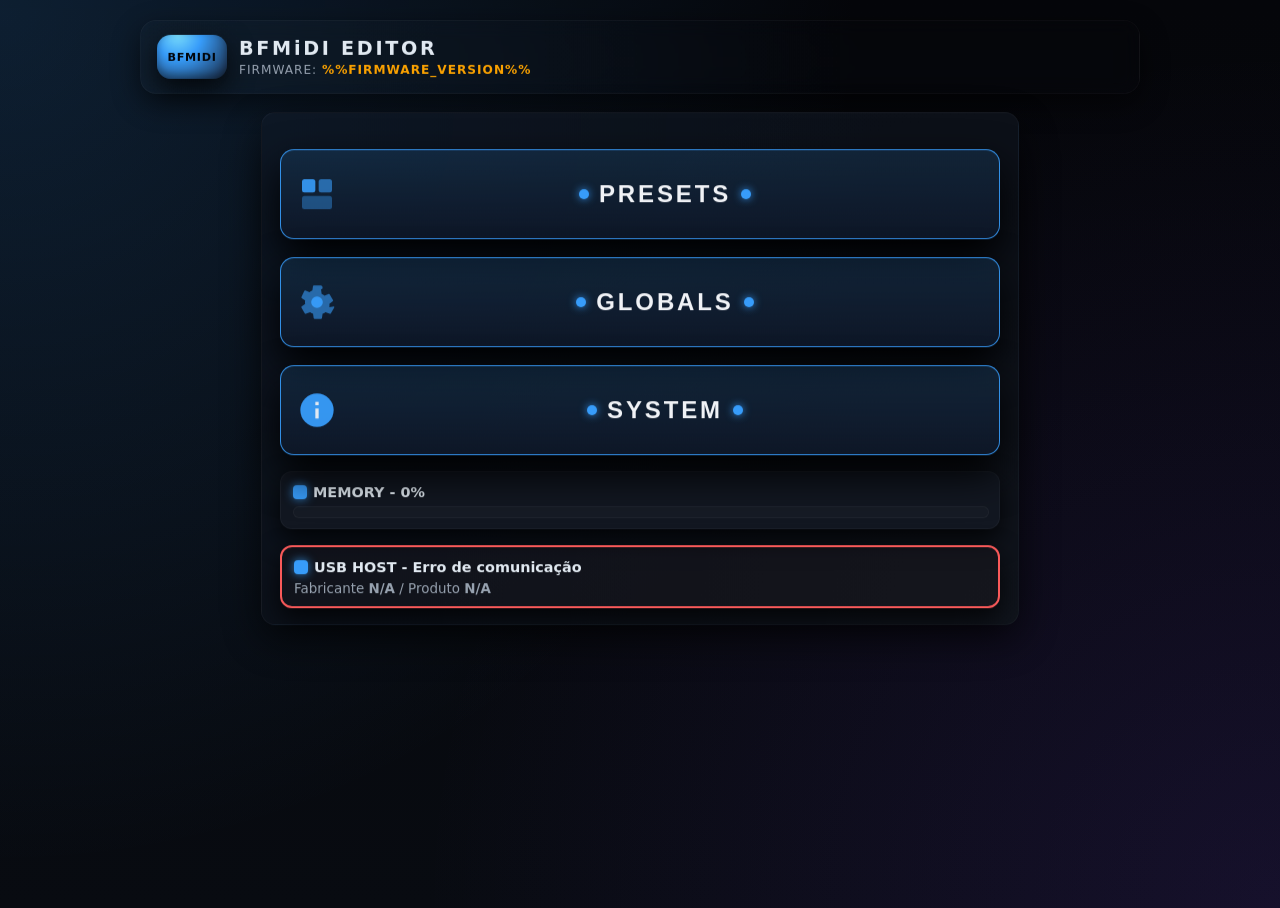
<file: savesystem/index.html>
﻿<!doctype html>
<html lang="pt-BR">
<head>
  <meta charset="utf-8" />
  <meta name="viewport" content="width=device-width, initial-scale=1" />
  <title>BFMIDI - Salvando Sistema</title>
  <style>
    html, body { margin: 0; height: 100%; font-family: system-ui, -apple-system, Segoe UI, sans-serif; background: #080b11; color: #e6eef6; }
    .wrap { display: grid; place-items: center; height: 100%; padding: 16px; text-align: center; }
    .card { border: 1px solid rgba(57,160,255,0.45); border-radius: 12px; padding: 18px; background: rgba(10,15,24,0.95); max-width: 420px; width: 100%; }
    h1 { margin: 0 0 8px; font-size: 1.05rem; letter-spacing: 0.08em; text-transform: uppercase; }
    p { margin: 0; color: #9aa5b3; }
  </style>
</head>
<body>
  <div class="wrap">
    <div class="card">
      <h1>Salvando configuracao</h1>
      <p id="status">Aguardando conexao USB...</p>
    </div>
  </div>

  <script>
    (async function () {
      const statusEl = document.getElementById('status');
      const bridge = window.parent && window.parent !== window ? window.parent.BFMIDIExternalBridge : null;
      const qs = new URLSearchParams(window.location.search || '');
      const noRestart = qs.has('norestart');

      if (!bridge || typeof bridge.request !== 'function') {
        statusEl.textContent = 'Bridge indisponivel. Voltando para a tela principal.';
        setTimeout(function () { window.location.replace('/main/'); }, 800);
        return;
      }

      try {
        const targetUrl = '/savesystem' + window.location.search;
        const result = await bridge.request(targetUrl, { method: 'GET' });

        if (result && result.status >= 200 && result.status < 300) {
          if (noRestart) {
            statusEl.textContent = 'Configuracao salva com sucesso.';
          } else {
            statusEl.textContent = 'Configuracao salva. ESP32-S2 reiniciando...';
          }
        } else {
          statusEl.textContent = 'Falha ao salvar configuracao.';
        }
      } catch (error) {
        const msg = (error && error.message ? error.message : String(error));
        if (!noRestart && /Conexao encerrada|NetworkError|disconnected|closed/i.test(msg)) {
          // Reinicio pode derrubar a serial antes de concluir toda a resposta.
          statusEl.textContent = 'Configuracao salva. ESP32-S2 reiniciando...';
        } else {
          statusEl.textContent = 'Erro: ' + msg;
        }
      }

      setTimeout(function () {
        if (noRestart) {
          window.location.replace('/system/');
        } else {
          window.location.replace('/main/');
        }
      }, noRestart ? 900 : 1400);
    })();
  </script>
</body>
</html>
</file>
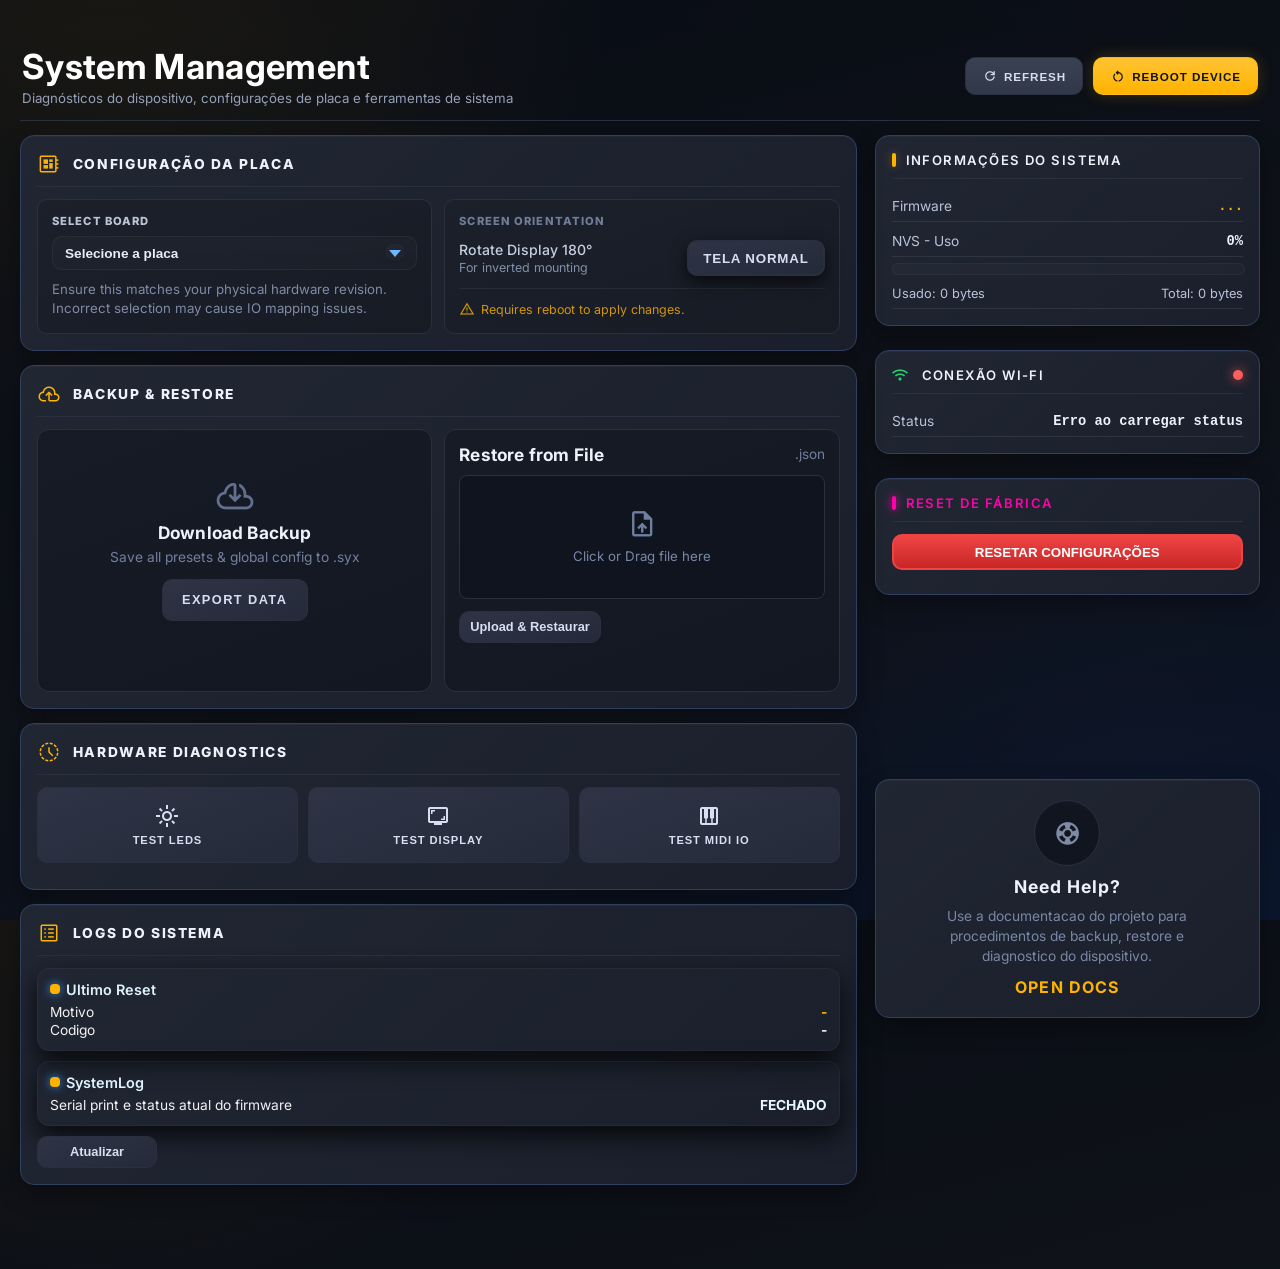
<file: system/index.html>
<!DOCTYPE html>
<html lang="pt-br">
<head>
  <meta charset="UTF-8" />
  <meta name="viewport" content="width=device-width, initial-scale=1.0"/>
  <title>BFMIDI - System</title>
  <link rel="manifest" href="/manifest.json" />
  <meta name="mobile-web-app-capable" content="yes">
  <meta name="apple-mobile-web-app-capable" content="yes">
  <meta name="apple-mobile-web-app-status-bar-style" content="black-translucent">
  <meta name="apple-mobile-web-app-title" content="BFMIDI">
  <style>
    :root{
      --bg-body:#121214;
      --bg-sidebar:#1c1c1f;
      --bg-card:#232326;
      --bg-card-inner:#1a1a1d;
      --accent:#FFB300;
      --accent-hover:#ffc400;
      --accent-glow:rgba(255, 179, 0, 0.4);
      --text-primary:#f2f2f2;
      --text-secondary:#a1a1aa;
      --border-subtle:#333336;
      --shadow-card:0 10px 15px -3px rgba(0, 0, 0, 0.5);
      --transition-fast:200ms ease;
      --radius:14px;
      --success:#4CAF50;
      --danger:#ff5c5c;
    }

    html,body{
      height:100%;
      margin:0;
      font-family:'Inter',system-ui,-apple-system,BlinkMacSystemFont,"Segoe UI",sans-serif;
      background:var(--bg-body);
      color:var(--text-primary);
      -webkit-font-smoothing:antialiased;
    }

    .page{
      max-width:1040px;
      margin:20px auto 26px auto;
      padding:20px;
      box-sizing:border-box;
    }

    .header{
      display:flex;
      align-items:center;
      justify-content:space-between;
      gap:16px;
      margin-bottom:18px;
      padding:14px 16px;
      border-radius:16px;
      background:linear-gradient(90deg,rgba(255,255,255,0.02),rgba(255,255,255,0));
      border:1px solid rgba(255,255,255,0.04);
      box-shadow:0 10px 30px rgba(0,0,0,0.55);
      backdrop-filter:blur(10px);
      animation:fadeDown 260ms ease-out;
    }

    .brand{
      display:flex;
      align-items:center;
      gap:12px;
    }

    .logo{
      width:70px;
      height:44px;
      border-radius:14px;
      background:radial-gradient(circle at 30% 0%,#7be0ff 0%,#39a0ff 36%,#1b2840 100%);
      display:flex;
      align-items:center;
      justify-content:center;
      font-weight:800;
      letter-spacing:0.06em;
      font-size:0.7rem;
      text-transform:uppercase;
      color:#02060c;
      box-shadow:0 10px 26px rgba(0,0,0,0.75), inset 0 -4px 8px rgba(0,0,0,0.35);
    }

    h1{
      font-size:1.2rem;
      margin:0;
      font-weight:700;
      letter-spacing:0.14em;
    }

    .subtitle{
      color:var(--muted);
      font-size:0.76rem;
      margin-top:3px;
      letter-spacing:0.08em;
      text-transform:uppercase;
    }
    .subtitle .fw-version{
      color:#ffa500;
      font-weight:700;
    }

    .badge-pill{
      padding:4px 10px;
      border-radius:999px;
      border:1px solid rgba(255,255,255,0.08);
      background:rgba(7,9,16,0.96);
      color:var(--muted);
      font-size:0.78rem;
      display:flex;
      align-items:center;
      gap:6px;
      box-shadow:0 6px 18px rgba(0,0,0,0.6);
    }

    .badge-dot{
      width:7px;
      height:7px;
      border-radius:50%;
      background:var(--accent);
      box-shadow:0 0 10px var(--accent);
    }

    .grid{
      display:grid;
      grid-template-columns: minmax(0,1.8fr) minmax(260px,0.9fr);
      gap:18px;
      margin-top:6px;
    }

    @media (max-width:860px){
      .grid{
        grid-template-columns:1fr;
        padding-bottom:16px;
      }
    }

    .card{
      background:var(--bg-card);
      border:1px solid var(--border-subtle);
      border-radius:var(--radius);
      padding:14px;
      box-shadow:var(--shadow-card);
      backdrop-filter:blur(14px);
      animation:fadeUp 260ms ease-out;
    }

    /* Blocos por função: cada .section é uma moldura completa (título + campos + botões) */
    .section{
      padding:14px 12px 14px 12px;
      margin:16px 0;
      border-radius:14px;
      box-shadow:var(--shadow-card);
      background:var(--bg-card-inner);
      border:1px solid var(--border-subtle);
    }

    .section:last-child{
      margin-bottom:0;
    }

    .section-header{
      display:flex;
      align-items:center;
      justify-content:flex-start;
      gap:10px;
      margin-bottom:8px;
    }

    .section-pill{
      display:inline-flex;
      align-items:center;
      gap:8px;
      padding:0;
      border-radius:0;
      font-size:1.1rem;
      font-weight:800;
      letter-spacing:0.06em;
      text-transform:uppercase;
      box-shadow:none;
      border:none;
      background:transparent;
      color:var(--text-primary);
    }

    .section-pill .icon{
      width:10px;
      height:10px;
      border-radius:4px;
      background:var(--accent);
      box-shadow:0 0 10px var(--accent-glow);
    }

    .section-subtitle{
      font-size:0.78rem;
      color:var(--muted);
      margin-left:2px;
      display:none;
    }

    .row{
      display:flex;
      gap:12px;
      align-items:center;
      flex-wrap:wrap;
    }

    .col{
      flex:1;
      min-width:160px;
    }

    label{
      display:block;
      font-weight:600;
      margin-bottom:6px;
      color:var(--text-secondary);
      font-size:0.9rem;
    }

    .controls{
      display:flex;
      gap:10px;
      margin-top:10px;
      flex-wrap:wrap;
      align-items:center;
    }

    .btn{
      padding:8px 14px;
      border-radius:10px;
      border:1px solid var(--border-subtle);
      cursor:pointer;
      font-weight:600;
      color:var(--text-primary);
      background:var(--bg-card);
      box-shadow:none;
      display:inline-flex;
      align-items:center;
      justify-content:center;
      gap:6px;
      transition:
        transform var(--transition-fast),
        box-shadow var(--transition-fast),
        background var(--transition-fast),
        color var(--transition-fast),
        border-color var(--transition-fast);
      text-align:center;
      box-sizing:border-box;
      min-width:150px;
      height:36px;
    }

    .btn:hover{
      transform:translateY(-2px);
      box-shadow:0 6px 15px var(--accent-glow);
      background:rgba(255, 179, 0, 0.15);
      border-color:var(--accent);
      color:var(--accent);
    }

    .btn.ghost{
      background:transparent;
      color:var(--danger);
      border:1px solid var(--danger);
      box-shadow:none;
    }

    .btn.btn-reset {
      background: transparent;
      color: #ffffff;
      border: 2px solid #ffffff;
      box-shadow: none;
    }
    .btn.btn-reset:hover {
      background: rgba(255,255,255,0.06);
      color: #ffffff;
      box-shadow:none;
    }

    /* Botão de orientação da tela na Configuração da Placa */
    .btn-orientacao {
      min-width: 160px;
      height: 36px;
      padding: 8px 14px;
      border-radius: 10px;
      background: linear-gradient(180deg, rgba(6,10,18,1), rgba(3,6,12,1));
      color: #39a0ff;
      border: 2px solid #39a0ff;
      font-weight: 700;
      letter-spacing: 0.06em;
      text-transform: uppercase;
      box-shadow: 0 6px 16px rgba(0,0,0,0.65);
    }
    .btn-orientacao.invertida {
      color: #ff0080;
      border-color: #ff0080;
      background: linear-gradient(180deg, rgba(10,5,12,1), rgba(5,2,6,1));
      box-shadow: 0 6px 16px rgba(255,0,128,0.35);
    }

    .btn.save{
      background:linear-gradient(180deg,var(--success),#3ca94a);
      color:#fff;
      box-shadow:0 8px 20px rgba(76,175,80,0.4);
    }

    .btn.danger{
      background:linear-gradient(180deg,#ff0080,#ff4da6); /* magenta */
      color:#fff;
      box-shadow:0 8px 20px rgba(255,0,128,0.4);
    }

    .btn.small{
      min-width:120px;
      height:32px;
      font-size:0.8rem;
      padding:6px 10px;
    }

    .backup-actions{
      display:flex;
      gap:10px;
      align-items:center;
      margin-top:8px;
      flex-wrap:wrap;
    }

    .backup-actions > div{
      flex:1 1 0;
      min-width:0;
    }

    .backup-actions input[type="file"]{
      display:block;
      width:100%;
      height:32px;
      padding:6px 10px;
      border-radius:10px;
      border:1px solid rgba(255,255,255,0.1);
      background:#15181c;
      color:#ffffff;
      box-sizing:border-box;
      cursor:pointer;
      outline:none;
      font-size:0.8rem;
    }

    .custom-select-wrapper{
      position:relative;
      width:100%;
      font-family:'Open Sans',sans-serif;
    }

    .custom-select-wrapper select{
      display:none !important;
    }

    .custom-select-trigger{
      height:34px;
      padding:6px 12px;
      border-radius:10px;
      background:linear-gradient(180deg,rgba(255,255,255,0.02),rgba(255,255,255,0.015));
      border:1px solid rgba(255,255,255,0.05);
      display:flex;
      align-items:center;
      justify-content:space-between;
      cursor:pointer;
      box-sizing:border-box;
      color:#dbefff;
      transition:
        box-shadow var(--transition-fast),
        transform var(--transition-fast),
        background var(--transition-fast),
        border-color var(--transition-fast);
    }

    .custom-select-trigger:hover{
      box-shadow:0 10px 24px rgba(0,0,0,0.5);
      transform:translateY(-2px);
      background:linear-gradient(180deg,rgba(255,255,255,0.03),rgba(255,255,255,0.02));
      border-color:rgba(57,160,255,0.4);
    }

    .custom-select-trigger .label{
      flex:1;
      text-align:left;
      padding-right:8px;
      color:#e6eef6;
      font-weight:600;
      font-size:0.85rem;
    }

    .custom-select-trigger .arrow{
      width:18px;
      height:18px;
      border-radius:6px;
      background:linear-gradient(180deg,rgba(255,255,255,0.03),rgba(255,255,255,0.01));
      display:flex;
      align-items:center;
      justify-content:center;
      box-shadow:inset 0 -1px 0 rgba(0,0,0,0.2);
      margin-left:8px;
    }

    .custom-select-trigger .arrow::after{
      content:'';
      width:0;
      height:0;
      border-left:6px solid transparent;
      border-right:6px solid transparent;
      border-top:7px solid #6fb7ff;
    }

    .custom-options-panel{
      position:absolute;
      top:calc(100% + 8px);
      left:0;
      right:0;
      background:linear-gradient(180deg,#22272b,#131415);
      border:1px solid rgba(255,255,255,0.04);
      border-radius:12px;
      max-height:240px;
      overflow:auto;
      z-index:1000;
      box-shadow:0 30px 60px rgba(0,0,0,0.65);
      display:none;
      padding:8px;
      opacity:0;
      transform:translateY(-8px);
      transition:opacity 160ms ease, transform 160ms ease;
    }

    .custom-options-panel.show{
      display:block;
      opacity:1;
      transform:translateY(0);
    }

    .custom-option{
      padding:8px 12px;
      cursor:pointer;
      color:#cfe7ff;
      border-radius:8px;
      margin:4px 0;
      display:flex;
      align-items:center;
      justify-content:space-between;
      transition:background 120ms ease, transform 80ms ease, border-color 80ms ease;
      border:1px solid transparent;
      font-size:0.8rem;
    }

    .custom-option:hover{
      background:linear-gradient(90deg,rgba(57,160,255,0.06),rgba(57,160,255,0.02));
      transform:translateY(-1px);
      border-color:rgba(57,160,255,0.1);
    }

    .custom-option.selected{
      background:linear-gradient(90deg,rgba(57,160,255,0.14),rgba(57,160,255,0.04));
      color:#ffffff;
      font-weight:700;
      border-color:rgba(57,160,255,0.18);
      box-shadow:0 6px 18px rgba(57,160,255,0.14);
    }

    .custom-option .check{
      width:16px;
      height:16px;
      border-radius:4px;
      background:rgba(255,255,255,0.03);
      display:inline-block;
      margin-left:8px;
      box-shadow:inset 0 -2px 6px rgba(0,0,0,0.25);
    }

    .custom-option.selected .check{
      background:linear-gradient(90deg,#39a0ff,#7be0ff);
      box-shadow:0 4px 12px rgba(57,160,255,0.25);
    }

    .custom-options-panel::-webkit-scrollbar{
      width:8px;
    }

    .custom-options-panel::-webkit-scrollbar-thumb{
      background:linear-gradient(180deg,rgba(255,255,255,0.09),rgba(255,255,255,0.04));
      border-radius:8px;
    }

    .small{
      font-size:0.82rem;
      color:var(--muted);
    }

    .info{
      display:flex;
      flex-direction:column;
      gap:12px;
    }

    .info-card{
      background:var(--card);
      border-radius:12px;
      padding:12px;
      border:1px solid rgba(255,255,255,0.04);
      box-shadow:0 10px 26px rgba(0,0,0,0.75);
    }

    .system-log-card{
      cursor:pointer;
      transition:
        transform var(--transition-fast),
        box-shadow var(--transition-fast),
        border-color var(--transition-fast);
    }

    .system-log-card:hover{
      transform:translateY(-2px);
      border-color:rgba(57,160,255,0.35);
      box-shadow:0 12px 28px rgba(0,0,0,0.8), 0 0 0 1px rgba(57,160,255,0.12);
    }

    .system-log-card:focus-visible{
      outline:none;
      border-color:rgba(57,160,255,0.55);
      box-shadow:0 0 0 2px rgba(57,160,255,0.18), 0 12px 28px rgba(0,0,0,0.8);
    }

    .system-log-panel{
      display:none;
      margin-top:10px;
    }

    .system-log-output{
      width:100%;
      height:260px;
      background-color:#050608;
      color:#00dd00;
      font-family:'Courier New',monospace;
      border:1px solid rgba(255,255,255,0.16);
      border-radius:10px;
      padding:10px;
      box-sizing:border-box;
      resize:vertical;
      box-shadow:0 8px 22px rgba(0,0,0,0.7);
    }

    .info-title{
      font-weight:600;
      font-size:0.9rem;
      color:#dff3ff;
      margin-bottom:6px;
      display:flex;
      align-items:center;
      gap:6px;
    }

    .info-title span.icon{
      width:10px;
      height:10px;
      border-radius:4px;
      background:var(--accent);
      box-shadow:0 0 10px rgba(57,160,255,0.9);
    }

    .info-row{
      display:flex;
      justify-content:space-between;
      align-items:center;
      gap:10px;
      font-size:0.86rem;
      color:var(--muted);
      margin-top:2px;
    }

    .info-value{
      font-weight:700;
      color:#e7f9ff;
    }

    .mem-bar{
      height:10px;
      width:100%;
      background:rgba(255,255,255,0.02);
      border-radius:999px;
      overflow:hidden;
      margin-top:6px;
      border:1px solid rgba(255,255,255,0.04);
    }

    .mem-bar-fill{
      height:100%;
      width:0%;
      background:linear-gradient(90deg,var(--accent),#7be0ff);
      transition:width 400ms ease;
    }

    .host-badge{
      display:inline-flex;
      align-items:center;
      gap:8px;
      padding:6px 10px;
      border-radius:999px;
      background:rgba(255,255,255,0.04);
      border:1px solid rgba(255,255,255,0.08);
      color:#dff3ff;
      font-size:0.78rem;
      font-weight:700;
    }

    .host-badge-dot{
      width:9px;
      height:9px;
      border-radius:50%;
      background:#6b7280;
      box-shadow:0 0 10px rgba(107,114,128,0.6);
    }

    .host-badge.online .host-badge-dot{
      background:#48d26b;
      box-shadow:0 0 12px rgba(72,210,107,0.8);
    }

    .host-badge.pending .host-badge-dot{
      background:#ffa500;
      box-shadow:0 0 12px rgba(255,165,0,0.8);
    }

    .host-mode-grid{
      display:grid;
      grid-template-columns:repeat(3,minmax(0,1fr));
      gap:10px;
      margin-top:10px;
    }

    @media (max-width:520px){
      .host-mode-grid{
        grid-template-columns:1fr;
      }
    }

    .btn.host-mode{
      min-width:0;
      width:100%;
      height:40px;
      font-size:0.78rem;
      letter-spacing:0.05em;
    }

    .btn.host-mode.mode-active{
      background:linear-gradient(180deg,rgba(57,160,255,0.34),rgba(57,160,255,0.18));
      border-color:#39a0ff;
      color:#ffffff;
      box-shadow:0 10px 24px rgba(57,160,255,0.28);
    }

    .btn.host-mode.mode-pending{
      background:linear-gradient(180deg,rgba(255,165,0,0.28),rgba(255,165,0,0.12));
      border-color:#ffa500;
      color:#fff3d1;
      box-shadow:0 10px 24px rgba(255,165,0,0.22);
    }

    .usb-host-status-text{
      min-height:18px;
      margin-top:10px;
      color:var(--muted);
      font-size:0.8rem;
    }

    .footer{
      margin-top:18px;
      display:flex;
      justify-content:space-between;
      gap:12px;
      align-items:center;
      flex-wrap:wrap;
    }

    .notice{
      color:var(--muted);
      font-size:0.86rem;
    }

    /* Barra flutuante de acoes (menu principal sem copiar/colar) */
    .floating-footer-bar {
      position: fixed;
      bottom: 0;
      left: 0;
      width: 100%;
      background-color: rgba(6, 10, 18, 0.97);
      padding: 8px 8px 10px;
      box-shadow: 0 -4px 22px rgba(0,0,0,0.78);
      z-index: 1000;
      display: flex;
      justify-content: center;
      align-items: center;
      backdrop-filter: blur(12px);
      box-sizing: border-box;
    }
    .floating-footer-bar .btn-container {
      width: 100%;
      max-width: 980px;
      margin: 0 auto;
      box-sizing: border-box;
      display: flex;
      align-items: center;
      justify-content: center;
      gap: 4px;
    }
    .floating-footer-bar .btn {
      border-radius: 14px;
      font-weight: 800;
      text-transform: uppercase;
      letter-spacing: 0.05em;
      display: inline-flex;
      align-items: center;
      justify-content: center;
      gap: 8px;
      transition:
        transform var(--transition-fast),
        box-shadow var(--transition-fast),
        background-color var(--transition-fast),
        color var(--transition-fast),
        border-color var(--transition-fast);
      box-sizing: border-box;
      cursor: pointer;
      user-select: none;
      -webkit-user-select: none;
      -moz-user-select: none;
      -ms-user-select: none;
      background: linear-gradient(180deg, rgba(12, 18, 30, 0.95), rgba(6, 10, 18, 0.98));
      box-shadow: 0 0 14px rgba(0,0,0,0.55);
    }
    .floating-footer-bar .btn:hover {
      transform: translateY(-2px);
    }
    .floating-footer-bar .footer-nav-btn {
      width: 76px;
      height: 56px;
      border: 3px solid #6a7180;
      color: #9ea5b3;
      padding: 0;
      min-width: 0;
    }
    .floating-footer-bar .footer-nav-btn svg {
      width: 24px;
      height: 24px;
      display: block;
      pointer-events: none;
    }
    .floating-footer-bar .footer-nav-btn.active {
      border-color: #2cb0ff;
      color: #37a6ff;
      box-shadow: 0 0 18px rgba(44,176,255,0.55);
    }
    .floating-footer-bar .footer-autosave-btn,
    .floating-footer-bar .footer-save-btn {
      height: 56px;
      padding: 0 6px;
      min-width: 84px;
      border: 3px solid;
      font-size: 0.58rem;
      line-height: 1.05;
      min-width: 0;
    }
    .floating-footer-bar .footer-autosave-btn {
      border-color: #ff9f2f;
      color: #ff9f2f;
      min-width: 64px;
      white-space: normal;
      line-height: 0.95;
      gap: 0;
      padding: 3px 5px;
      box-shadow: 0 0 14px rgba(255,159,47,0.42);
    }
    .floating-footer-bar .footer-autosave-btn.active {
      border-color: #ff9f2f;
      color: #ff9f2f;
      box-shadow: 0 0 16px rgba(255,159,47,0.55);
    }
    .floating-footer-bar .footer-autosave-btn:not(.active) {
      color: #9ea5b3;
      border-color: #666c77;
      box-shadow: 0 0 8px rgba(108,113,123,0.26);
    }
    .floating-footer-bar .footer-save-btn {
      width: 76px;
      min-width: 76px;
      max-width: 76px;
      border-color: #00c66a;
      color: #00c66a;
      box-shadow: 0 0 14px rgba(0,198,106,0.45);
      font-size: 0.64rem;
      letter-spacing: 0.02em;
      padding: 0 5px;
    }

    @keyframes fadeDown{
      from{opacity:0;transform:translateY(-8px);}
      to{opacity:1;transform:translateY(0);}
    }

    @keyframes fadeUp{
      from{opacity:0;transform:translateY(8px);}
      to{opacity:1;transform:translateY(0);}
    }

    @media (max-width:520px){
      .backup-actions{
        flex-direction:column;
        align-items:stretch;
      }
      .btn,
      .backup-actions .btn{
        width:100%;
        min-width:0;
      }
      .custom-select-trigger{
        height:40px;
      }
      .floating-footer-bar .btn-container{
        justify-content:center;
        overflow-x:hidden;
        gap:2px;
      }
      .floating-footer-bar .btn{
        width:auto;
        min-width:0;
        flex:0 0 auto;
      }
      .floating-footer-bar .footer-nav-btn{
        width:56px;
        height:44px;
      }
      .floating-footer-bar .footer-nav-btn svg{
        width:20px;
        height:20px;
      }
      .floating-footer-bar .footer-autosave-btn,
      .floating-footer-bar .footer-save-btn{
        height:44px;
        min-width:56px;
        padding:0 4px;
        font-size:0.48rem;
      }
      .floating-footer-bar .footer-autosave-btn{
        min-width:50px;
        line-height:0.9;
      }
      .floating-footer-bar .footer-save-btn{
        width:56px;
        min-width:56px;
        max-width:56px;
        font-size:0.54rem;
        padding:0 3px;
      }
    }
  </style>
  <link href="https://fonts.googleapis.com/css2?family=Inter:wght@300;400;500;600;700;800&display=swap" rel="stylesheet" />
  <link href="https://fonts.googleapis.com/css2?family=Material+Symbols+Outlined:wght,FILL@100..700,0..1&display=swap" rel="stylesheet" />
  <link rel="stylesheet" href="../css/visual-refresh-system.css" />
  <script src="../js/parity-bridge-client.js"></script>
</head>
<body>
  <div class="page">
    <div class="page-topbar">
      <div>
        <h1>System Management</h1>
        <p>Diagnósticos do dispositivo, configurações de placa e ferramentas de sistema</p>
      </div>
      <div style="display:flex;gap:10px;align-items:center;">
        <button class="btn-top btn-top-muted" type="button" onclick="tryFetchSystemInfo()">
          <span class="material-symbols-outlined" style="font-size:1rem;line-height:1;">refresh</span>
          REFRESH
        </button>
        <button class="btn-top btn-top-accent" type="button" onclick="rebootDevice()">
          <span class="material-symbols-outlined" style="font-size:1rem;line-height:1;">restart_alt</span>
          REBOOT DEVICE
        </button>
      </div>
    </div>

    <div class="grid">
      <!-- LEFT: CONFIG + BACKUP + MONITOR -->
      <div class="card">

        <!-- Section: Configuração da Placa -->
        <div class="section config">
          <div class="section-header">
            <div class="section-pill config">
              <span class="icon"></span>
              <span>Configuração da Placa</span>
            </div>
            <div class="section-subtitle">Selecione o modelo e opções de tela</div>
          </div>

          <div class="board-config-grid">
            <div class="board-config-panel">
              <label for="board-select" style="font-size:0.7rem;font-weight:800;text-transform:uppercase;letter-spacing:0.1em;color:#707d97;margin-bottom:8px;display:block;">SELECT BOARD</label>
              <div class="custom-select-wrapper">
                <div class="custom-select-trigger" id="boardSelectDisplay">
                  <span class="label" id="boardSelectLabel">Selecione a placa</span>
                  <div class="arrow"></div>
                </div>
                <div class="custom-options-panel" id="boardOptionsPanel"></div>
              </div>
              <select id="board-select" name="board" onchange="onBoardChange(this.value)" style="display:none"></select>
              <p class="board-config-note">Ensure this matches your physical hardware revision. Incorrect selection may cause IO mapping issues.</p>
            </div>
            <div class="board-config-panel">
              <div style="font-size:0.7rem;font-weight:800;text-transform:uppercase;letter-spacing:0.1em;color:#707d97;margin-bottom:12px;">SCREEN ORIENTATION</div>
              <div style="display:flex;align-items:center;justify-content:space-between;gap:10px;">
                <div>
                  <div style="font-size:0.88rem;color:#c5cfdf;font-weight:500;">Rotate Display 180°</div>
                  <div style="font-size:0.78rem;color:#8090a8;margin-top:2px;">For inverted mounting</div>
                </div>
                <button id="btnTelaOrientacao" class="btn btn-orientacao" type="button" onclick="toggleTelaOrientacao()" style="min-width:100px;white-space:nowrap;">TELA NORMAL</button>
              </div>
              <input type="hidden" id="invertTela" value="0" />
              <div style="margin-top:12px;padding-top:12px;border-top:1px solid rgba(255,255,255,0.06);display:flex;align-items:center;gap:6px;font-size:0.78rem;color:rgba(255,179,0,0.8);">
                <span class="material-symbols-outlined" style="font-size:1rem;line-height:1;">warning</span>
                Requires reboot to apply changes.
              </div>
            </div>
          </div>
        </div>

        <!-- Section: Backup & Restore -->
        <div class="section backup">
          <div class="section-header">
            <div class="section-pill backup">
              <span class="icon"></span>
              <span>Backup &amp; Restore</span>
            </div>
          </div>
          <div class="backup-restore-grid">
            <div class="backup-col">
              <div class="backup-hero">
                <span class="material-symbols-outlined">cloud_download</span>
                <h4>Download Backup</h4>
                <p>Save all presets &amp; global config to .syx</p>
              </div>
              <button class="btn small" id="btnBackupClient" type="button" onclick="downloadBackupClientSide()">EXPORT DATA</button>
              <div id="backupProgressContainer" style="margin-top:8px; display:none;">
                <div class="mem-bar" style="margin-top:0;">
                  <div id="backupProgressBar" class="mem-bar-fill" style="width:0%;"></div>
                </div>
                <div id="backupProgressText" class="small" style="margin-top:4px;">Preparando...</div>
              </div>
              <div id="backupMessage" class="small" style="margin-top:6px;"></div>
              <div id="backupBanner" style="display:none;margin-top:8px;padding:8px;border-radius:8px;background:linear-gradient(180deg,var(--success),#3ca94a);color:#071025;font-weight:700;text-align:center;font-size:0.86rem;"></div>
            </div>
            <div class="restore-col">
              <div class="restore-head">
                <h4>Restore from File</h4>
                <span>.json</span>
              </div>
              <div class="restore-dropzone">
                <input id="backupFile" type="file" accept=".json" />
                <span class="material-symbols-outlined">upload_file</span>
                <small>Click or Drag file here</small>
              </div>
              <button class="btn small" id="restoreBtn" type="button" onclick="uploadBackup()">Upload &amp; Restaurar</button>
              <div id="restoreProgress" style="margin-top:8px; display:none;">
                <div class="mem-bar" style="margin-top:0;">
                  <div id="progressBar" class="mem-bar-fill" style="width:0%;"></div>
                </div>
                <div id="progressText" class="small" style="margin-top:4px;">Aguardando envio...</div>
              </div>
              <div id="restoreMessage" class="small" style="margin-top:6px;"></div>
              <div id="restoreBanner" style="display:none;margin-top:8px;padding:8px;border-radius:8px;background:linear-gradient(180deg,var(--success),#3ca94a);color:#071025;font-weight:700;text-align:center;font-size:0.86rem;"></div>
            </div>
          </div>
        </div>


        <!-- Section: Hardware Diagnostics -->
        <div class="section hardware-diagnostics">
          <div class="section-header">
            <div class="section-pill pill-hardware">
              <span class="icon"></span>
              <span>Hardware Diagnostics</span>
            </div>
          </div>
          <div style="display:grid;grid-template-columns:1fr 1fr 1fr;gap:10px;margin-top:4px;">
            <button type="button" id="btnTestLeds" class="btn small" style="min-width:0;flex-direction:column;gap:6px;height:72px;padding:10px 8px;" onclick="startHardwareTest('leds')">
              <span id="testLedsIcon" class="material-symbols-outlined" style="font-size:1.5rem;line-height:1;">light_mode</span>
              <span style="font-size:0.7rem;font-weight:800;letter-spacing:0.08em;text-transform:uppercase;">TEST LEDS</span>
            </button>
            <button type="button" id="btnTestDisplay" class="btn small" style="min-width:0;flex-direction:column;gap:6px;height:72px;padding:10px 8px;" onclick="startHardwareTest('display')">
              <span id="testDisplayIcon" class="material-symbols-outlined" style="font-size:1.5rem;line-height:1;">screenshot_monitor</span>
              <span style="font-size:0.7rem;font-weight:800;letter-spacing:0.08em;text-transform:uppercase;">TEST DISPLAY</span>
            </button>
            <button type="button" id="btnTestMidi" class="btn small" style="min-width:0;flex-direction:column;gap:6px;height:72px;padding:10px 8px;" onclick="startHardwareTest('midi')">
              <span id="testMidiIcon" class="material-symbols-outlined" style="font-size:1.5rem;line-height:1;">piano</span>
              <span style="font-size:0.7rem;font-weight:800;letter-spacing:0.08em;text-transform:uppercase;">TEST MIDI IO</span>
            </button>
          </div>
          <div id="hardwareTestStatus" style="margin-top: 10px; text-align: center;">
            <div id="testProgressContainer" style="display: none;">
              <div class="mem-bar" style="margin-top: 0;">
                <div id="testProgressBar" class="mem-bar-fill" style="width: 0%; background: linear-gradient(90deg, #ffa500, #ffcc00);"></div>
              </div>
              <div id="testProgressText" class="small" style="margin-top: 6px; color: #ffa500; font-weight: 600;"></div>
            </div>
            <div id="testResultMessage" class="small" style="margin-top: 6px;"></div>
          </div>
        </div>

        <!-- Section: Logs do Sistema -->
        <div class="section logs">
          <div class="section-header">
            <div class="section-pill logs">
              <span class="icon"></span>
              <span>Logs do Sistema</span>
            </div>
          </div>
          <div class="info-card" style="margin-top:6px;">
            <div class="info-title"><span class="icon"></span>Ultimo Reset</div>
            <div class="info-row">
              <span>Motivo</span>
              <span id="resetReasonText" class="info-value">-</span>
            </div>
            <div class="info-row">
              <span>Codigo</span>
              <span id="resetReasonCode" class="info-value">-</span>
            </div>
          </div>
          <div class="info-card system-log-card" id="systemLogCard" role="button" tabindex="0"
               onclick="toggleSystemLog()"
               onkeydown="handleSystemLogCardKey(event)"
               style="margin-top:10px;">
            <div class="info-title"><span class="icon"></span>SystemLog</div>
            <div class="info-row">
              <span>Serial print e status atual do firmware</span>
              <span id="systemLogCardState" class="info-value">FECHADO</span>
            </div>
          </div>
          <div id="systemLogPanel" class="system-log-panel">
            <div id="systemLogMeta" class="small" style="margin:2px 0 8px 2px;">Clique em SystemLog para carregar o log.</div>
            <textarea id="systemLogOutput" class="system-log-output" readonly></textarea>
            <div style="display:flex;justify-content:flex-end;gap:8px;margin-top:8px;flex-wrap:wrap;">
              <button class="btn ghost small" type="button" onclick="copySystemLog(this)">Copiar Log</button>
              <button class="btn ghost small" type="button" onclick="clearSystemLog()">Limpar Log</button>
              <button class="btn small" type="button" onclick="refreshSystemLog()">Atualizar</button>
            </div>
          </div>
          <div class="controls" style="margin-top:10px;">
            <button class="btn small" type="button" onclick="tryFetchSystemInfo()">Atualizar</button>
          </div>
        </div>


      </div>

      <!-- RIGHT: WIFI + STATUS / INFO -->
      <div class="card">
        <!-- Section: USB HOST -->
        <div class="section config" id="usbHostSection" style="display:none;">
          <div class="section-header">
            <div class="section-pill config">
              <span class="icon" style="background:#48d26b; box-shadow:0 0 10px rgba(72,210,107,0.8);"></span>
              <span>USB HOST</span>
            </div>
          </div>

          <div class="row" style="justify-content:space-between; align-items:center; margin-bottom:10px;">
            <div class="host-badge" id="usbHostBadge">
              <span class="host-badge-dot"></span>
              <span id="usbHostBadgeText">Aguardando...</span>
            </div>
            <button class="btn small" type="button" id="btnUsbHostRefresh" onclick="refreshUsbHostStatus()">Atualizar</button>
          </div>

          <div class="info-card">
            <div class="info-row" style="margin-top:0;" id="usbHostModeRow">
              <span>Modo atual</span>
              <span id="usbHostModeVal" class="info-value">-</span>
            </div>
            <div class="info-row">
              <span>Conexão</span>
              <span id="usbHostConnectionVal" class="info-value">-</span>
            </div>
            <div class="info-row">
              <span>Fabricante</span>
              <span id="usbHostManufacturerVal" class="info-value">-</span>
            </div>
            <div class="info-row">
              <span>Produto</span>
              <span id="usbHostProductVal" class="info-value">-</span>
            </div>
            <div class="info-row">
              <span>Status</span>
              <span id="usbHostStatusVal" class="info-value">-</span>
            </div>
          </div>

          <div class="host-mode-grid" id="usbHostModeControls">
            <button class="btn host-mode" type="button" id="btnUsbHostModeUsb" onclick="changeUsbHostMode(1)">USB HOST</button>
            <button class="btn host-mode" type="button" id="btnUsbHostModeTonex" onclick="changeUsbHostMode(0)">TONEX ONE</button>
            <button class="btn host-mode" type="button" id="btnUsbHostModeBle" onclick="changeUsbHostMode(2)">BLUETOOTH</button>
          </div>

          <div class="info-card" style="margin-top:10px;" id="usbHostFilterCard">
            <div class="info-row" style="margin-top:0;">
              <span>Filtro MIDI</span>
              <span id="usbHostFilterVal" class="info-value">Todos</span>
            </div>
            <div class="row" style="margin-top:10px; align-items:flex-end;">
              <div class="col" style="min-width:180px;">
                <label for="usbHostMidiFilterSelect">Canal permitido</label>
                <select id="usbHostMidiFilterSelect" style="width:100%; height:36px; padding:6px 12px; border-radius:10px; background:#15181c; border:1px solid rgba(255,255,255,0.15); color:white; font-size:0.9rem;">
                  <option value="0">Todos (Omni)</option>
                  <option value="1">Canal 1</option>
                  <option value="2">Canal 2</option>
                  <option value="3">Canal 3</option>
                  <option value="4">Canal 4</option>
                  <option value="5">Canal 5</option>
                  <option value="6">Canal 6</option>
                  <option value="7">Canal 7</option>
                  <option value="8">Canal 8</option>
                  <option value="9">Canal 9</option>
                  <option value="10">Canal 10</option>
                  <option value="11">Canal 11</option>
                  <option value="12">Canal 12</option>
                  <option value="13">Canal 13</option>
                  <option value="14">Canal 14</option>
                  <option value="15">Canal 15</option>
                  <option value="16">Canal 16</option>
                </select>
              </div>
              <button class="btn small" type="button" id="btnUsbHostFilterApply" onclick="applyUsbHostMidiFilter()">Aplicar</button>
            </div>
          </div>

          <div class="info-card" style="margin-top:10px;" id="usbHostUpdateCard">
            <div class="info-row" style="margin-top:0;">
              <span>Atualizacao do Host</span>
              <span class="info-value" style="font-size:0.82rem;">Web / Esptool</span>
            </div>
            <div style="font-size:0.86rem; color:#c9d4e0; margin-top:10px; line-height:1.35;">
              Reinicia o USB Host em modo de download para uso com o atualizador web.
            </div>
            <div class="row" style="margin-top:12px; justify-content:flex-end;">
              <button class="btn small" type="button" id="btnUsbHostUpdateMode" onclick="enterUsbHostUpdateMode()">MODO UPDATE HOST</button>
            </div>
          </div>

          <div class="info-card" style="margin-top:10px;" id="usbHostEcoCard">
            <div class="info-row" style="margin-top:0;">
              <span>ECO HOST</span>
              <span id="usbHostEcoStateVal" class="info-value">OFF</span>
            </div>
            <div style="font-size:0.82rem; color:#c9d4e0; margin-top:10px; line-height:1.35;">
              Espelha no Serial Monitor (USB CDC) os bytes recebidos do USB Host. Desabilitado por padrao para liberar recursos.
            </div>
            <div class="row" style="margin-top:12px; justify-content:flex-end;">
              <button class="btn small" type="button" id="btnUsbHostEcoToggle" onclick="toggleEcoHost()">LIGAR</button>
            </div>
          </div>

          <div id="usbHostActionStatus" class="usb-host-status-text"></div>
        </div>

        <div class="section help">
          <div class="help-icon-wrap">
            <span class="material-symbols-outlined">support</span>
          </div>
          <h3>Need Help?</h3>
          <p>Use a documentacao do projeto para procedimentos de backup, restore e diagnostico do dispositivo.</p>
          <a href="/README.md" onclick="return false;">OPEN DOCS</a>
        </div>
      </div>
      <aside class="info">
        <div class="info-card">
          <div class="info-title">
            <span class="icon"></span>
            <span>Informações do Sistema</span>
          </div>
          <div class="info-row">
            <div>Firmware</div>
            <div id="fwVal" class="info-value">...</div>
          </div>
          <div class="info-row" style="margin-top:4px;">
            <div>NVS - Uso</div>
            <div id="nvsPercent" class="info-value">--%</div>
          </div>
          <div class="mem-bar">
            <div id="memFill" class="mem-bar-fill" style="width: 0%;">
</div>
          </div>
          <div class="info-row" style="margin-top:4px;font-size:0.8rem;">
            <div id="nvsUsed">Usado: -- bytes</div>
            <div id="nvsTotal">Total: -- bytes</div>
          </div>
        </div>

        <!-- Wi-Fi Status -->
        <div class="info-card" style="margin-top:12px;">
          <div class="info-title">
            <span class="material-symbols-outlined" style="font-size:1rem;color:#24d06f;margin-right:4px;line-height:1;">wifi</span>
            <span>Conexão Wi-Fi</span>
            <span id="wifiStatusIcon" style="display:inline-block;width:10px;height:10px;border-radius:999px;background:#666;box-shadow:0 0 8px rgba(102,102,102,0.6);margin-left:auto;flex-shrink:0;"></span>
          </div>
          <div class="info-row" style="margin-top:6px;">
            <span>Status</span>
            <span id="wifiStatus" class="info-value">Carregando...</span>
          </div>
          <div id="wifiCurrentNetwork" class="info-row" style="display:none;margin-top:4px;">
            <span>SSID</span>
            <span id="wifiCurrentSSID" class="info-value">-</span>
          </div>
        </div>

        <!-- Reset de Fábrica -->
        <div class="info-card" style="margin-top:12px;">
          <div class="info-title" style="color:#ff00aa;">
            <span class="icon" style="background:#ff00aa;box-shadow:0 0 8px #ff00aa;"></span>
            <span>Reset de Fábrica</span>
          </div>
          <div style="margin-top:10px;">
            <button type="button" id="resetNvsButton" class="btn btn-reset" style="width:100%;">RESETAR CONFIGURAÇÕES</button>
          </div>
          <div id="resetStatusMessage" style="margin-top:8px;font-weight:bold;text-align:center;color:white;font-size:0.82rem;"></div>
        </div>
      </aside>
    </div>

    <div class="footer">
      <div class="notice">&nbsp;</div>
      <div class="small">Última atualização: <span id="buildDateVal">...</span></div>
    </div>
  </div>

  <script>
    let usbHostPollingTimer = null;
    let usbHostBusy = false;
    let usbHostSupported = false;
    let usbHostControlsEnabled = false;
    let ecoHostState = false;
    let systemLogPollingTimer = null;
    const SYSTEM_LOG_POLL_MS = 2000;

    function setSystemLogOpenState(isOpen) {
      const stateEl = document.getElementById('systemLogCardState');
      if (stateEl) stateEl.textContent = isOpen ? 'ABERTO' : 'FECHADO';
    }

    function stopSystemLogPolling() {
      if (systemLogPollingTimer) {
        clearInterval(systemLogPollingTimer);
        systemLogPollingTimer = null;
      }
    }

    async function refreshSystemLog(silent = false) {
      const output = document.getElementById('systemLogOutput');
      const meta = document.getElementById('systemLogMeta');
      if (!output) return;
      if (!silent && !output.value) output.value = 'Carregando SystemLog...\n';
      try {
        const response = await fetch('/api/system/logs', { cache: 'no-store' });
        if (!response.ok) throw new Error('HTTP ' + response.status);
        const text = await response.text();
        output.value = text || 'SystemLog vazio.\n';
        output.scrollTop = output.scrollHeight;
        if (meta) meta.textContent = 'Atualizado: ' + new Date().toLocaleTimeString('pt-BR');
      } catch (err) {
        output.value = 'Erro ao carregar SystemLog: ' + err.message + '\n';
        if (meta) meta.textContent = 'Falha ao atualizar o SystemLog.';
      }
    }

    async function clearSystemLog() {
      const output = document.getElementById('systemLogOutput');
      const meta = document.getElementById('systemLogMeta');
      try {
        await fetch('/api/system/logs/clear', { method: 'POST' });
        if (output) output.value = '';
        stopSystemLogPolling();
        if (meta) meta.textContent = 'Log limpo. Clique em Atualizar para continuar.';
      } catch (e) {
        if (meta) meta.textContent = 'Erro ao limpar log.';
      }
    }

    async function copySystemLog(btn) {
      const output = document.getElementById('systemLogOutput');
      if (!output || !output.value) return;
      try {
        await navigator.clipboard.writeText(output.value);
        const orig = btn.textContent;
        btn.textContent = 'Copiado!';
        setTimeout(() => { btn.textContent = orig; }, 1500);
      } catch (e) {
        output.select();
        document.execCommand('copy');
      }
    }

    function toggleSystemLog() {
      const panel = document.getElementById('systemLogPanel');
      if (!panel) return;
      const isHidden = panel.style.display === 'none' || panel.style.display === '';
      if (isHidden) {
        panel.style.display = 'block';
        setSystemLogOpenState(true);
        refreshSystemLog();
        stopSystemLogPolling();
        systemLogPollingTimer = setInterval(() => refreshSystemLog(true), SYSTEM_LOG_POLL_MS);
      } else {
        panel.style.display = 'none';
        setSystemLogOpenState(false);
        stopSystemLogPolling();
      }
    }

    function handleSystemLogCardKey(event) {
      if (event.key === 'Enter' || event.key === ' ') {
        event.preventDefault();
        toggleSystemLog();
      }
    }

    function applyNvsInfo(info) {
      try {
        const usedPercent = (info && info.nvs && typeof info.nvs.usedPercent === 'number')
          ? info.nvs.usedPercent : 0;
        const used = (info && info.nvs && typeof info.nvs.usedBytes === 'number')
          ? info.nvs.usedBytes : 0;
        const total = (info && info.nvs && typeof info.nvs.totalBytes === 'number')
          ? info.nvs.totalBytes : 0;

        document.getElementById('fwVal').innerText =
          (info && info.firmwareVersion) ? info.firmwareVersion : '...';
        document.getElementById('nvsPercent').innerText = usedPercent + '%';
        document.getElementById('memFill').style.width = usedPercent + '%';
        document.getElementById('nvsUsed').innerText = 'Usado: ' + used + ' bytes';
        document.getElementById('nvsTotal').innerText = 'Total: ' + total + ' bytes';

        const rrText = (info && info.resetReason) ? info.resetReason : '-';
        const rrCode = (info && typeof info.resetReasonCode === 'number')
          ? String(info.resetReasonCode)
          : '-';
        const rrTextEl = document.getElementById('resetReasonText');
        const rrCodeEl = document.getElementById('resetReasonCode');
        if (rrTextEl) rrTextEl.innerText = rrText;
        if (rrCodeEl) rrCodeEl.innerText = rrCode;

        // Populate board list from API, then select current board
        if (info && info.boards && info.boards.length) {
          const sel = document.getElementById('board-select');
          if (sel) {
            sel.innerHTML = '';
            info.boards.forEach(function(b) {
              const opt = document.createElement('option');
              opt.value = b;
              opt.textContent = b;
              sel.appendChild(opt);
            });
            if (info.boardName) {
              sel.value = info.boardName;
            }
            sel.dispatchEvent(new Event('change', {bubbles:true}));
          }
        } else if (info && info.boardName) {
          const sel = document.getElementById('board-select');
          if (sel) { sel.value = info.boardName; sel.dispatchEvent(new Event('change', {bubbles:true})); }
        }
        if (info && typeof info.invertTela === 'boolean') {
          const invEl = document.getElementById('invertTela');
          if (invEl) { invEl.value = info.invertTela ? '1' : '0'; updateTelaOrientacaoButton(); }
        }
        if (info && info.buildDate) {
          const bdEl = document.getElementById('buildDateVal');
          if (bdEl) bdEl.innerText = info.buildDate;
        }

        usbHostSupported = !!(info && info.usbHostSupported);
        usbHostControlsEnabled = !!(info && info.usbHostControlsEnabled);
        updateUsbHostVisibility(usbHostSupported);
        updateUsbHostControls(usbHostControlsEnabled);
        if (usbHostSupported) {
          fetchUsbHostStatus();
          startUsbHostPolling();
        } else {
          stopUsbHostPolling();
        }
      } catch (e) {
        console.error('applyNvsInfo error', e);
      }
    }

    function updateUsbHostVisibility(visible) {
      const section = document.getElementById('usbHostSection');
      if (section) {
        section.style.display = visible ? 'block' : 'none';
      }
    }

    function updateUsbHostControls(enabled) {
      const modeRow = document.getElementById('usbHostModeRow');
      if (modeRow) modeRow.style.display = enabled ? 'flex' : 'none';

      const refreshBtn = document.getElementById('btnUsbHostRefresh');
      if (refreshBtn) refreshBtn.style.display = enabled ? 'inline-flex' : 'none';

      const modeControls = document.getElementById('usbHostModeControls');
      if (modeControls) modeControls.style.display = enabled ? 'grid' : 'none';

      const filterCard = document.getElementById('usbHostFilterCard');
      if (filterCard) filterCard.style.display = enabled ? 'block' : 'none';

      const updateCard = document.getElementById('usbHostUpdateCard');
      if (updateCard) updateCard.style.display = enabled ? 'block' : 'none';

      const ecoCard = document.getElementById('usbHostEcoCard');
      if (ecoCard) ecoCard.style.display = enabled ? 'block' : 'none';

      const actionStatus = document.getElementById('usbHostActionStatus');
      if (actionStatus) {
        actionStatus.style.display = enabled ? 'block' : 'none';
        if (!enabled) actionStatus.textContent = '';
      }
    }

    function startUsbHostPolling() {
      if (usbHostPollingTimer || !usbHostSupported) return;
      usbHostPollingTimer = setInterval(() => {
        fetchUsbHostStatus();
      }, 3000);
    }

    function stopUsbHostPolling() {
      if (usbHostPollingTimer) {
        clearInterval(usbHostPollingTimer);
        usbHostPollingTimer = null;
      }
    }

    function formatUsbHostMidiFilter(channel) {
      const ch = Number(channel);
      if (!Number.isFinite(ch) || ch <= 0) return 'Todos (Omni)';
      return 'Canal ' + ch;
    }

    function setUsbHostButtonsState(activeMode, pendingMode, disabled) {
      const buttonMap = [
        { id: 'btnUsbHostModeTonex', mode: 0 },
        { id: 'btnUsbHostModeUsb', mode: 1 },
        { id: 'btnUsbHostModeBle', mode: 2 }
      ];

      buttonMap.forEach(item => {
        const btn = document.getElementById(item.id);
        if (!btn) return;
        btn.disabled = !!disabled;
        btn.classList.remove('mode-active', 'mode-pending');
        if (pendingMode === item.mode) {
          btn.classList.add('mode-pending');
        } else if (activeMode === item.mode) {
          btn.classList.add('mode-active');
        }
      });

      const refreshBtn = document.getElementById('btnUsbHostRefresh');
      if (refreshBtn) refreshBtn.disabled = !!disabled;
      const filterSelect = document.getElementById('usbHostMidiFilterSelect');
      if (filterSelect) filterSelect.disabled = !!disabled;
      const filterApplyBtn = document.getElementById('btnUsbHostFilterApply');
      if (filterApplyBtn) filterApplyBtn.disabled = !!disabled;
      const updateBtn = document.getElementById('btnUsbHostUpdateMode');
      if (updateBtn) updateBtn.disabled = !!disabled;
    }

    function renderUsbHostStatus(data) {
      if (!data || !data.supported) {
        updateUsbHostVisibility(false);
        return;
      }

      updateUsbHostVisibility(true);

      const controlsEnabled = data.controlsEnabled !== false && usbHostControlsEnabled;
      updateUsbHostControls(controlsEnabled);

      const badge = document.getElementById('usbHostBadge');
      const badgeText = document.getElementById('usbHostBadgeText');
      const modeVal = document.getElementById('usbHostModeVal');
      const connVal = document.getElementById('usbHostConnectionVal');
      const manufacturerVal = document.getElementById('usbHostManufacturerVal');
      const productVal = document.getElementById('usbHostProductVal');
      const statusVal = document.getElementById('usbHostStatusVal');
      const filterVal = document.getElementById('usbHostFilterVal');
      const filterSelect = document.getElementById('usbHostMidiFilterSelect');
      const actionStatus = document.getElementById('usbHostActionStatus');

      if (modeVal) modeVal.textContent = data.mode || '-';
      if (connVal) connVal.textContent = data.connected ? 'Conectado' : 'Desconectado';
      if (manufacturerVal) manufacturerVal.textContent = data.manufacturer || 'N/A';
      if (productVal) productVal.textContent = data.product || 'N/A';
      if (statusVal) statusVal.textContent = data.status || '-';
      if (filterVal) filterVal.textContent = formatUsbHostMidiFilter(data.midiFilterChannel);
      if (typeof data.ecoHost === 'boolean') {
        ecoHostState = data.ecoHost;
        updateEcoHostUI();
      }
      if (controlsEnabled && filterSelect && !usbHostBusy) {
        const pendingFilter = typeof data.pendingMidiFilterChannel === 'number' ? data.pendingMidiFilterChannel : -1;
        const selectedFilter = pendingFilter >= 0 ? pendingFilter : data.midiFilterChannel;
        if (selectedFilter >= 0) filterSelect.value = String(selectedFilter);
      }

      const pendingMode = typeof data.pendingMode === 'number' ? data.pendingMode : -1;
      const activeMode = typeof data.modeCode === 'number' ? data.modeCode : -1;
      const pendingFilter = typeof data.pendingMidiFilterChannel === 'number' ? data.pendingMidiFilterChannel : -1;
      const pendingUpdateMode = !!data.pendingUpdateMode;

      if (badge) {
        badge.classList.remove('online', 'pending');
        if (!controlsEnabled) {
          if (data.connected) {
            badge.classList.add('online');
          }
        } else if (pendingUpdateMode) {
          badge.classList.add('pending');
        } else if (pendingMode >= 0) {
          badge.classList.add('pending');
        } else if (data.online !== false) {
          badge.classList.add('online');
        }
      }

      if (badgeText) {
        if (!controlsEnabled) {
          badgeText.textContent = data.connected ? 'Dispositivo conectado' : (data.status || 'Aguardando dispositivo');
        } else if (pendingUpdateMode) {
          badgeText.textContent = 'Entrando em modo update';
        } else if (pendingMode >= 0) {
          badgeText.textContent = 'Trocando para ' + (pendingMode === 0 ? 'TONEX ONE' : pendingMode === 1 ? 'USB HOST' : 'BLUETOOTH');
        } else if (data.online === false) {
          badgeText.textContent = 'Sem resposta';
        } else {
          badgeText.textContent = data.protocolOk ? 'Online via SysEx' : 'Online';
        }
      }

      if (controlsEnabled && actionStatus && !usbHostBusy) {
        if (pendingUpdateMode) {
          actionStatus.textContent = 'USB Host reiniciando para o modo update...';
        } else {
          actionStatus.textContent = pendingMode >= 0 || pendingFilter >= 0
            ? 'Comando enviado. Aguardando confirmacao do USB Host...'
            : '';
        }
      }

      setUsbHostButtonsState(activeMode, pendingMode,
        controlsEnabled ? (usbHostBusy || pendingUpdateMode) : true);
    }

    async function fetchUsbHostStatus(showErrors=false) {
      if (!usbHostSupported) return;
      try {
        const data = await fetchJsonSanitized('/api/host-status');
        renderUsbHostStatus(data);
      } catch (err) {
        if (showErrors) {
          const actionStatus = document.getElementById('usbHostActionStatus');
          if (actionStatus) actionStatus.textContent = 'Falha ao consultar status do USB Host.';
        }
        console.error('Erro ao consultar USB Host:', err);
      }
    }

    async function toggleEcoHost() {
      const actionStatus = document.getElementById('usbHostActionStatus');
      const enabled = !ecoHostState;
      try {
        const response = await fetch('/api/host-eco', {
          method: 'POST',
          headers: { 'Content-Type': 'application/json' },
          body: JSON.stringify({ enabled })
        });
        const result = await response.json();
        if (!response.ok || !result.success) {
          throw new Error('Falha ao alterar ECO HOST');
        }
        ecoHostState = !!result.ecoHost;
        updateEcoHostUI();
        if (actionStatus) actionStatus.textContent = ecoHostState ? 'ECO HOST ligado.' : 'ECO HOST desligado.';
      } catch (err) {
        if (actionStatus) actionStatus.textContent = 'Erro ao alterar ECO HOST: ' + err.message;
        console.error('Erro ECO HOST:', err);
      }
    }

    function updateEcoHostUI() {
      const stateVal = document.getElementById('usbHostEcoStateVal');
      const toggleBtn = document.getElementById('btnUsbHostEcoToggle');
      if (stateVal) stateVal.textContent = ecoHostState ? 'ON' : 'OFF';
      if (toggleBtn) toggleBtn.textContent = ecoHostState ? 'DESLIGAR' : 'LIGAR';
    }

    async function refreshUsbHostStatus() {
      if (!usbHostSupported || !usbHostControlsEnabled) return;
      const actionStatus = document.getElementById('usbHostActionStatus');
      try {
        if (actionStatus) actionStatus.textContent = 'Solicitando atualizacao do USB Host...';
        await fetch('/api/host-status/refresh', { method: 'POST' });
        setTimeout(() => fetchUsbHostStatus(true), 250);
      } catch (err) {
        if (actionStatus) actionStatus.textContent = 'Falha ao solicitar atualizacao.';
        console.error('Erro ao atualizar USB Host:', err);
      }
    }

    async function changeUsbHostMode(mode) {
      if (!usbHostSupported || !usbHostControlsEnabled || usbHostBusy) return;
      const actionStatus = document.getElementById('usbHostActionStatus');
      usbHostBusy = true;
      setUsbHostButtonsState(-1, mode, true);
      if (actionStatus) actionStatus.textContent = 'Enviando comando de troca de modo...';

      try {
        const response = await fetch('/api/host-mode', {
          method: 'POST',
          headers: { 'Content-Type': 'application/json' },
          body: JSON.stringify({ mode })
        });
        const result = await response.json();
        if (!response.ok || !result.success) {
          throw new Error((result && result.message) ? result.message : 'Falha ao trocar modo');
        }

        if (actionStatus) actionStatus.textContent = 'Comando enviado. O USB Host pode reiniciar.';
        await fetchUsbHostStatus();
        setTimeout(() => fetchUsbHostStatus(), 1200);
        setTimeout(() => { usbHostBusy = false; fetchUsbHostStatus(true); }, 4500);
      } catch (err) {
        usbHostBusy = false;
        if (actionStatus) actionStatus.textContent = 'Erro ao trocar modo: ' + err.message;
        await fetchUsbHostStatus(true);
      }
    }

    async function applyUsbHostMidiFilter() {
      if (!usbHostSupported || !usbHostControlsEnabled || usbHostBusy) return;
      const actionStatus = document.getElementById('usbHostActionStatus');
      const filterSelect = document.getElementById('usbHostMidiFilterSelect');
      const channel = filterSelect ? Number(filterSelect.value) : 0;
      usbHostBusy = true;
      setUsbHostButtonsState(-1, -1, true);
      if (actionStatus) actionStatus.textContent = 'Salvando filtro MIDI...';

      try {
        const response = await fetch('/api/host-midi-filter', {
          method: 'POST',
          headers: { 'Content-Type': 'application/json' },
          body: JSON.stringify({ channel })
        });
        const result = await response.json();
        if (!response.ok || !result.success) {
          throw new Error((result && result.message) ? result.message : 'Falha ao salvar filtro MIDI');
        }

        if (actionStatus) actionStatus.textContent = 'Filtro MIDI enviado ao USB Host.';
        await fetchUsbHostStatus();
        setTimeout(() => { usbHostBusy = false; fetchUsbHostStatus(true); }, 1200);
      } catch (err) {
        usbHostBusy = false;
        if (actionStatus) actionStatus.textContent = 'Erro ao salvar filtro MIDI: ' + err.message;
        await fetchUsbHostStatus(true);
      }
    }

    async function enterUsbHostUpdateMode() {
      if (!usbHostSupported || !usbHostControlsEnabled || usbHostBusy) return;
      const actionStatus = document.getElementById('usbHostActionStatus');
      if (!window.confirm('O USB Host vai reiniciar em modo update para uso com o atualizador web. Continuar?')) {
        return;
      }

      usbHostBusy = true;
      setUsbHostButtonsState(-1, -1, true);
      if (actionStatus) actionStatus.textContent = 'Enviando comando para entrar em modo update...';

      try {
        const response = await fetch('/api/host-enter-update-mode', {
          method: 'POST'
        });
        const result = await response.json();
        if (!response.ok || !result.success) {
          throw new Error((result && result.message) ? result.message : 'Falha ao entrar em modo update');
        }

        if (actionStatus) {
          actionStatus.textContent = 'Comando enviado. O USB Host vai reiniciar em modo update.';
        }
        await fetchUsbHostStatus();
        setTimeout(() => fetchUsbHostStatus(), 500);
        setTimeout(() => { usbHostBusy = false; fetchUsbHostStatus(true); }, 8000);
      } catch (err) {
        usbHostBusy = false;
        if (actionStatus) actionStatus.textContent = 'Erro ao entrar em modo update: ' + err.message;
        await fetchUsbHostStatus(true);
      }
    }

    function tryFetchSystemInfo() {
      fetch('/api/system/info')
        .then(r => {
          if (!r.ok) throw new Error('no api');
          return r.json();
        })
        .then(j => applyNvsInfo(j))
        .catch(() => applyNvsInfo(null));
    }

    let systemAutoSaveTimer = null;
    let systemSaveInFlight = false;
    let systemSaveQueued = false;
    let systemAutosaveReady = false;
    let lastSystemSavedKey = '';

    function showToast(msg, isError=false) {
      let t = document.getElementById('sysToast');
      if(!t) {
        t = document.createElement('div');
        t.id = 'sysToast';
        t.style.position = 'fixed';
        t.style.bottom = '70px';
        t.style.right = '20px';
        t.style.padding = '12px 20px';
        t.style.backgroundColor = 'var(--success)';
        t.style.color = '#fff';
        t.style.borderRadius = '8px';
        t.style.fontWeight = 'bold';
        t.style.zIndex = '9999';
        t.style.boxShadow = '0 10px 30px rgba(0,0,0,0.5)';
        t.style.transition = 'opacity 0.3s ease, transform 0.3s ease';
        t.style.opacity = '0';
        t.style.transform = 'translateY(10px)';
        document.body.appendChild(t);
      }
      t.style.backgroundColor = isError ? 'var(--danger)' : 'var(--success)';
      t.innerText = msg;
      setTimeout(() => {
        t.style.opacity = '1';
        t.style.transform = 'translateY(0)';
      }, 10);
      setTimeout(() => {
        t.style.opacity = '0';
        t.style.transform = 'translateY(10px)';
      }, 3000);
    }

    function getSystemSaveState() {
      const sel = document.getElementById('board-select');
      const invEl = document.getElementById('invertTela');
      const board = sel ? sel.value : '';
      const invert = (invEl && invEl.value === '1') ? '1' : '0';
      return { board, invert };
    }

    function buildSystemSaveKey(board, invert) {
      return String(board || '') + '|' + String(invert || '0');
    }

    function scheduleSystemAutoSave(delayMs = 450) {
      return;
    }

    async function saveSystemConfig(options = {}) {
      const silent = !!options.silent;
      const force = !!options.force;
      const statusEl = document.getElementById('resetStatusMessage');
      const state = getSystemSaveState();
      const board = state.board;
      const invert = state.invert;
      const saveKey = buildSystemSaveKey(board, invert);
      const url = '/savesystem?board=' + encodeURIComponent(board) + '&invert=' + invert + '&norestart=1';

      if (!force && saveKey === lastSystemSavedKey) {
        return false;
      }

      if (systemSaveInFlight) {
        systemSaveQueued = true;
        return false;
      }

      systemSaveInFlight = true;
      if (!silent && statusEl) {
        statusEl.textContent = 'Salvando configuracoes da placa...';
        statusEl.style.color = 'orange';
      }

      try {
        const response = await fetch(url, { method: 'GET', cache: 'no-store' });
        const raw = await response.text();
        let payload = null;
        try { payload = raw ? JSON.parse(raw) : null; } catch (_) {}

        if (!response.ok) {
          throw new Error((payload && payload.message) ? payload.message : ('HTTP ' + response.status));
        }
        if (payload && payload.success === false) {
          throw new Error(payload.message || 'Falha ao salvar configuracoes da placa.');
        }

        lastSystemSavedKey = saveKey;
        if (!silent && statusEl) {
          statusEl.textContent = (payload && payload.message) ? payload.message : 'Configuracoes da placa salvas.';
          statusEl.style.color = 'var(--success)';
        }
        if (!silent) {
          showToast("Configuracoes salvas. Reinicie para aplicar.", false);
        }

        setTimeout(() => {
          try { tryFetchSystemInfo(); } catch (_) {}
          try { updateTelaOrientacaoButton(); } catch (_) {}
        }, 300);
        return true;
      } catch (err) {
        const msg = (err && err.message) ? err.message : 'Erro desconhecido';
        console.error('saveSystemConfig error:', err);
        if (statusEl) {
          statusEl.textContent = 'Erro ao salvar placa: ' + msg;
          statusEl.style.color = 'var(--danger)';
        }
        showToast("Erro ao salvar: " + msg, true);
        return false;
      } finally {
        systemSaveInFlight = false;
        if (systemSaveQueued) {
          systemSaveQueued = false;
          saveSystemConfig({ silent: true });
        }
      }
    }

    function updateTelaOrientacaoButton() {
      const invEl = document.getElementById('invertTela');
      const btn = document.getElementById('btnTelaOrientacao');
      if (!invEl || !btn) return;
      const invertida = (invEl.value === '1');
      if (invertida) {
        btn.textContent = 'TELA INVERTIDA';
        btn.classList.add('invertida');
      } else {
        btn.textContent = 'TELA NORMAL';
        btn.classList.remove('invertida');
      }
    }

    function toggleTelaOrientacao() {
      const invEl = document.getElementById('invertTela');
      if (!invEl) return;
      invEl.value = (invEl.value === '1') ? '0' : '1';
      updateTelaOrientacaoButton();
      scheduleSystemAutoSave();
    }

    function setupResetButton() {
      const resetNvsButton = document.getElementById('resetNvsButton');
      const resetStatusMessage = document.getElementById('resetStatusMessage');
      if (resetNvsButton && resetStatusMessage) {
        resetNvsButton.addEventListener('click', () => {
          if (confirm('Tem certeza que deseja resetar TODAS as configurações para o padrão de fábrica? Esta ação é irreversível e o dispositivo será reiniciado.')) {
            resetStatusMessage.textContent = 'Processando reset...';
            resetStatusMessage.style.color = 'orange';

            fetch('/api/system/nvs-erase', {
              method: 'POST',
              headers: { 'Content-Type': 'application/json' }
            })
            .then(response => {
              if (response.ok) return response.json();
              throw new Error('Falha na resposta do servidor.');
            })
            .then(result => {
              if (result.success) {
                resetStatusMessage.textContent = 'Configurações resetadas! O dispositivo será reiniciado.';
                resetStatusMessage.style.color = 'var(--success)';
              } else {
                resetStatusMessage.textContent = 'Erro ao resetar: ' + (result.message || 'Erro desconhecido.');
                resetStatusMessage.style.color = 'var(--danger)';
              }
            })
            .catch(error => {
              console.error('Erro ao resetar NVS:', error);
              resetStatusMessage.textContent = 'Erro de comunicação ao resetar.';
              resetStatusMessage.style.color = 'var(--danger)';
            });
          }
        });
      }
      updateTelaOrientacaoButton();
    }

    // --- Funções Wi-Fi ---
    function setupWifiEvents() {
      const evtSource = new EventSource('/events');
      
      evtSource.onopen = function() {
        console.log("Conexão de eventos estabelecida.");
      };

      evtSource.addEventListener("wifiscan", function(event) {
        console.log("Evento 'wifiscan' recebido.");
        const scanBtn = document.getElementById('scanWifiBtn');
        const ssidSelect = document.getElementById('wifi-ssid');
        
        try {
          const networks = JSON.parse(event.data);
          ssidSelect.innerHTML = '<option value="">Selecione uma rede</option>';
          networks.sort((a, b) => b.rssi - a.rssi); // Ordena por força do sinal
          networks.forEach(net => {
            const signalStrength = net.rssi > -50 ? 'Excelente' : net.rssi > -70 ? 'Bom' : 'Fraco';
            const label = `${net.ssid} (${signalStrength})`;
            const option = new Option(label, net.ssid);
            ssidSelect.add(option);
          });
        } catch (e) {
          console.error("Erro ao processar dados do evento wifiscan:", e);
          ssidSelect.innerHTML = '<option value="">Falha ao processar redes</option>';
        } finally {
          scanBtn.disabled = false;
          scanBtn.textContent = 'Procurar Redes';
        }
      });

      evtSource.onerror = function(err) {
        console.error("Erro no EventSource:", err);
      };
    }

    function updateWifiStatus() {
      fetch('/api/wifi/status')
        .then(response => response.json())
        .then(data => {
          const statusText = data.status || 'Desconhecido';
          const statusIcon = document.getElementById('wifiStatusIcon');
          const statusDiv = document.getElementById('wifiStatus');
          const currentNetworkDiv = document.getElementById('wifiCurrentNetwork');
          const currentSSIDDiv = document.getElementById('wifiCurrentSSID');

          statusDiv.textContent = statusText;

          if (statusText.includes('Conectado')) {
            statusIcon.style.background = '#4CAF50';
            statusIcon.style.boxShadow = '0 0 12px rgba(76, 175, 80, 0.8)';
            currentNetworkDiv.style.display = 'flex';
            currentSSIDDiv.textContent = data.sta_ssid || '-';
          } else if (statusText.includes('Conectando')) {
            statusIcon.style.background = '#ffa500';
            statusIcon.style.boxShadow = '0 0 12px rgba(255, 165, 0, 0.8)';
            currentNetworkDiv.style.display = 'none';
          } else {
            statusIcon.style.background = '#666';
            statusIcon.style.boxShadow = '0 0 8px rgba(102, 102, 102, 0.6)';
            currentNetworkDiv.style.display = 'none';
          }
        })
        .catch(err => {
          document.getElementById('wifiStatus').textContent = 'Erro ao carregar status';
          document.getElementById('wifiStatusIcon').style.background = '#ff5c5c';
          document.getElementById('wifiStatusIcon').style.boxShadow = '0 0 12px rgba(255, 92, 92, 0.8)';
          console.error('Erro ao buscar status do Wi-Fi:', err);
        });
    }


    function initSystemFooterMenu() {
      document.getElementById('btnNavPreset')?.addEventListener('click', () => { window.location.href = '/preset-config'; });
      document.getElementById('btnNavGlobal')?.addEventListener('click', () => { window.location.href = '/global-config'; });
      document.getElementById('btnNavSystem')?.addEventListener('click', () => { window.location.href = '/system'; });

      document.getElementById('btnSalvarFooter')?.addEventListener('click', (e) => {
        const btn = e.currentTarget;
        if(btn) {
          btn.style.pointerEvents = 'none';
          btn.innerHTML = 'Reiniciando...';
        }
        saveAndRestart();
      });
    }


    window.addEventListener('load', () => {
      initializeBoardSelectCustom();
      tryFetchSystemInfo();
      
      const invEl = document.getElementById('invertTela');
      if (invEl && invEl.value === '') {
        invEl.value = invEl.hasAttribute('checked') ? '1' : '0';
      }

      updateTelaOrientacaoButton();
      setupResetButton();
      initSystemFooterMenu();
      updateWifiStatus(); // Adicionado para carregar o status do Wi-Fi
      const initialState = getSystemSaveState();
      lastSystemSavedKey = buildSystemSaveKey(initialState.board, initialState.invert);
      systemAutosaveReady = true;
    });

    window.addEventListener('beforeunload', () => {
      stopUsbHostPolling();
    });

    function initializeBoardSelectCustom() {
      const sel = document.getElementById('board-select');
      const trigger = document.getElementById('boardSelectDisplay');
      const panel = document.getElementById('boardOptionsPanel');
      if (!sel || !trigger || !panel) return;

      function populateOptions() {
        panel.innerHTML = '';
        Array.from(sel.options).forEach(opt => {
          const optDiv = document.createElement('div');
          optDiv.className = 'custom-option';
          optDiv.dataset.value = opt.value;
          optDiv.textContent = opt.text;

          const check = document.createElement('span');
          check.className = 'check';
          optDiv.appendChild(check);

          if (opt.selected) {
            optDiv.classList.add('selected');
          }

          optDiv.addEventListener('click', e => {
            e.stopPropagation();
            sel.value = opt.value;
            panel.querySelectorAll('.custom-option').forEach(c => c.classList.remove('selected'));
            optDiv.classList.add('selected');
            updateTrigger();
            panel.classList.remove('show');

            const event = new Event('change', { bubbles: true });
            sel.dispatchEvent(event);
          });

          panel.appendChild(optDiv);
        });
      }

      function updateTrigger() {
        const selectedOption = sel.options[sel.selectedIndex];
        const labelSpan = trigger.querySelector('.label');
        if (labelSpan) {
          labelSpan.textContent = selectedOption ? selectedOption.text : 'Selecione a placa';
        }
      }

      trigger.addEventListener('click', e => {
        e.stopPropagation();
        const isOpen = panel.classList.contains('show');
        document.querySelectorAll('.custom-options-panel.show').forEach(p => p.classList.remove('show'));
        if (!isOpen) panel.classList.add('show');
      });

      document.addEventListener('click', e => {
        if (!trigger.contains(e.target) && !panel.contains(e.target)) {
          panel.classList.remove('show');
        }
      });

      sel.addEventListener('change', () => {
        populateOptions();
        updateTrigger();
        scheduleSystemAutoSave();
      });

      populateOptions();
      updateTrigger();
    }

    function saveAndRestart() {
      const state = getSystemSaveState();
      window.location.href = '/savesystem?board=' + encodeURIComponent(state.board) + '&invert=' + state.invert;
    }
    async function uploadBackup() {
      const fileInput = document.getElementById('backupFile');
      const restoreMessage = document.getElementById('restoreMessage');
      const progress = document.getElementById('restoreProgress');
      const progressBar = document.getElementById('progressBar');
      const progressText = document.getElementById('progressText');
      const banner = document.getElementById('restoreBanner');
      const file = fileInput.files[0];

      if (!file) {
        restoreMessage.style.color = 'var(--danger)';
        restoreMessage.innerText = 'Por favor, selecione um arquivo de backup.';
        return;
      }

      const isJsonExt = file.name && file.name.toLowerCase().endsWith('.json');
      if (!isJsonExt) {
        restoreMessage.style.color = 'var(--danger)';
        restoreMessage.innerText = 'Formato inválido. Selecione .json';
        return;
      }

      progress.style.display = 'block';
      progressBar.style.width = '0%';
      progressText.innerText = 'Lendo arquivo...';
      restoreMessage.innerText = '';
      banner.style.display = 'none';

      try {
        const text = await file.text();
        const backup = JSON.parse(sanitizeJsonString(text));

        // Detecta se o backup precisa de migracao de indices de cores
        // Backups de V9.x ou V10 r1-r5 tinham PRETO no indice 9, agora e 14
        let needsColorMigration = false;
        const backupVersion = backup.firmware_version || '';
        const verLower = backupVersion.toLowerCase();
        if (verLower.includes('v9') || verLower.includes('-v9')) {
          needsColorMigration = true;
        } else if (verLower.includes('v10')) {
          const rMatch = verLower.match(/ r(\d+)/);
          if (!rMatch) {
            needsColorMigration = true; // V10 sem revisao
          } else {
            const revNum = parseInt(rMatch[1], 10);
            if (revNum < 6) needsColorMigration = true;
          }
        } else if (!backupVersion) {
          needsColorMigration = true; // Versao desconhecida
        }
        if (needsColorMigration) {
          console.log('[RESTORE] Backup antigo detectado, migracao de cores sera aplicada');
        }

        // Calcular total de passos para a barra de progresso
        let totalSteps = 1; // config global
        if (backup.board_config) totalSteps++;
        if (backup.wifi_config && backup.wifi_config.sta_enabled) totalSteps++;
        totalSteps += (backup.presets ? backup.presets.length : 0);
        totalSteps += (backup.presets_layer2 ? backup.presets_layer2.length : 0);
        let currentStep = 0;

        function updateProgress(msg) {
          currentStep++;
          const pct = Math.round((currentStep / totalSteps) * 100);
          progressBar.style.width = pct + '%';
          progressText.innerText = msg + ' (' + pct + '%)';
        }

        // 1. Restaurar config global
        if (backup.global_config) {
          progressText.innerText = 'Restaurando config global...';
          const res = await fetch('/api/global-config/save', {
            method: 'POST',
            headers: { 'Content-Type': 'application/json' },
            body: JSON.stringify(backup.global_config)
          });
          if (!res.ok) throw new Error('Falha ao restaurar config global: ' + res.status);
          updateProgress('Config global restaurada');
          await new Promise(r => setTimeout(r, 50));
        }

        // 2. Restaurar config de placa (board_name e invert_tela)
        if (backup.board_config) {
          progressText.innerText = 'Restaurando config de placa...';
          const boardName = backup.board_config.board_name || 'default';
          const invertTela = backup.board_config.invert_tela ? '1' : '0';
          const url = '/savesystem?board=' + encodeURIComponent(boardName) + '&invert=' + invertTela + '&norestart=1';
          try {
            await fetch(url);
          } catch (e) {
            console.warn('Aviso: config de placa pode nao ter sido salva:', e);
          }
          updateProgress('Config de placa restaurada');
          await new Promise(r => setTimeout(r, 50));
        }

        // 3. Restaurar presets layer 1
        if (backup.presets && backup.presets.length > 0) {
          const NUM_PRESET_COLUMNS = 6;
          const NUM_PRESET_ROWS = 5;
          for (let i = 0; i < backup.presets.length; i++) {
            const preset = backup.presets[i];
            const col = Math.floor(i / NUM_PRESET_ROWS);
            const row = i % NUM_PRESET_ROWS;
            if (col >= NUM_PRESET_COLUMNS) continue;

            const url = '/save-single-preset-data?btn=' + col + '&lvl=' + row + '&layer=1' + (needsColorMigration ? '&migrate=1' : '');
            let success = false;
            let retries = 0;
            while (!success && retries < 3) {
              try {
                const res = await fetch(url, {
                  method: 'POST',
                  headers: { 'Content-Type': 'application/json' },
                  body: JSON.stringify(preset)
                });
                if (res.ok || res.status === 202) {
                  success = true;
                } else if (res.status === 503) {
                  retries++;
                  await new Promise(r => setTimeout(r, 500));
                } else {
                  throw new Error('HTTP ' + res.status);
                }
              } catch (e) {
                retries++;
                if (retries >= 3) throw new Error('Falha preset L1 [' + col + ',' + row + ']: ' + e.message);
                await new Promise(r => setTimeout(r, 300));
              }
            }
            updateProgress('Preset L1 ' + (i + 1) + '/' + backup.presets.length);
            await new Promise(r => setTimeout(r, 30));
          }
        }

        // 4. Restaurar presets layer 2
        if (backup.presets_layer2 && backup.presets_layer2.length > 0) {
          const NUM_PRESET_COLUMNS = 6;
          const NUM_PRESET_ROWS = 5;
          for (let i = 0; i < backup.presets_layer2.length; i++) {
            const preset = backup.presets_layer2[i];
            const col = Math.floor(i / NUM_PRESET_ROWS);
            const row = i % NUM_PRESET_ROWS;
            if (col >= NUM_PRESET_COLUMNS) continue;

            const url = '/save-single-preset-data?btn=' + col + '&lvl=' + row + '&layer=2' + (needsColorMigration ? '&migrate=1' : '');
            let success = false;
            let retries = 0;
            while (!success && retries < 3) {
              try {
                const res = await fetch(url, {
                  method: 'POST',
                  headers: { 'Content-Type': 'application/json' },
                  body: JSON.stringify(preset)
                });
                if (res.ok || res.status === 202) {
                  success = true;
                } else if (res.status === 503) {
                  retries++;
                  await new Promise(r => setTimeout(r, 500));
                } else {
                  throw new Error('HTTP ' + res.status);
                }
              } catch (e) {
                retries++;
                if (retries >= 3) throw new Error('Falha preset L2 [' + col + ',' + row + ']: ' + e.message);
                await new Promise(r => setTimeout(r, 300));
              }
            }
            updateProgress('Preset L2 ' + (i + 1) + '/' + backup.presets_layer2.length);
            await new Promise(r => setTimeout(r, 30));
          }
        }

        // 5. Restaurar config WiFi por ultimo (causa reinicio do ESP32)
        if (backup.wifi_config && backup.wifi_config.sta_enabled && backup.wifi_config.sta_ssid) {
          progressText.innerText = 'Restaurando config WiFi (dispositivo ira reiniciar)...';
          try {
            const wifiPayload = {
              enabled: backup.wifi_config.sta_enabled,
              ssid: backup.wifi_config.sta_ssid,
              password: backup.wifi_config.sta_password || ''
            };
            await fetch('/api/wifi/connect', {
              method: 'POST',
              headers: { 'Content-Type': 'application/json' },
              body: JSON.stringify(wifiPayload)
            });
            updateProgress('Config WiFi restaurada - Reiniciando...');
            // Dispositivo vai reiniciar, mostra mensagem de sucesso
            progress.style.display = 'none';
            banner.innerText = 'Backup restaurado com sucesso! Dispositivo reiniciando...';
            banner.style.display = 'block';
            return; // Sai da funcao pois o ESP vai reiniciar
          } catch (e) {
            // Se falhou, pode ser que o dispositivo ja reiniciou
            console.warn('Config WiFi pode ter causado reinicio:', e);
            progress.style.display = 'none';
            banner.innerText = 'Backup restaurado! Dispositivo pode estar reiniciando...';
            banner.style.display = 'block';
            return;
          }
        }

        // Se backup antigo foi detectado, executa migracao de cores automaticamente
        // para garantir que todos os indices de cores estejam corretos
        if (needsColorMigration) {
          updateProgress('Migrando cores...');
          try {
            await fetch('/api/presets/migrate-colors', { method: 'POST' });
            console.log('[RESTORE] Migracao de cores executada automaticamente');
          } catch (e) {
            console.warn('[RESTORE] Aviso: migracao de cores pode ter falhado:', e);
          }
        }

        progress.style.display = 'none';
        banner.innerText = 'Backup restaurado com sucesso! Reinicie o dispositivo para aplicar todas as configuracoes.';
        banner.style.display = 'block';

      } catch (err) {
        progress.style.display = 'none';
        restoreMessage.style.color = 'var(--danger)';
        restoreMessage.innerText = 'Erro: ' + err.message;
        console.error('Erro no restore:', err);
      }
    }

    function onBoardChange(v) {
      console.log('Board selected:', v);
      scheduleSystemAutoSave();
    }

    function downloadLogs() {
      window.location.href = '../api/logs/';
    }

    // Sanitiza JSON removendo caracteres de controle invalidos em strings
    function sanitizeJsonString(jsonStr) {
      // Remove caracteres de controle (0x00-0x1F) exceto \t \n \r que sao validos em JSON
      // Tambem remove 0x7F (DEL) e caracteres invalidos
      return jsonStr.replace(/[\x00-\x08\x0B\x0C\x0E-\x1F\x7F]/g, '');
    }

    async function fetchJsonSanitized(url) {
      const response = await fetch(url);
      if (!response.ok) {
        throw new Error('HTTP ' + response.status);
      }
      const text = await response.text();
      const sanitized = sanitizeJsonString(text);
      return JSON.parse(sanitized);
    }

    const LAYER2_BACKUP_FETCH_DELAY_MS = 80;

    async function waitBeforeFetchingLayer2Backup() {
      await new Promise(resolve => setTimeout(resolve, LAYER2_BACKUP_FETCH_DELAY_MS));
    }

    async function downloadBackupClientSide() {
      const btn = document.getElementById('btnBackupClient');
      const progressContainer = document.getElementById('backupProgressContainer');
      const progressBar = document.getElementById('backupProgressBar');
      const progressText = document.getElementById('backupProgressText');
      const backupMessage = document.getElementById('backupMessage');
      const backupBanner = document.getElementById('backupBanner');

      if (btn) { btn.disabled = true; btn.textContent = 'Gerando...'; }
      if (progressContainer) { progressContainer.style.display = 'block'; }
      if (progressBar) { progressBar.style.width = '0%'; }
      if (backupMessage) { backupMessage.innerText = ''; }
      if (backupBanner) { backupBanner.style.display = 'none'; }

      // Calcular total de passos: 4 configs + 60 presets (30 L1 + 30 L2)
      const NUM_PRESET_COLUMNS = 6;
      const NUM_PRESET_ROWS = 5;
      const totalPresets = NUM_PRESET_COLUMNS * NUM_PRESET_ROWS * 2;
      const totalSteps = 4 + totalPresets; // 4 configs + presets
      let currentStep = 0;

      function updateProgress(msg) {
        currentStep++;
        const pct = Math.round((currentStep / totalSteps) * 100);
        if (progressBar) { progressBar.style.width = pct + '%'; }
        if (progressText) { progressText.innerText = msg + ' (' + pct + '%)'; }
      }

      try {
        // 1. Info do sistema
        if (progressText) { progressText.innerText = 'Coletando info do sistema...'; }
        const sysInfo = await fetchJsonSanitized('/api/system/info');
        const firmwareVersion = (sysInfo && sysInfo.firmwareVersion) ? sysInfo.firmwareVersion : 'UNKNOWN';
        updateProgress('Info do sistema coletada');

        // 2. Config global
        const globalConfig = await fetchJsonSanitized('/api/global-config/read');
        updateProgress('Config global coletada');

        // 3. Config de placa
        const boardSelect = document.getElementById('board-select');
        const invertTelaEl = document.getElementById('invertTela');
        const boardConfig = {
          board_name: boardSelect ? boardSelect.value : (globalConfig.boardName || 'default'),
          invert_tela: invertTelaEl ? (invertTelaEl.value === '1') : false
        };
        updateProgress('Config de placa coletada');

        // 4. Config WiFi
        let wifiConfig = null;
        try {
          const wifiStatus = await fetchJsonSanitized('/api/wifi/status');
          wifiConfig = {
            sta_enabled: wifiStatus.sta_enabled || false,
            sta_ssid: wifiStatus.sta_ssid || '',
            sta_password: wifiStatus.sta_password || ''
          };
        } catch (e) {
          console.warn('Nao foi possivel obter config WiFi:', e);
        }
        updateProgress('Config WiFi coletada');

        // 5. Coletar presets
        const presets = [];
        const presetsLayer2 = [];
        const maxRetries = 3;

        for (let col = 0; col < NUM_PRESET_COLUMNS; col++) {
          for (let row = 0; row < NUM_PRESET_ROWS; row++) {
            // Layer 1
            const urlL1 = '/get-single-preset-data?btn=' + col + '&lvl=' + row + '&layer=1';
            let p1 = null;
            let retryCount = 0;
            while (retryCount < maxRetries) {
              try {
                p1 = await fetchJsonSanitized(urlL1);
                break;
              } catch (e) {
                if (e.message.includes('503')) {
                  retryCount++;
                  if (progressText) { progressText.innerText = 'Memoria baixa, aguardando... (' + retryCount + '/' + maxRetries + ')'; }
                  await new Promise(res => setTimeout(res, 500));
                } else {
                  throw e;
                }
              }
            }
            if (!p1) throw new Error('Falha apos ' + maxRetries + ' tentativas para L1 btn=' + col + ' lvl=' + row);
            presets.push(p1);
            updateProgress('Preset L1 [' + (col+1) + ',' + String.fromCharCode(65+row) + ']');

            // Layer 2
            await waitBeforeFetchingLayer2Backup();
            const urlL2 = '/get-single-preset-data?btn=' + col + '&lvl=' + row + '&layer=2';
            let p2 = null;
            retryCount = 0;
            while (retryCount < maxRetries) {
              try {
                p2 = await fetchJsonSanitized(urlL2);
                break;
              } catch (e) {
                if (e.message.includes('503')) {
                  retryCount++;
                  if (progressText) { progressText.innerText = 'Memoria baixa, aguardando... (' + retryCount + '/' + maxRetries + ')'; }
                  await new Promise(res => setTimeout(res, 500));
                } else {
                  throw e;
                }
              }
            }
            if (!p2) throw new Error('Falha apos ' + maxRetries + ' tentativas para L2 btn=' + col + ' lvl=' + row);
            presetsLayer2.push(p2);
            updateProgress('Preset L2 [' + (col+1) + ',' + String.fromCharCode(65+row) + ']');
            await new Promise(res => setTimeout(res, 20));
          }
        }

        // 6. Gerar arquivo
        if (progressText) { progressText.innerText = 'Gerando arquivo...'; }
        if (progressBar) { progressBar.style.width = '100%'; }

        const backup = {
          firmware_version: firmwareVersion,
          backup_date: new Date().toISOString(),
          global_config: globalConfig,
          board_config: boardConfig,
          wifi_config: wifiConfig,
          presets: presets,
          presets_layer2: presetsLayer2
        };

        const text = JSON.stringify(backup);
        const blob = new Blob([text], { type: 'application/json' });
        const url = URL.createObjectURL(blob);
        const a = document.createElement('a');
        a.href = url;
        a.download = 'bfmidi_backup.json';
        document.body.appendChild(a);
        a.click();
        setTimeout(function() {
          URL.revokeObjectURL(url);
          a.remove();
        }, 500);

        // Sucesso
        if (progressContainer) { progressContainer.style.display = 'none'; }
        if (backupBanner) {
          backupBanner.innerText = 'Backup gerado com sucesso!';
          backupBanner.style.display = 'block';
          setTimeout(function() { backupBanner.style.display = 'none'; }, 3000);
        }

      } catch (err) {
        if (progressContainer) { progressContainer.style.display = 'none'; }
        if (backupMessage) {
          backupMessage.style.color = 'var(--danger)';
          backupMessage.innerText = 'Erro: ' + (err && err.message ? err.message : err);
        }
        console.error('Erro no backup:', err);
      } finally {
        if (btn) {
          btn.disabled = false;
          btn.textContent = 'Download Backup';
        }
      }
    }

    // ========================================
    // HARDWARE TEST FUNCTIONS
    // ========================================
    let hardwareTestRunning = false;
    let hardwareTestInterval = null;

    function startHardwareTest(testType) {
      if (hardwareTestRunning) {
        return;
      }

      const progressContainer = document.getElementById('testProgressContainer');
      const progressBar = document.getElementById('testProgressBar');
      const progressText = document.getElementById('testProgressText');
      const resultMessage = document.getElementById('testResultMessage');
      const btnLeds = document.getElementById('btnTestLeds');
      const btnDisplay = document.getElementById('btnTestDisplay');
      const btnMidi = document.getElementById('btnTestMidi');

      // Disable all buttons
      btnLeds.disabled = true;
      btnDisplay.disabled = true;
      btnMidi.disabled = true;
      hardwareTestRunning = true;

      progressContainer.style.display = 'block';
      progressBar.style.width = '0%';
      resultMessage.innerText = '';

      if (testType === 'leds') {
        runLedTest(progressBar, progressText, resultMessage, () => {
          finishTest(btnLeds, btnDisplay, btnMidi, progressContainer);
        });
      } else if (testType === 'display') {
        runDisplayTest(progressBar, progressText, resultMessage, () => {
          finishTest(btnLeds, btnDisplay, btnMidi, progressContainer);
        });
      } else if (testType === 'midi') {
        runMidiTest(progressBar, progressText, resultMessage, () => {
          finishTest(btnLeds, btnDisplay, btnMidi, progressContainer);
        });
      }
    }

    function finishTest(btnLeds, btnDisplay, btnMidi, progressContainer) {
      hardwareTestRunning = false;
      btnLeds.disabled = false;
      btnDisplay.disabled = false;
      btnMidi.disabled = false;
      setTimeout(() => {
        progressContainer.style.display = 'none';
      }, 2000);
    }

    // LED Test - 20 seconds cycling colors and intensity
    function runLedTest(progressBar, progressText, resultMessage, onComplete) {
      const totalDuration = 20000; // 20 seconds
      const updateInterval = 500; // Update every 500ms
      let elapsed = 0;
      let step = 0;

      progressText.innerText = 'Testando LEDs...';
      resultMessage.style.color = '#ffa500';
      resultMessage.innerText = 'Iniciando teste de LEDs (20 segundos)';

      // Start the test on the device
      fetch('/api/hardware-test/leds/start', { method: 'POST' })
        .catch(err => console.warn('LED test start:', err));

      hardwareTestInterval = setInterval(() => {
        elapsed += updateInterval;
        step++;
        const progress = Math.min((elapsed / totalDuration) * 100, 100);
        progressBar.style.width = progress + '%';

        const phase = step % 8;
        const phases = [
          'Vermelho', 'Verde', 'Azul', 'Amarelo',
          'Roxo', 'Ciano', 'Branco', 'Rainbow'
        ];
        progressText.innerText = 'Testando LEDs: ' + phases[phase] + ' (' + Math.round(progress) + '%)';

        if (elapsed >= totalDuration) {
          clearInterval(hardwareTestInterval);
          hardwareTestInterval = null;

          // Stop the test
          fetch('/api/hardware-test/leds/stop', { method: 'POST' })
            .catch(err => console.warn('LED test stop:', err));

          progressBar.style.width = '100%';
          progressText.innerText = 'Teste de LEDs concluído!';
          resultMessage.style.color = 'var(--success)';
          resultMessage.innerText = '✓ Teste de LEDs finalizado com sucesso';
          onComplete();
        }
      }, updateInterval);
    }

    // Display Test - 20 seconds with color bars and patterns
    function runDisplayTest(progressBar, progressText, resultMessage, onComplete) {
      const totalDuration = 20000; // 20 seconds
      const updateInterval = 500;
      let elapsed = 0;
      let step = 0;

      progressText.innerText = 'Testando Display...';
      resultMessage.style.color = '#4ecdc4';
      resultMessage.innerText = 'Iniciando teste de Display (20 segundos)';

      // Start the test on the device
      fetch('/api/hardware-test/display/start', { method: 'POST' })
        .catch(err => console.warn('Display test start:', err));

      hardwareTestInterval = setInterval(() => {
        elapsed += updateInterval;
        step++;
        const progress = Math.min((elapsed / totalDuration) * 100, 100);
        progressBar.style.width = progress + '%';
        progressBar.style.background = 'linear-gradient(90deg, #4ecdc4, #45b7aa)';

        const phase = step % 10;
        const phases = [
          'Vermelho', 'Verde', 'Azul', 'Branco', 'Preto',
          'Color Bars', 'Gradiente', 'Checkerboard', 'Linhas', 'Info'
        ];
        progressText.innerText = 'Testando Display: ' + phases[phase] + ' (' + Math.round(progress) + '%)';

        if (elapsed >= totalDuration) {
          clearInterval(hardwareTestInterval);
          hardwareTestInterval = null;

          // Stop the test
          fetch('/api/hardware-test/display/stop', { method: 'POST' })
            .catch(err => console.warn('Display test stop:', err));

          progressBar.style.width = '100%';
          progressText.innerText = 'Teste de Display concluído!';
          resultMessage.style.color = 'var(--success)';
          resultMessage.innerText = '✓ Teste de Display finalizado com sucesso';
          onComplete();
        }
      }, updateInterval);
    }

    // MIDI Test - Send PC 1 to PC 20, one per second
    function runMidiTest(progressBar, progressText, resultMessage, onComplete) {
      const totalPCs = 20;
      let currentPC = 1;

      progressText.innerText = 'Testando MIDI...';
      resultMessage.style.color = '#a855f7';
      resultMessage.innerText = 'Enviando Program Changes (PC 1-20)';
      progressBar.style.background = 'linear-gradient(90deg, #a855f7, #9333ea)';

      function sendNextPC() {
        if (currentPC > totalPCs) {
          clearInterval(hardwareTestInterval);
          hardwareTestInterval = null;

          progressBar.style.width = '100%';
          progressText.innerText = 'Teste MIDI concluído!';
          resultMessage.style.color = 'var(--success)';
          resultMessage.innerText = '✓ Enviados PC 1 até PC 20 com sucesso';
          onComplete();
          return;
        }

        const progress = (currentPC / totalPCs) * 100;
        progressBar.style.width = progress + '%';
        progressText.innerText = 'Enviando PC ' + currentPC + ' de ' + totalPCs + ' (' + Math.round(progress) + '%)';

        // Send MIDI PC via API
        fetch('/api/hardware-test/midi/pc?pc=' + currentPC, { method: 'POST' })
          .then(response => {
            if (response.ok) {
              resultMessage.innerText = '🎹 PC ' + currentPC + ' enviado';
            }
          })
          .catch(err => {
            console.warn('MIDI PC ' + currentPC + ' error:', err);
            resultMessage.innerText = '⚠️ Erro ao enviar PC ' + currentPC;
          });

        currentPC++;
      }

      // Send first PC immediately
      sendNextPC();

      // Then send one per second
      hardwareTestInterval = setInterval(sendNextPC, 1000);
    }

    async function rebootDevice() {
      if (!confirm('Reiniciar o dispositivo BFMIDI agora?')) return;
      const boardSelect = document.getElementById('board-select');
      const invertTela = document.getElementById('invertTela');
      const board = boardSelect ? encodeURIComponent(boardSelect.value || '') : '';
      const invert = invertTela ? (invertTela.value || '0') : '0';
      try {
        await fetch('/savesystem?board=' + board + '&invert=' + invert);
      } catch(e) {
        // device reboot disconnects serial — expected
      }
    }

  </script>
</body>
</html>
</file>
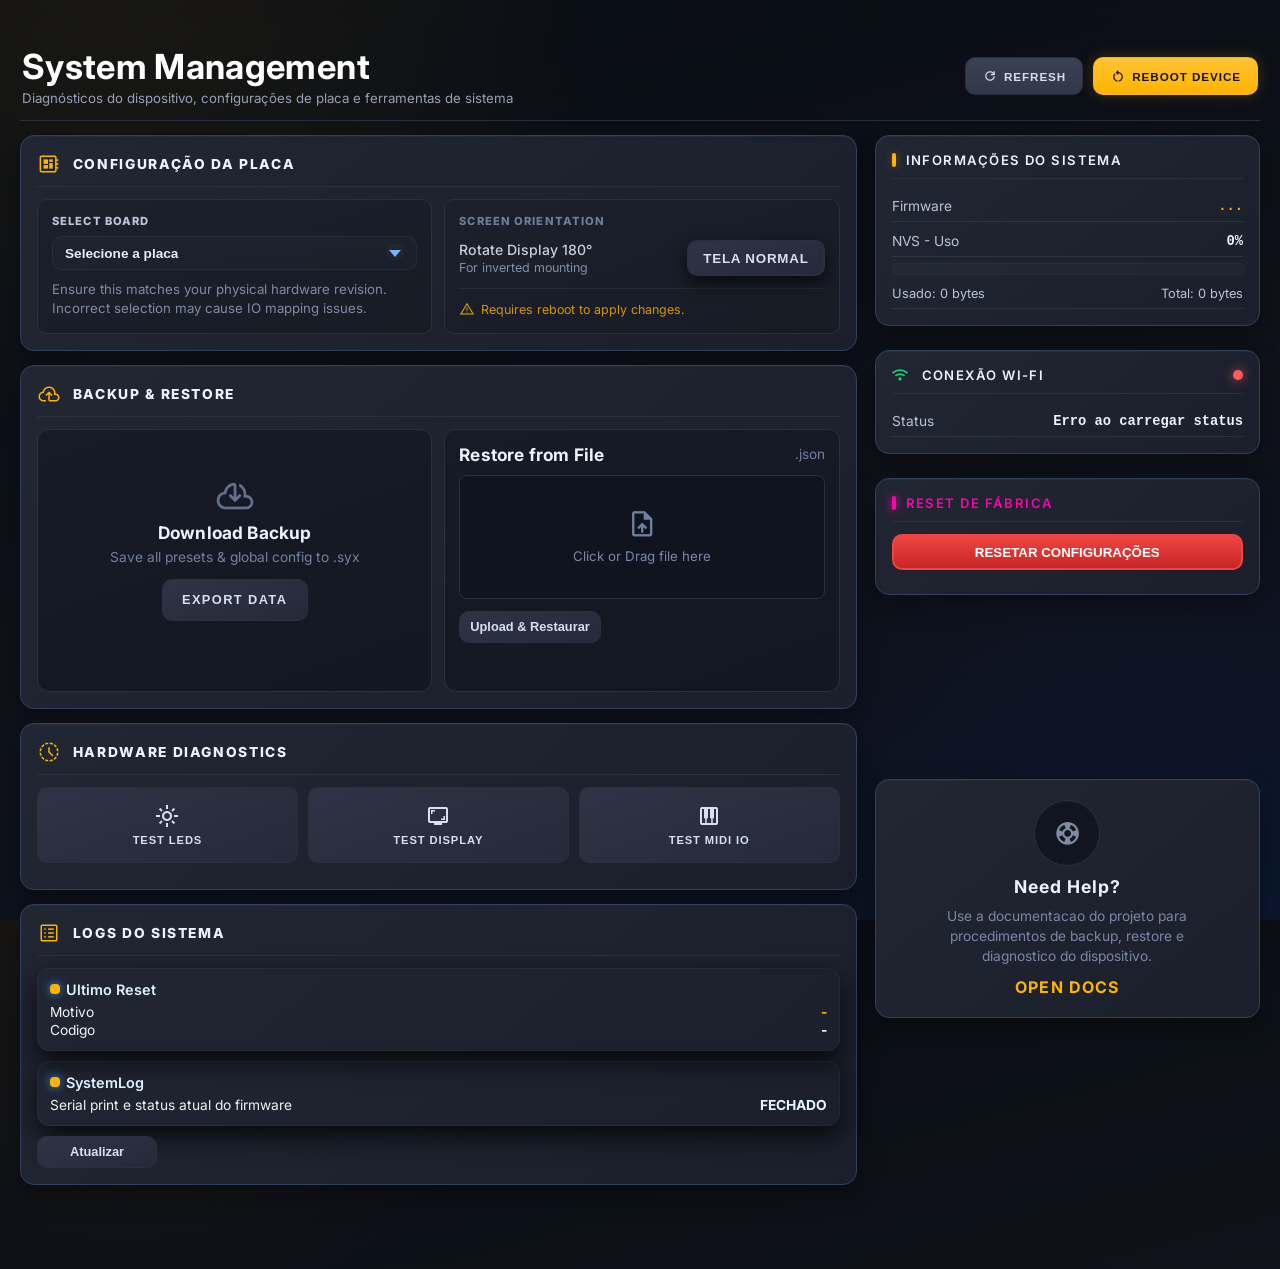
<file: api/logs/index.html>
﻿<!doctype html>
<html lang="pt-BR">
<head>
  <meta charset="utf-8" />
  <meta name="viewport" content="width=device-width, initial-scale=1" />
  <title>BFMIDI - Logs</title>
  <style>
    html, body { margin: 0; height: 100%; font-family: system-ui, -apple-system, Segoe UI, sans-serif; background: #080b11; color: #e6eef6; }
    .wrap { display: grid; place-items: center; height: 100%; padding: 16px; text-align: center; }
    .card { border: 1px solid rgba(57,160,255,0.45); border-radius: 12px; padding: 18px; background: rgba(10,15,24,0.95); max-width: 460px; width: 100%; }
    h1 { margin: 0 0 8px; font-size: 1.05rem; letter-spacing: 0.08em; text-transform: uppercase; }
    p { margin: 0; color: #9aa5b3; }
  </style>
</head>
<body>
  <div class="wrap">
    <div class="card">
      <h1>Gerando logs</h1>
      <p id="status">Aguardando conexao USB...</p>
    </div>
  </div>

  <script>
    (async function () {
      const statusEl = document.getElementById('status');
      const bridge = window.parent && window.parent !== window ? window.parent.BFMIDIExternalBridge : null;

      if (!bridge || typeof bridge.request !== 'function') {
        statusEl.textContent = 'Bridge indisponivel. Voltando ao sistema.';
        setTimeout(function () { window.location.replace('/system/'); }, 900);
        return;
      }

      try {
        const result = await bridge.request('/api/logs', { method: 'GET' });
        const text = (result && typeof result.body === 'string') ? result.body : '';

        const blob = new Blob([text], { type: 'text/plain;charset=utf-8' });
        const url = URL.createObjectURL(blob);

        const anchor = document.createElement('a');
        anchor.href = url;
        anchor.download = 'bfmidi_logs.txt';
        document.body.appendChild(anchor);
        anchor.click();
        anchor.remove();

        setTimeout(function () {
          URL.revokeObjectURL(url);
        }, 500);

        statusEl.textContent = 'Download iniciado.';
      } catch (error) {
        statusEl.textContent = 'Erro: ' + (error && error.message ? error.message : String(error));
      }

      setTimeout(function () {
        window.location.replace('/system/');
      }, 900);
    })();
  </script>
</body>
</html>
</file>
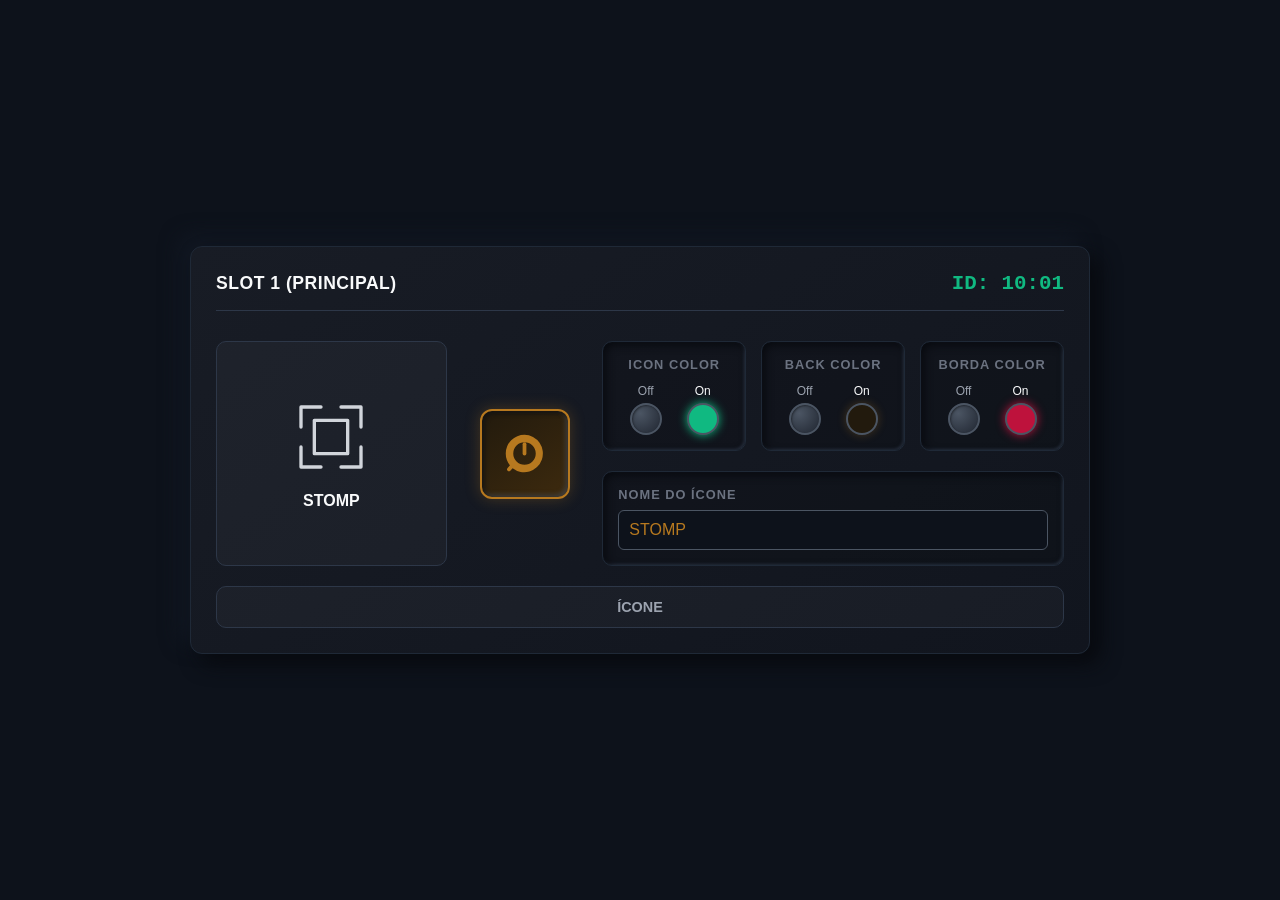
<file: teste.html>
<!DOCTYPE html>
<html lang="pt-BR">
<head>
    <meta charset="UTF-8">
    <meta name="viewport" content="width=device-width, initial-scale=1.0">
    <title>Painel de Controle do Slot - Design CSS</title>
    <style>
        /* --- ESTILOS GERAIS E CSS RESET --- */
        * {
            box-sizing: border-box;
            margin: 0;
            padding: 0;
            font-family: 'Segoe UI', Tahoma, Geneva, Verdana, sans-serif;
        }

        body {
            background-color: #0d121b; /* Cor de fundo escura do painel original */
            color: #d1d5db; /* Cor de texto cinza claro */
            display: flex;
            justify-content: center;
            align-items: center;
            min-height: 100vh;
            padding: 20px;
        }

        /* --- CONTÊINER PRINCIPAL --- */
        .painel-principal {
            background: linear-gradient(145deg, #181c25, #11151e); /* Neumorfismo suave */
            border: 1px solid #1f2937;
            border-radius: 12px;
            width: 100%;
            max-width: 900px;
            padding: 25px;
            box-shadow: 10px 10px 20px #080a0f, -10px -10px 20px #121823;
            display: grid;
            grid-template-areas: 
                "header header header"
                "icon power color-group"
                "icon power input-group"
                "btn-icone btn-icone btn-icone";
            grid-template-columns: 2fr 1fr 4fr;
            grid-gap: 20px;
        }

        /* --- CABEÇALHO --- */
        .header {
            grid-area: header;
            display: flex;
            justify-content: space-between;
            align-items: center;
            padding-bottom: 15px;
            border-bottom: 1px solid #2d3748;
            margin-bottom: 10px;
        }

        .titulo-slot {
            font-size: 1.1rem;
            font-weight: 600;
            color: #f9fafb;
            letter-spacing: 0.5px;
        }

        .id-timer {
            color: #10b981; /* Verde do timer original */
            font-family: 'Courier New', Courier, monospace;
            font-weight: bold;
            font-size: 1.3rem;
        }

        /* --- SEÇÃO DO ÍCONE (ESQUERDA) --- */
        .secao-icone {
            grid-area: icon;
            display: flex;
            flex-direction: column;
            align-items: center;
            justify-content: center;
            background-color: rgba(255, 255, 255, 0.03);
            border-radius: 10px;
            padding: 20px;
            border: 1px solid #2d3748;
        }

        .icon-svg {
            width: 80px;
            height: 80px;
            margin-bottom: 15px;
            stroke: #d1d5db;
        }

        .text-icone-big {
            font-size: 1rem;
            color: #f9fafb;
            font-weight: bold;
        }

        /* --- SEÇÃO DO BOTÃO POWER (MEIO) --- */
        .secao-power {
            grid-area: power;
            display: flex;
            justify-content: center;
            align-items: center;
        }

        .btn-power {
            background: linear-gradient(145deg, #221a0d, #3d2a0e);
            border: 2px solid #b7791f;
            color: #b7791f; /* Laranja/Bronze do original */
            border-radius: 12px;
            width: 90px;
            height: 90px;
            font-size: 2.5rem;
            cursor: pointer;
            box-shadow: inset 2px 2px 5px #111, inset -2px -2px 5px #444, 0px 0px 15px rgba(183, 121, 31, 0.3);
            transition: all 0.2s ease;
            display: flex;
            justify-content: center;
            align-items: center;
        }

        .btn-power:hover {
            box-shadow: inset 1px 1px 3px #111, inset -1px -1px 3px #444, 0px 0px 20px rgba(183, 121, 31, 0.5);
            transform: scale(1.02);
        }

        .btn-power svg {
            width: 45px;
            height: 45px;
            fill: #b7791f;
        }

        /* --- GRUPO DE CORES (DIREITA) --- */
        .color-group-container {
            grid-area: color-group;
            display: flex;
            gap: 15px;
        }

        .color-group-box {
            flex: 1;
            background-color: rgba(0, 0, 0, 0.15); /* Efeito rebaixado */
            border-radius: 10px;
            padding: 15px;
            border: 1px solid #1f2937;
            box-shadow: inset 3px 3px 8px #080a0f, inset -1px -1px 3px #2d3748;
        }

        .color-group-box h3 {
            font-size: 0.8rem;
            color: #6b7280;
            text-transform: uppercase;
            text-align: center;
            margin-bottom: 12px;
            letter-spacing: 1px;
        }

        .color-pair {
            display: flex;
            justify-content: center;
            gap: 25px;
        }

        .color-state {
            display: flex;
            flex-direction: column;
            align-items: center;
            gap: 5px;
        }

        .state-label {
            font-size: 0.75rem;
            color: #9ca3af;
        }

        .color-well-off {
            width: 32px;
            height: 32px;
            border-radius: 50%;
            border: 2px solid #4b5563;
            background: radial-gradient(circle at 30% 30%, #4b5563, #202631);
            box-shadow: inset 1px 1px 2px rgba(0,0,0,0.4);
        }

        /* --- Estados 'ON' com brilho CSS --- */
        .on-label { color: #f9fafb; }

        .on-icon { 
            background: #10b981;
            box-shadow: 0 0 10px #10b981;
        }

        .on-back { 
            background: #221a0d; 
            box-shadow: 0 0 10px rgba(183, 121, 31, 0.3);
        }

        .on-border { 
            background: #be123c; /* Vermelho rubi */
            box-shadow: 0 0 10px #be123c;
        }

        /* --- GRUPO DE ENTRADA (DIREITA) --- */
        .input-group-box {
            grid-area: input-group;
            background-color: rgba(0, 0, 0, 0.15);
            border-radius: 10px;
            padding: 15px;
            border: 1px solid #1f2937;
            box-shadow: inset 3px 3px 8px #080a0f, inset -1px -1px 3px #2d3748;
        }

        .input-group-box h3 {
            font-size: 0.8rem;
            color: #6b7280;
            text-transform: uppercase;
            margin-bottom: 8px;
            letter-spacing: 1px;
        }

        .input-text {
            width: 100%;
            background-color: #0d121b;
            color: #b7791f; /* Laranja */
            border: 1px solid #4b5563;
            border-radius: 6px;
            padding: 10px;
            font-size: 1rem;
            outline: none;
            transition: border-color 0.2s;
        }

        .input-text:focus {
            border-color: #b7791f;
        }

        /* --- BOTÃO INFERIOR --- */
        .btn-icone {
            grid-area: btn-icone;
            background-color: rgba(255, 255, 255, 0.03);
            border: 1px solid #2d3748;
            color: #9ca3af;
            border-radius: 10px;
            padding: 12px;
            font-size: 0.9rem;
            font-weight: bold;
            text-align: center;
            text-transform: uppercase;
            cursor: pointer;
            transition: background 0.2s;
        }

        .btn-icone:hover {
            background-color: rgba(255, 255, 255, 0.08);
            color: #f9fafb;
        }

        /* --- RESPONSIVIDADE PARA CELULARES --- */
        @media (max-width: 768px) {
            .painel-principal {
                grid-template-areas: 
                    "header header"
                    "power power"
                    "icon icon"
                    "color-group color-group"
                    "input-group input-group"
                    "btn-icone btn-icone";
                grid-template-columns: 1fr 1fr;
            }
            .color-group-container {
                flex-direction: column;
            }
        }
    </style>
</head>
<body>

<div class="painel-principal">
    <header class="header">
        <div class="titulo-slot">SLOT 1 (PRINCIPAL)</div>
        <div class="id-timer">ID: 10:01</div>
    </header>

    <div class="secao-icone">
        <svg class="icon-svg" viewBox="0 0 24 24" fill="none" stroke="currentColor" stroke-width="1" stroke-linecap="round" stroke-linejoin="round">
            <polyline points="15 3 21 3 21 9"></polyline>
            <polyline points="9 21 3 21 3 15"></polyline>
            <polyline points="21 15 21 21 15 21"></polyline>
            <polyline points="3 9 3 3 9 3"></polyline>
            <rect x="7" y="7" width="10" height="10"></rect>
        </svg>
        <div class="text-icone-big">STOMP</div>
    </div>

    <div class="secao-power">
        <button class="btn-power">
            <svg viewBox="0 0 24 24">
                <path d="M12,2A10,10,0,0,0,2,12a9.89,9.89,0,0,0,2.26,6.33L3,19.74a1,1,0,1,0,1.42,1.42L5.67,19.9A10,10,0,1,0,12,2ZM12,18a6,6,0,1,1,6-6A6,6,0,0,1,12,18Z"/>
                <path d="M12,6a1,1,0,0,0-1,1v5a1,1,0,0,0,2,0V7A1,1,0,0,0,12,6Z"/>
            </svg>
        </button>
    </div>

    <div class="color-group-container">
        <div class="color-group-box">
            <h3>Icon Color</h3>
            <div class="color-pair">
                <div class="color-state">
                    <div class="state-label">Off</div>
                    <div class="color-well-off"></div>
                </div>
                <div class="color-state">
                    <div class="state-label on-label">On</div>
                    <div class="color-well-off on-icon"></div>
                </div>
            </div>
        </div>
        <div class="color-group-box">
            <h3>Back Color</h3>
            <div class="color-pair">
                <div class="color-state">
                    <div class="state-label">Off</div>
                    <div class="color-well-off"></div>
                </div>
                <div class="color-state">
                    <div class="state-label on-label">On</div>
                    <div class="color-well-off on-back"></div>
                </div>
            </div>
        </div>
        <div class="color-group-box">
            <h3>Borda Color</h3>
            <div class="color-pair">
                <div class="color-state">
                    <div class="state-label">Off</div>
                    <div class="color-well-off"></div>
                </div>
                <div class="color-state">
                    <div class="state-label on-label">On</div>
                    <div class="color-well-off on-border"></div>
                </div>
            </div>
        </div>
    </div>

    <div class="input-group-box">
        <h3>Nome do Ícone</h3>
        <input type="text" class="input-text" value="STOMP">
    </div>

    <div class="btn-icone">Ícone</div>

</div>

</body>
</html>
</file>
<file: css/visual-refresh-global.css>
/* Visual refresh for GLOBAL CONFIG (pixel-aligned to reference) */
:root {
  --vrg-bg: #0d1016;
  --vrg-bg-soft: #161922;
  --vrg-bg-panel: #22242c;
  --vrg-bg-panel-2: #1b1e27;
  --vrg-bg-input: #13161e;
  --vrg-border: #343947;
  --vrg-border-soft: #2b3040;
  --vrg-text: #f2f4f8;
  --vrg-muted: #9ca6bc;
  --vrg-accent: #ffb300;
  --vrg-accent-soft: rgba(255, 179, 0, 0.2);
}

html,
body {
  background:
    radial-gradient(circle at 12% -18%, rgba(255, 179, 0, 0.08), transparent 32%),
    linear-gradient(180deg, #0b0d13 0%, #0d1016 55%, #0a0d14 100%) !important;
  color: var(--vrg-text);
}

.page {
  max-width: 1360px !important;
  padding: 16px 20px 96px !important;
}

.page-topbar {
  display: flex;
  align-items: flex-start;
  justify-content: space-between;
  gap: 16px;
  margin: 0 2px 12px;
  padding: 6px 0 14px;
  border-bottom: 1px solid var(--vrg-border-soft);
}

.page-topbar h1 {
  margin: 0;
  font-size: clamp(2rem, 2.9vw, 3rem) !important;
  font-weight: 700;
  letter-spacing: 0.01em;
  color: #fff;
}

.page-topbar p {
  margin: 3px 0 0;
  font-size: 0.81rem !important;
  color: var(--vrg-muted);
}

.page-actions {
  display: inline-flex;
  align-items: center;
  gap: 10px;
}

.btn-top {
  height: 44px;
  padding: 0 20px;
  border-radius: 12px;
  border: 1px solid var(--vrg-border);
  display: inline-flex;
  align-items: center;
  gap: 8px;
  text-transform: uppercase;
  font-size: 0.94rem;
  font-weight: 800;
  letter-spacing: 0.05em;
  cursor: pointer;
  transition: 0.2s ease;
}

.btn-top-muted {
  background: linear-gradient(180deg, #3b4356 0%, #333a4b 100%);
  color: #e1e6f2;
}

.btn-top-muted:hover {
  filter: brightness(1.08);
}

.btn-top-accent {
  background: linear-gradient(180deg, #ffc331 0%, var(--vrg-accent) 100%);
  border-color: rgba(255, 179, 0, 0.5);
  color: #101217;
  box-shadow: 0 0 14px rgba(255, 179, 0, 0.22);
}

.btn-top-accent:hover {
  box-shadow: 0 0 18px rgba(255, 179, 0, 0.3);
}

.grid {
  margin-top: 0 !important;
}

.grid > .card {
  background: transparent !important;
  border: 0 !important;
  box-shadow: none !important;
  padding: 0 !important;
  width: 100% !important;
  max-width: none !important;
  margin: 0 !important;
}

#globalConfigForm {
  display: grid;
  grid-template-columns: minmax(0, 1.72fr) minmax(320px, 0.83fr);
  gap: 18px;
}

.settings-section {
  margin: 0 !important;
  padding: 20px !important;
  border-radius: 16px !important;
  border: 1px solid var(--vrg-border) !important;
  background: linear-gradient(130deg, var(--vrg-bg-panel) 0%, var(--vrg-bg-panel-2) 100%) !important;
  box-shadow: inset 0 1px 0 rgba(255, 255, 255, 0.03), 0 10px 22px rgba(0, 0, 0, 0.38) !important;
}

.settings-section h2 {
  margin: 0 0 16px !important;
  padding: 0 0 12px !important;
  border-bottom: 1px solid var(--vrg-border-soft) !important;
  font-size: clamp(1rem, 1.35vw, 1.08rem) !important;
  font-weight: 800;
  letter-spacing: 0.1em !important;
  text-transform: uppercase;
  display: flex;
  align-items: center;
  gap: 10px;
  color: #f7f9fd !important;
}

.settings-section h2::before {
  font-family: "Material Symbols Outlined";
  content: "settings";
  font-size: 1.34rem;
  font-weight: 400;
  width: auto !important;
  height: auto !important;
  border-radius: 0 !important;
  background: none !important;
  box-shadow: none !important;
  color: var(--vrg-accent);
}

.section-interface-display h2::before { content: "desktop_windows"; }
.section-modo h2::before { content: "settings_input_component"; }
.section-autostart h2::before { content: "play_circle"; }
.section-levels h2::before { content: "graphic_eq"; }
.section-lock h2::before { content: "lock"; }
.section-presets h2::before { content: "palette"; }
.section-swglobal h2::before { content: "toggle_on"; }
.section-system h2::before { content: "tune"; }

.section-interface-display,
.section-modo,
.section-presets,
.section-swglobal {
  grid-column: 1;
}

.section-autostart,
.section-levels,
.section-lock,
.section-system {
  grid-column: 2;
}

.section-levels {
  grid-row: 1;
}

#statusMessage {
  grid-column: 1 / -1;
}

.form-group {
  margin-bottom: 0 !important;
}

label,
.form-group label {
  color: #95a0b8 !important;
  font-weight: 700 !important;
  letter-spacing: 0.04em !important;
  text-transform: uppercase;
  font-size: 0.76rem !important;
}

.interface-display-grid {
  display: grid;
  grid-template-columns: repeat(2, minmax(0, 1fr));
  gap: 16px;
}

.studio-subcard {
  border: 1px solid var(--vrg-border-soft);
  border-radius: 12px;
  background: linear-gradient(140deg, #181c25 0%, #141822 100%);
  padding: 18px 16px;
}

.studio-subcard h3 {
  margin: 0 0 14px;
  color: #707d97;
  font-size: 0.72rem;
  font-weight: 800;
  letter-spacing: 0.09em;
  text-transform: uppercase;
}

.display-control-list {
  display: grid;
  gap: 12px;
}

.display-control-row {
  display: flex;
  align-items: center;
  justify-content: space-between;
  gap: 12px;
}

.display-control-label {
  margin: 0 !important;
  color: #c5cfdf !important;
  font-size: 0.88rem !important;
  text-transform: none !important;
  letter-spacing: 0 !important;
}

.display-inline-combo {
  display: inline-flex;
  align-items: center;
  gap: 8px;
}

.rect-toggle,
.display-inline-btn,
.led-adjust-btn,
.auto-start-mode-btn,
.palette-mode-btn,
.autostart-single-box,
.preset-level-box {
  border: 1px solid #454b5d !important;
  background: linear-gradient(180deg, #3c4355 0%, #313848 100%) !important;
  color: #e4e9f4 !important;
  box-shadow: inset 0 1px 0 rgba(255, 255, 255, 0.05), 0 5px 12px rgba(0, 0, 0, 0.35) !important;
}

.rect-toggle-fx-on,
.rect-toggle-bg-on {
  border-color: rgba(255, 179, 0, 0.78) !important;
  color: #f4f7ff !important;
}

.rect-toggle-fx-off,
.rect-toggle-bg-off {
  border-color: #4d5467 !important;
  color: #d3dbec !important;
}

.rect-toggle-fx-live {
  border-color: #686f86 !important;
  color: #e2e8f7 !important;
}

.display-inline-btn {
  width: 102px !important;
  min-width: 102px !important;
  height: 36px !important;
  padding: 0 12px !important;
  font-size: 0.82rem !important;
  border-radius: 8px !important;
  letter-spacing: 0.04em !important;
}

.bg-preview-inline .selected-color-preview {
  width: 28px !important;
  height: 28px !important;
  min-width: 28px !important;
  border-radius: 6px !important;
  border: 1px solid var(--vrg-border) !important;
  box-shadow: none !important;
}

.bg-preview-inline .selected-color-preview-box {
  width: 100% !important;
  height: 100% !important;
}

.led-control-list {
  display: grid;
  gap: 16px;
}

.led-brightness-head {
  display: flex;
  align-items: center;
  justify-content: space-between;
  margin-bottom: 8px;
}

.led-brightness-value {
  font-size: 0.75rem;
  font-weight: 800;
  color: var(--vrg-accent);
  letter-spacing: 0.03em;
}

.led-adjust-btn {
  width: 100% !important;
  height: 44px !important;
  min-width: 0 !important;
  border-radius: 8px !important;
  text-transform: uppercase;
  font-weight: 800;
  letter-spacing: 0.04em;
}

.led-preview-row {
  display: flex;
  align-items: center;
  justify-content: space-between;
  padding-top: 10px;
  border-top: 1px solid #2a3040;
}

.led-preview-btn {
  width: 70px !important;
  min-width: 70px !important;
  height: 30px !important;
  border-radius: 999px !important;
  padding: 0 !important;
  font-size: 0.76rem !important;
}

.hardware-select-grid {
  display: grid;
  grid-template-columns: repeat(2, minmax(0, 1fr));
  gap: 14px;
  margin-bottom: 14px;
}

.embedded-switch-card {
  border: 1px solid var(--vrg-border-soft);
  border-radius: 12px;
  background: linear-gradient(145deg, #1b1f29 0%, #171b24 100%);
  padding: 10px;
}

.embedded-switch-card h3 {
  margin: 0;
  padding: 10px 12px 12px;
  border-bottom: 1px solid var(--vrg-border-soft);
  color: #e3e8f5;
  font-size: 0.95rem;
  letter-spacing: 0.04em;
  text-transform: uppercase;
}

.switch-config-area {
  margin-top: 0 !important;
  border: 0 !important;
  border-radius: 0 !important;
  background: transparent !important;
  box-shadow: none !important;
  padding: 14px 12px 6px !important;
}

.switch-config-grid-main {
  display: grid !important;
  grid-template-columns: 1.3fr 0.95fr 0.62fr 0.38fr 0.65fr !important;
  gap: 12px !important;
  align-items: end;
}

.switch-state-group {
  text-align: center;
}

.switch-state-group .toggle-label {
  display: inline-flex !important;
  align-items: center;
  justify-content: center;
}

.switch-state-group .toggle-switch {
  margin: 0 !important;
  width: 48px !important;
  height: 26px !important;
}

.switch-state-group .toggle-slider:before {
  width: 18px !important;
  height: 18px !important;
}

.switch-state-group .toggle-slider::after {
  display: none;
}

.switch-state-group .form-group label {
  text-align: center;
}

.switch-color-group .selected-color-preview {
  width: 100% !important;
  height: 24px !important;
  border-radius: 6px !important;
  border: 1px solid #48506a !important;
  box-shadow: none !important;
}

.switch-color-group .selected-color-preview-box {
  width: 100% !important;
  height: 100% !important;
  border: 0 !important;
}

#dynamicModeConfigArea {
  margin-top: 12px !important;
  border-top: 1px solid var(--vrg-border-soft) !important;
  padding-top: 12px !important;
}

#dynamicModeConfigArea .extras-group {
  border: 1px solid var(--vrg-border-soft);
  border-radius: 10px;
  background: #151a23;
  padding: 12px;
  margin-bottom: 10px;
}

#dynamicModeConfigArea .extras-group h4 {
  margin: 0 0 10px;
  color: #cdd4e6;
  font-size: 0.9rem;
  letter-spacing: 0.04em;
}

#dynamicModeConfigArea .spin-values-row,
#dynamicModeConfigArea .control-inline-group,
#dynamicModeConfigArea .custom-inline-group {
  display: grid;
  grid-template-columns: repeat(3, minmax(0, 1fr));
  gap: 10px;
}

#dynamicModeConfigArea .custom-inline-group {
  grid-template-columns: repeat(2, minmax(0, 1fr));
}

#dynamicModeConfigArea .spin-value-item label,
#dynamicModeConfigArea .custom-value-container label {
  color: #8e9bb5 !important;
  font-size: 0.72rem !important;
}

#dynamicModeConfigArea .spin-knob-placeholder {
  height: 8px;
  border-radius: 999px;
  background: #0f131a;
  border: 1px solid #3a4152;
  margin-top: 7px;
  overflow: hidden;
}

#dynamicModeConfigArea .spin-knob-progress-bar {
  height: 100%;
  background: linear-gradient(90deg, #ffc433 0%, var(--vrg-accent) 100%);
}

#dynamicModeConfigArea .spin-knob-progress-bar span {
  display: none;
}

#dynamicModeConfigArea .single-toggle-button {
  width: 100%;
  min-width: 0;
  height: 40px;
  border-radius: 8px;
  border: 1px solid #4b536a;
  background: linear-gradient(180deg, #3c4355 0%, #313848 100%);
  color: #d7deef;
  font-weight: 700;
}

.swglobal-no-extra {
  border: 1px dashed #4b536a;
  border-radius: 8px;
  padding: 10px 12px;
  color: #8e9bb5;
  font-size: 0.8rem;
  text-align: center;
}

.custom-select-wrapper .custom-select-trigger,
input[type="text"],
input[type="number"],
select {
  background: var(--vrg-bg-input) !important;
  border: 1px solid var(--vrg-border-soft) !important;
  color: #f0f3fa !important;
  border-radius: 10px !important;
  box-shadow: inset 0 1px 0 rgba(255, 255, 255, 0.02) !important;
}

.custom-select-wrapper .custom-select-trigger {
  height: 44px;
  display: flex;
  align-items: center;
  font-size: 1rem !important;
  font-weight: 700;
  padding: 0 36px 0 14px !important;
}

.custom-select-wrapper .custom-select-trigger::after {
  right: 12px !important;
  border-top-color: #7482a0 !important;
}

.custom-options-panel {
  background: #1a1d26 !important;
  border-color: var(--vrg-border-soft) !important;
}

.custom-option {
  color: #d7deee !important;
}

.custom-option:hover,
.custom-option.selected {
  background: #2a3040 !important;
}

.section-autostart .auto-start-enabled-row {
  margin-bottom: 12px !important;
  border: 1px solid var(--vrg-border-soft);
  border-radius: 12px;
  background: #1a1e28;
  padding: 14px !important;
}

.auto-start-enabled-label {
  color: #e9edf7;
  font-size: 0.94rem;
  font-weight: 700;
  text-transform: none;
}

.auto-start-enabled-btn {
  width: 66px !important;
  min-width: 66px !important;
  height: 32px !important;
  border-radius: 999px !important;
  font-size: 0.86rem !important;
}

.auto-start-bank-patch-row {
  display: grid !important;
  grid-template-columns: repeat(2, minmax(0, 1fr));
  gap: 14px !important;
}

.autostart-single-box {
  width: 100% !important;
  min-width: 0 !important;
  aspect-ratio: 1 / 1;
  min-height: 130px !important;
  border-radius: 16px !important;
  display: flex !important;
  flex-direction: column;
  justify-content: center;
  gap: 10px;
}

.autostart-meta {
  font-size: 0.93rem;
  color: #717e9a;
  letter-spacing: 0.08em;
}

#autoStartRowLabel,
#autoStartColLabel {
  font-size: 3.15rem;
  line-height: 1;
}

.auto-start-mode-btn {
  width: 100% !important;
  min-width: 0 !important;
  height: 52px !important;
  border-radius: 12px !important;
  font-size: 1rem !important;
  letter-spacing: 0.05em !important;
}

.section-levels .preset-levels-selector,
.section-lock .preset-levels-selector {
  border: 1px solid var(--vrg-border-soft);
  border-radius: 12px;
  background: #171b24;
  padding: 14px;
}

.section-levels .preset-levels-selector {
  display: grid !important;
  grid-template-columns: repeat(5, minmax(0, 1fr));
  gap: 10px;
}

.section-levels .preset-level-box {
  width: 100%;
  height: 70px;
  border-radius: 10px;
  font-size: 2rem;
  border-color: rgba(255, 179, 0, 0.75) !important;
  color: var(--vrg-accent) !important;
  background: #202634 !important;
}

.section-levels .preset-level-box:not(.selected) {
  border-color: rgba(255, 179, 0, 0.55) !important;
  color: #f5c958 !important;
  opacity: 1;
}

.section-levels .preset-level-box.selected {
  background: linear-gradient(180deg, #ffc230 0%, var(--vrg-accent) 100%) !important;
  color: #121419 !important;
  border-color: rgba(255, 179, 0, 0.95) !important;
  box-shadow: 0 0 14px rgba(255, 179, 0, 0.26) !important;
}

/* Active Channels on current global-config layout (without .section-levels wrapper) */
#presetLevelsContainer .preset-level-box {
  border-color: rgba(255, 179, 0, 0.45) !important;
  color: #dce4f5 !important;
  background: linear-gradient(180deg, #2c3241 0%, #242a37 100%) !important;
}

#presetLevelsContainer .preset-level-box:not(.selected) {
  border-color: rgba(255, 179, 0, 0.35) !important;
  color: #8f9bb4 !important;
  background: linear-gradient(180deg, #252b38 0%, #1f2532 100%) !important;
  box-shadow: inset 0 1px 0 rgba(255, 255, 255, 0.03), 0 4px 10px rgba(0, 0, 0, 0.35) !important;
}

#presetLevelsContainer .preset-level-box.selected {
  border-color: rgba(255, 179, 0, 0.95) !important;
  color: #121419 !important;
  background: linear-gradient(180deg, #ffc230 0%, var(--vrg-accent) 100%) !important;
  box-shadow: 0 0 14px rgba(255, 179, 0, 0.28) !important;
}

.section-lock .preset-levels-selector {
  display: grid !important;
  grid-template-columns: repeat(2, minmax(0, 1fr));
  gap: 12px;
}

.section-lock .preset-level-box {
  width: 100%;
  height: 72px;
  display: flex;
  align-items: center;
  justify-content: center;
  gap: 8px;
  border-radius: 10px;
  font-size: 1.05rem;
  letter-spacing: 0.04em;
  border: 1px solid #49506a !important;
  color: #8d98b1 !important;
  background: #171b24 !important;
}

#lockSetupBtn::before,
#lockGlobalBtn::before {
  font-family: "Material Symbols Outlined";
  font-size: 1.02rem;
  line-height: 1;
}

#lockSetupBtn::before {
  content: "settings";
}

#lockGlobalBtn::before {
  content: "public";
}

.section-lock .preset-level-box.selected {
  border-color: #f35a5f !important;
  color: #f35a5f !important;
  box-shadow: 0 0 14px rgba(243, 90, 95, 0.2) !important;
}

.palette-header-row {
  display: flex !important;
  align-items: center;
  justify-content: space-between;
  flex-wrap: nowrap;
  gap: 12px;
  margin-bottom: 14px !important;
}

.palette-header-row h2 {
  margin: 0 !important;
  padding: 0 !important;
  border-bottom: 0 !important;
  flex: 1;
  min-width: 0;
}

.palette-mode-btn {
  min-width: 120px !important;
  height: 36px !important;
  border-radius: 8px !important;
  font-size: 0.78rem !important;
  font-weight: 700 !important;
}

.section-presets .color-row {
  display: flex !important;
  flex-wrap: wrap;
  gap: 12px !important;
  justify-content: flex-start !important;
  margin: 0 !important;
}

.section-presets .color-grid-item {
  width: 108px;
  min-width: 108px;
  border: 1px solid var(--vrg-border-soft);
  border-radius: 12px;
  padding: 12px 10px;
  background: linear-gradient(145deg, #1c2029 0%, #171b24 100%);
}

.section-presets .color-grid-item label {
  color: #7d8aa4 !important;
  font-size: 0.72rem !important;
  margin-bottom: 10px !important;
}

.section-presets .color-grid-item .selected-color-preview {
  width: 56px !important;
  height: 56px !important;
  margin: 0 auto;
  border: 2px solid #3e465d !important;
  border-radius: 999px !important;
  box-shadow: inset 0 2px 4px rgba(0, 0, 0, 0.45), 0 5px 14px rgba(0, 0, 0, 0.35) !important;
}

.section-presets .color-grid-item .selected-color-preview-box {
  width: 100% !important;
  height: 100% !important;
  border: 0 !important;
  border-radius: 999px !important;
}

.palette-live-area {
  margin-top: 14px;
  padding-top: 14px;
  border-top: 1px solid var(--vrg-border-soft);
}

.palette-live-grid {
  display: grid;
  grid-template-columns: repeat(2, minmax(0, 1fr));
  gap: 12px;
}

.palette-live-item {
  border: 1px solid var(--vrg-border-soft);
  border-radius: 10px;
  background: #171b24;
  padding: 10px 12px;
  display: flex;
  align-items: center;
  justify-content: space-between;
  gap: 12px;
}

.palette-live-item label {
  margin: 0 !important;
  color: #8f9ab3 !important;
  font-size: 0.82rem !important;
}

.palette-live-item .selected-color-preview {
  width: 36px !important;
  height: 36px !important;
  border-radius: 8px !important;
  border: 1px solid #4a5166 !important;
  box-shadow: none !important;
}

.palette-live-item .selected-color-preview-box {
  width: 100% !important;
  height: 100% !important;
  border: 0 !important;
  border-radius: 6px !important;
}

.palette-layer-toggle-wrap {
  margin-top: 12px;
  display: flex;
  justify-content: flex-end;
}

.live-layer-btn {
  min-width: 188px !important;
  height: 42px !important;
  border: 1px solid #4a5166 !important;
  border-radius: 10px !important;
  background: linear-gradient(180deg, #3b4254 0%, #303749 100%) !important;
  color: #e9edf7 !important;
  box-shadow: inset 0 1px 0 rgba(255, 255, 255, 0.04), 0 5px 12px rgba(0, 0, 0, 0.35) !important;
}

.live-layer-btn.off {
  color: #adb7cd !important;
  border-color: #515a72 !important;
}

@media (max-width: 1180px) {
  #globalConfigForm {
    grid-template-columns: 1fr;
  }

  .section-interface-display,
  .section-modo,
  .section-presets,
  .section-swglobal,
  .section-autostart,
  .section-levels,
  .section-lock,
  .section-system {
    grid-column: 1;
  }
}

@media (max-width: 820px) {
  .page {
    padding: 12px 10px 90px !important;
  }

  .page-topbar {
    flex-direction: column;
    align-items: flex-start;
  }

  .page-actions {
    width: 100%;
  }

  .btn-top {
    flex: 1;
    justify-content: center;
  }

  .interface-display-grid,
  .hardware-select-grid,
  .switch-config-grid-main,
  .palette-live-grid {
    grid-template-columns: 1fr !important;
  }

  .section-presets .color-grid-item {
    width: calc(50% - 6px);
    min-width: 0;
  }
}
</file>
<file: css/visual-refresh-system.css>
/* Visual refresh for system page */
:root {
  --vrs-bg: #0f1219;
  --vrs-card: #23252e;
  --vrs-card-soft: #1b1f29;
  --vrs-card-deep: #141923;
  --vrs-border: #32384a;
  --vrs-border-soft: #2a3040;
  --vrs-text: #f2f4fa;
  --vrs-muted: #96a0b8;
  --vrs-accent: #ffb300;
}

html,
body {
  background:
    radial-gradient(circle at 8% -10%, rgba(255, 179, 0, 0.08), transparent 34%),
    radial-gradient(circle at 92% 110%, rgba(37, 99, 235, 0.09), transparent 34%),
    linear-gradient(165deg, #080c14 0%, var(--vrs-bg) 56%, #091120 100%) !important;
}

.page {
  max-width: 1320px !important;
  padding: 16px 20px 84px !important;
}

.page-topbar {
  display: flex;
  align-items: center;
  justify-content: space-between;
  gap: 16px;
  margin-bottom: 14px;
  padding: 10px 2px 14px;
  border-bottom: 1px solid var(--vrs-border-soft);
}

.page-topbar h1 {
  margin: 0;
  font-size: 3rem;
  font-size: clamp(1.85rem, 2.7vw, 2.9rem);
  font-weight: 700;
  letter-spacing: 0.01em;
  color: #fff;
}

.page-topbar p {
  margin: 3px 0 0;
  color: var(--vrs-muted);
  font-size: 0.83rem;
}

.btn-top {
  height: 38px;
  padding: 0 16px;
  border-radius: 10px;
  border: 1px solid var(--vrs-border-soft);
  font-size: 0.73rem;
  font-weight: 800;
  letter-spacing: 0.08em;
  text-transform: uppercase;
  display: inline-flex;
  align-items: center;
  gap: 6px;
  cursor: pointer;
}

.btn-top-muted {
  background: linear-gradient(180deg, #3a4153 0%, #31384a 100%);
  color: #d7ddea;
}

.btn-top-accent {
  background: linear-gradient(180deg, #ffc433 0%, var(--vrs-accent) 100%);
  border-color: rgba(255, 179, 0, 0.45);
  color: #111317;
  box-shadow: 0 0 16px rgba(255, 179, 0, 0.2);
}

.grid {
  grid-template-columns: minmax(0, 1.78fr) minmax(320px, 0.82fr) !important;
  gap: 18px !important;
  align-items: start;
}

.grid > .card:first-child {
  grid-column: 1;
  grid-row: 1 / span 2;
  display: flex;
  flex-direction: column;
  gap: 14px;
  background: transparent !important;
  border: 0 !important;
  box-shadow: none !important;
  padding: 0 !important;
}

.grid > aside.info {
  grid-column: 2;
  grid-row: 1;
  margin: 0;
}

.grid > .card:nth-of-type(2) {
  grid-column: 2;
  grid-row: 2;
  display: flex;
  flex-direction: column;
  gap: 14px;
  background: transparent !important;
  border: 0 !important;
  box-shadow: none !important;
  padding: 0 !important;
}

.card {
  background: linear-gradient(138deg, var(--vrs-card) 0%, var(--vrs-card-soft) 100%) !important;
  border: 1px solid var(--vrs-border) !important;
  border-radius: 15px !important;
  box-shadow: 0 16px 30px rgba(0, 0, 0, 0.4) !important;
  padding: 14px !important;
}

.section {
  margin: 0 !important;
  padding: 16px !important;
  background: linear-gradient(140deg, #212633 0%, #1a1f2b 100%) !important;
  border: 1px solid #30405e !important;
  border-radius: 14px !important;
  box-shadow: inset 0 1px 0 rgba(255, 255, 255, 0.03), 0 10px 24px rgba(0, 0, 0, 0.32) !important;
}

.grid > .card:first-child > .section.config:not(.hardware-diagnostics) { order: 1; }
.grid > .card:first-child > .section.backup { order: 2; }
.grid > .card:first-child > .section.hardware-diagnostics { order: 3; }
.grid > .card:first-child > .section.monitor { order: 4; }
.grid > .card:first-child > .section.logs { order: 5; }
.grid > .card:first-child > .section.reset { order: 6; }

.section-header {
  border-bottom: 1px solid var(--vrs-border-soft);
  padding-bottom: 10px;
  margin-bottom: 12px !important;
}

.section-pill {
  font-size: 0.86rem !important;
  letter-spacing: 0.12em !important;
  color: #edf1f9 !important;
  display: inline-flex;
  align-items: center;
  gap: 10px;
}

.section-pill .icon {
  display: none !important;
}

.section-pill::before {
  font-family: "Material Symbols Outlined";
  font-size: 1.5rem;
  line-height: 1;
  color: var(--vrs-accent);
  font-weight: 300;
}

.section-pill.config::before { content: "developer_board"; }
.section-pill.backup::before { content: "cloud_upload"; }
.section-pill.monitor::before { content: "monitoring"; }
.section-pill.logs::before { content: "list_alt"; }
.section-pill.pill-hardware::before { content: "history_toggle_off"; }

.board-config-grid {
  display: grid;
  grid-template-columns: repeat(2, minmax(0, 1fr));
  gap: 12px;
}

.board-config-panel {
  border: 1px solid var(--vrs-border-soft);
  border-radius: 10px;
  padding: 14px;
  background: linear-gradient(160deg, #1b202b 0%, #171b24 100%);
}

.board-config-note {
  margin: 10px 0 0;
  color: #7f8ba5;
  line-height: 1.45;
  font-size: 0.83rem;
}

.backup-restore-grid {
  display: grid;
  grid-template-columns: repeat(2, minmax(0, 1fr));
  gap: 12px;
}

.backup-col,
.restore-col {
  border: 1px solid var(--vrs-border-soft);
  border-radius: 12px;
  padding: 14px;
  background: linear-gradient(160deg, #171b26 0%, #131722 100%);
  min-height: 224px;
}

.backup-col {
  display: flex;
  flex-direction: column;
  justify-content: center;
  align-items: center;
  text-align: center;
}

.backup-hero {
  display: flex;
  flex-direction: column;
  align-items: center;
  gap: 6px;
  margin-bottom: 14px;
}

.backup-hero .material-symbols-outlined {
  font-size: 2.5rem;
  color: #62708e;
}

.backup-hero h4,
.restore-head h4 {
  margin: 0;
  font-size: 1.85rem;
  font-size: clamp(0.95rem, 1.35vw, 1.2rem);
  letter-spacing: 0.01em;
  color: #eef2fb;
}

.backup-hero p {
  margin: 0;
  color: #73809d;
  font-size: 0.86rem;
}

#btnBackupClient {
  min-width: 146px !important;
  height: 42px !important;
  letter-spacing: 0.11em !important;
}

.restore-col {
  display: flex;
  flex-direction: column;
  gap: 10px;
}

.restore-head {
  display: flex;
  align-items: center;
  justify-content: space-between;
  gap: 8px;
}

.restore-head span {
  color: #71809f;
  font-size: 0.85rem;
}

.restore-dropzone {
  position: relative;
  min-height: 122px;
  border: 1px solid var(--vrs-border-soft);
  border-radius: 8px;
  background: #10141f;
  display: flex;
  flex-direction: column;
  justify-content: center;
  align-items: center;
  gap: 8px;
  color: #71809f;
}

.restore-dropzone input[type="file"] {
  position: absolute;
  inset: 0;
  opacity: 0;
  cursor: pointer;
}

.restore-dropzone .material-symbols-outlined {
  font-size: 1.9rem;
  color: #6f7f9f;
}

.restore-dropzone small {
  font-size: 0.83rem;
  color: #7a88a6;
}

#restoreBtn {
  align-self: flex-start;
  margin-top: 2px;
}

#backupMessage,
#restoreMessage {
  min-height: 18px;
  font-size: 0.8rem;
}

.section.help {
  display: flex;
  flex-direction: column;
  align-items: center;
  text-align: center;
  gap: 10px;
  padding: 20px 16px !important;
}

.help-icon-wrap {
  width: 64px;
  height: 64px;
  border-radius: 999px;
  display: flex;
  align-items: center;
  justify-content: center;
  background: #11151f;
  border: 1px solid var(--vrs-border-soft);
  box-shadow: inset 0 2px 4px rgba(255, 255, 255, 0.02);
}

.help-icon-wrap .material-symbols-outlined {
  color: #7f8ba4;
  font-size: 1.7rem;
}

.section.help h3 {
  margin: 0;
  font-size: 1.1rem;
  letter-spacing: 0.06em;
  color: #eef2fb;
}

.section.help p {
  margin: 0;
  color: #7a88a6;
  font-size: 0.86rem;
  line-height: 1.45;
  max-width: 280px;
}

.section.help a {
  font-weight: 700;
  letter-spacing: 0.07em;
  color: var(--vrs-accent);
  text-decoration: none;
}

.wifi-hero {
  border: 1px solid var(--vrs-border-soft);
  border-radius: 12px;
  background: linear-gradient(160deg, #171b26 0%, #131722 100%);
  padding: 16px;
  display: flex;
  flex-direction: column;
  align-items: center;
  text-align: center;
  gap: 10px;
}

.wifi-icon-wrap {
  position: relative;
  width: 112px;
  height: 112px;
  border-radius: 999px;
  display: flex;
  align-items: center;
  justify-content: center;
  background: radial-gradient(circle at center, rgba(44, 215, 117, 0.12), rgba(0, 0, 0, 0));
}

.wifi-icon-wrap .material-symbols-outlined {
  font-size: 3rem;
  color: #24d06f;
}

.wifi-dot {
  position: absolute;
  right: 18px;
  bottom: 24px;
  width: 12px;
  height: 12px;
  border-radius: 999px;
  background: #666;
  box-shadow: 0 0 8px rgba(102, 102, 102, 0.6);
}

.wifi-status {
  font-size: 1.45rem;
  font-size: clamp(1.05rem, 1.3vw, 1.45rem);
  font-weight: 700;
  color: #f1f4fb;
  min-height: 24px;
}

.wifi-network {
  color: #8ea0c2;
  font-family: "SFMono-Regular", Menlo, Consolas, monospace;
  font-size: 0.86rem;
}

.wifi-config-btn {
  width: 100%;
  min-width: 0 !important;
}

.wifi-advanced-card {
  margin-top: 12px;
  border: 1px solid rgba(255, 179, 0, 0.24);
  border-radius: 10px;
  background: rgba(255, 179, 0, 0.05);
  padding: 12px;
}

aside.info .info-card {
  background: linear-gradient(140deg, #212633 0%, #1a1f2b 100%) !important;
  border: 1px solid #30405e !important;
  border-radius: 14px !important;
  box-shadow: inset 0 1px 0 rgba(255, 255, 255, 0.03), 0 10px 24px rgba(0, 0, 0, 0.32) !important;
  padding: 16px;
}

aside.info .info-title {
  font-size: 0.82rem;
  letter-spacing: 0.11em;
  text-transform: uppercase;
  color: #edf1f9;
  padding-bottom: 10px;
  border-bottom: 1px solid var(--vrs-border-soft);
  margin-bottom: 12px;
  display: flex;
  align-items: center;
  gap: 10px;
}

aside.info .info-title .icon {
  width: 4px;
  height: 14px;
  border-radius: 3px;
  background: var(--vrs-accent);
  box-shadow: 0 0 10px rgba(255, 179, 0, 0.35);
}

aside.info .info-row {
  color: #bac3d7;
  display: flex;
  justify-content: space-between;
  align-items: center;
  gap: 8px;
  padding: 7px 0;
  border-bottom: 1px solid rgba(60, 68, 86, 0.55);
}

aside.info .info-value {
  color: #edf1f9;
  font-weight: 700;
  font-family: "SFMono-Regular", Menlo, Consolas, monospace;
}

#fwVal,
#resetReasonText {
  color: var(--vrs-accent) !important;
}

.info-logs-head {
  border-bottom: 0 !important;
  padding-bottom: 6px !important;
}

.info-view-all {
  color: #6f7f9f;
  font-size: 0.72rem;
  letter-spacing: 0.1em;
}

.info-logs-box {
  border: 1px solid var(--vrs-border-soft);
  border-radius: 10px;
  background: #10141f;
  padding: 10px 10px 8px;
  margin-bottom: 10px;
}

.info-log-line {
  font-size: 0.76rem;
  color: #9baccc;
  line-height: 1.45;
  font-family: "SFMono-Regular", Menlo, Consolas, monospace;
}

.info-log-line.warn {
  color: #e2a63a;
}

.info-log-line.ok {
  color: #4ac67e;
}

.nvs-row,
.nvs-bytes-row {
  font-size: 0.8rem;
}

label {
  color: #bcc5d8 !important;
}

select,
input[type="text"],
input[type="number"],
input[type="password"],
textarea {
  background: var(--vrs-card-deep) !important;
  border-color: var(--vrs-border-soft) !important;
  color: var(--vrs-text) !important;
}

input:focus,
select:focus,
textarea:focus {
  border-color: var(--vrs-accent) !important;
  box-shadow: 0 0 0 1px rgba(255, 179, 0, 0.35) !important;
}

.btn {
  border-color: var(--vrs-border-soft) !important;
  color: #d9dff0 !important;
  background: linear-gradient(160deg, #2e3445 0%, #252a3a 100%) !important;
}

.btn:hover {
  border-color: rgba(255, 179, 0, 0.5) !important;
  color: #fff !important;
}

.btn.save {
  color: #111317 !important;
  background: linear-gradient(180deg, #ffc433 0%, var(--vrs-accent) 100%) !important;
  border-color: rgba(255, 179, 0, 0.45) !important;
}

.btn.btn-reset,
.btn.danger {
  color: #fff !important;
  background: linear-gradient(180deg, #ef4444 0%, #c82626 100%) !important;
  border-color: #ef4444 !important;
}

#btnTestLeds,
#btnTestDisplay,
#btnTestMidi {
  background: linear-gradient(160deg, #2e3445 0%, #252a3a 100%) !important;
  color: #d9dff0 !important;
  border: 1px solid var(--vrs-border-soft) !important;
  box-shadow: none !important;
  min-height: 76px;
  display: flex !important;
  flex-direction: column;
  align-items: center;
  justify-content: center;
  gap: 6px;
  letter-spacing: 0.08em;
  font-weight: 700;
  text-transform: uppercase;
  font-size: 0.78rem;
}

#btnTestLeds:hover,
#btnTestDisplay:hover,
#btnTestMidi:hover {
  border-color: rgba(255, 179, 0, 0.5) !important;
  color: #fff !important;
}

#btnTestLeds .material-symbols-outlined,
#btnTestDisplay .material-symbols-outlined,
#btnTestMidi .material-symbols-outlined {
  font-size: 1.42rem;
  line-height: 1;
}

#midiLog {
  border-color: var(--vrs-border-soft) !important;
  background: #0d1218 !important;
}

.footer {
  display: none !important;
}

@media (max-width: 1180px) {
  .grid {
    grid-template-columns: 1fr !important;
  }

  .grid > .card:first-child,
  .grid > .card:nth-of-type(2),
  .grid > aside.info {
    grid-column: 1;
    grid-row: auto;
  }

  .grid > .card:first-child {
    order: 1;
  }

  .grid > aside.info {
    order: 2;
  }

  .grid > .card:nth-of-type(2) {
    order: 3;
  }
}

@media (max-width: 760px) {
  .page {
    padding: 12px 10px 70px !important;
  }

  .page-topbar {
    flex-direction: column;
    align-items: flex-start;
  }

  .board-config-grid,
  .backup-restore-grid {
    grid-template-columns: 1fr;
  }
}
</file>
